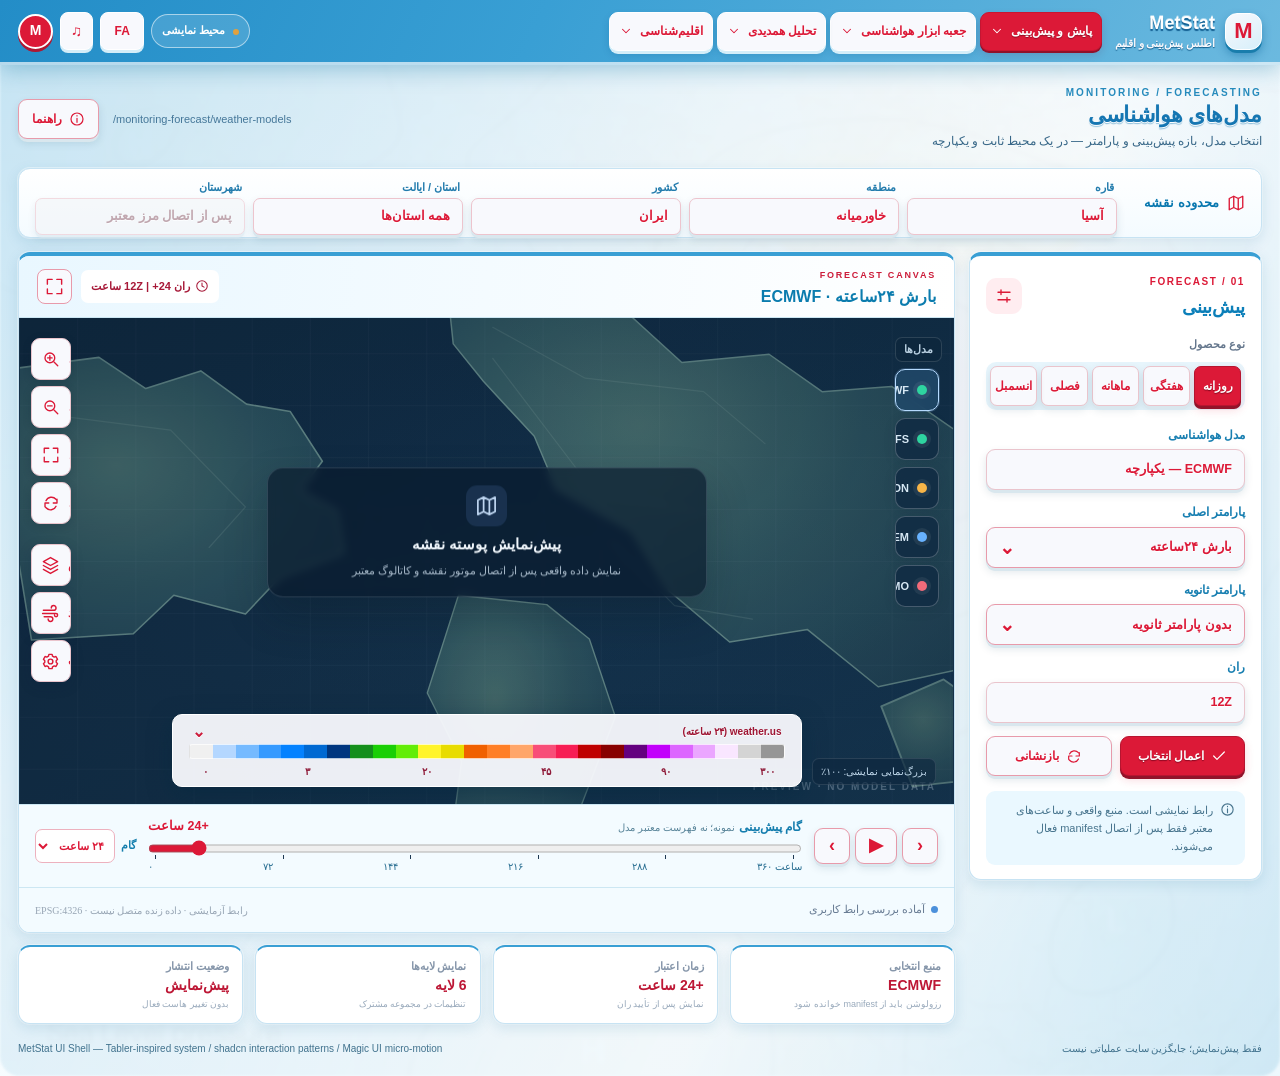
<file: ui_tabler_vnext_preview/index.html>
<!doctype html>
<html lang="fa" dir="rtl">
<head>
<meta charset="utf-8">
<meta name="viewport" content="width=device-width,initial-scale=1,viewport-fit=cover">
<meta name="color-scheme" content="light">
<meta name="referrer" content="strict-origin-when-cross-origin">
<meta http-equiv="Content-Security-Policy" content="default-src 'self'; img-src 'self' data:; style-src 'self'; script-src 'self'; connect-src 'none'; object-src 'none'; base-uri 'self'; form-action 'self'">
<title>MetStat — اطلس هواشناسی | پیش‌نمایش رابط کاربری</title>
<link rel="stylesheet" href="theme.css">
<link rel="stylesheet" href="vnext2.css">
<link rel="stylesheet" href="home-atmosphere.css">
<script defer src="app.js"></script>
<script defer src="palette-data.js"></script>
<script defer src="vnext2.js"></script>
</head>
<body data-ui-theme="sky-scarlet">
<svg class="ms-icons" xmlns="http://www.w3.org/2000/svg" aria-hidden="true" focusable="false">
  <symbol id="i-sun" viewBox="0 0 24 24"><circle cx="12" cy="12" r="4"/><path d="M12 2v2m0 16v2M4.93 4.93l1.42 1.42m11.3 11.3 1.42 1.42M2 12h2m16 0h2M4.93 19.07l1.42-1.42m11.3-11.3 1.42-1.42"/></symbol>
  <symbol id="i-map" viewBox="0 0 24 24"><path d="m3 6 6-3 6 3 6-3v15l-6 3-6-3-6 3zM9 3v15m6-12v15"/></symbol>
  <symbol id="i-chevron" viewBox="0 0 24 24"><path d="m6 9 6 6 6-6"/></symbol>
  <symbol id="i-layers" viewBox="0 0 24 24"><path d="m12 2 9 5-9 5-9-5 9-5zm-9 10 9 5 9-5M3 17l9 5 9-5"/></symbol>
  <symbol id="i-sliders" viewBox="0 0 24 24"><path d="M4 7h16M4 17h16M8 4v6m8 4v6"/></symbol>
  <symbol id="i-wind" viewBox="0 0 24 24"><path d="M3 8h13a3 3 0 1 0-3-3M2 12h17a2 2 0 1 1-2 2M4 16h8a3 3 0 1 1-3 3"/></symbol>
  <symbol id="i-zoom-in" viewBox="0 0 24 24"><circle cx="10.5" cy="10.5" r="6.5"/><path d="m16 16 5 5M7.5 10.5h6m-3-3v6"/></symbol>
  <symbol id="i-zoom-out" viewBox="0 0 24 24"><circle cx="10.5" cy="10.5" r="6.5"/><path d="m16 16 5 5M7.5 10.5h6"/></symbol>
  <symbol id="i-maximize" viewBox="0 0 24 24"><path d="M3 9V3h6m12 6V3h-6M3 15v6h6m12-6v6h-6"/></symbol>
  <symbol id="i-refresh" viewBox="0 0 24 24"><path d="M20 7v5h-5M4 17v-5h5m-3.7-3a8 8 0 0 1 13.3-2l1.4 1.4M4 17l1.4 1.4a8 8 0 0 0 13.3-2"/></symbol>
  <symbol id="i-info" viewBox="0 0 24 24"><circle cx="12" cy="12" r="9"/><path d="M12 11v6m0-10v.5"/></symbol>
  <symbol id="i-search" viewBox="0 0 24 24"><circle cx="10.5" cy="10.5" r="7"/><path d="m16 16 5 5"/></symbol>
  <symbol id="i-clock" viewBox="0 0 24 24"><circle cx="12" cy="12" r="9"/><path d="M12 7v5l3.5 2"/></symbol>
  <symbol id="i-download" viewBox="0 0 24 24"><path d="M12 3v12m-4-4 4 4 4-4M4 17v4h16v-4"/></symbol>
  <symbol id="i-setting" viewBox="0 0 24 24"><path d="M10 3h4l.6 2.3 2 1.1 2.3-.7 2 3.5-1.7 1.7v2.2l1.7 1.7-2 3.5-2.3-.7-2 1.1L14 21h-4l-.6-2.3-2-1.1-2.3.7-2-3.5 1.7-1.7v-2.2L3.1 9.2l2-3.5 2.3.7 2-1.1z"/><circle cx="12" cy="12" r="3"/></symbol>
  <symbol id="i-arrow" viewBox="0 0 24 24"><path d="m9 18 6-6-6-6"/></symbol>
  <symbol id="i-play" viewBox="0 0 24 24"><path d="m8 5 11 7-11 7z"/></symbol>
  <symbol id="i-pause" viewBox="0 0 24 24"><path d="M8 5v14m8-14v14"/></symbol>
  <symbol id="i-eye" viewBox="0 0 24 24"><path d="M2 12s4-7 10-7 10 7 10 7-4 7-10 7S2 12 2 12z"/><circle cx="12" cy="12" r="3"/></symbol>
  <symbol id="i-menu" viewBox="0 0 24 24"><path d="M4 6h16M4 12h16M4 18h16"/></symbol>
  <symbol id="i-check" viewBox="0 0 24 24"><path d="m4 12 5 5L20 6"/></symbol>
</svg>
<div class="ms-app" id="msApp">
  <header class="ms-header" aria-label="ناوبری اصلی">
    <div class="ms-header-right">
      <a class="ms-brand" href="/monitoring-forecast/weather-models" data-route aria-label="MetStat - صفحه مدل‌های هواشناسی"><span class="ms-brandmark" aria-hidden="true"><span>M</span></span><span class="ms-brandcopy"><strong>MetStat</strong><small>اطلس پیش‌بینی و اقلیم</small></span></a>
      <nav class="ms-nav" aria-label="صفحات اصلی">
 <div class="ms-nav-group" data-nav-group="weather-models"><button type="button" class="ms-top-item" data-menu-trigger="monitor" aria-controls="msMenuMonitor" aria-expanded="false" aria-haspopup="true"><span>پایش و پیش‌بینی</span><svg><use href="#i-chevron"/></svg></button><div class="ms-nav-menu" id="msMenuMonitor" hidden role="group" aria-label="زیرصفحات پایش و پیش‌بینی"><a href="/monitoring-forecast/weather-models" data-route data-nav="weather-models">مدل‌های هواشناسی</a><a href="/forecast-verification" data-route data-nav="forecast-verification">پایش دقت مدل‌ها</a><a href="/flash-flood" data-route data-nav="flash-flood">پایش سیلاب ناگهانی</a></div></div>
 <div class="ms-nav-group" data-nav-group="meteorological-tools"><button type="button" class="ms-top-item" data-menu-trigger="tools" aria-controls="msMenuTools" aria-expanded="false" aria-haspopup="true"><span>جعبه ابزار هواشناسی</span><svg><use href="#i-chevron"/></svg></button><div class="ms-nav-menu" id="msMenuTools" hidden role="group" aria-label="زیرصفحات جعبه ابزار"><a href="/meteorological-tools" data-route data-nav="meteorological-tools">صفحه ابزارها</a><a href="/rainfall-isohyet" data-route data-nav="rainfall-isohyet">تهیه نقشه همبارش</a></div></div>
 <div class="ms-nav-group" data-nav-group="synoptic-analysis"><button type="button" class="ms-top-item" data-menu-trigger="synoptic" aria-controls="msMenuSynoptic" aria-expanded="false" aria-haspopup="true"><span>تحلیل همدیدی</span><svg><use href="#i-chevron"/></svg></button><div class="ms-nav-menu" id="msMenuSynoptic" hidden role="group" aria-label="زیرصفحات تحلیل همدیدی"><a href="/synoptic-analysis" data-route data-nav="synoptic-analysis">نقشه‌های همدیدی</a></div></div>
 <div class="ms-nav-group" data-nav-group="climate-analytics"><button type="button" class="ms-top-item" data-menu-trigger="climate" aria-controls="msMenuClimate" aria-expanded="false" aria-haspopup="true"><span>اقلیم‌شناسی</span><svg><use href="#i-chevron"/></svg></button><div class="ms-nav-menu" id="msMenuClimate" hidden role="group" aria-label="زیرصفحات اقلیمی"><a href="/climate-analytics" data-route data-nav="climate-analytics">تحلیل شاخص‌های اقلیمی</a></div></div>
 </nav>
    </div>
    <div class="ms-header-left">
      <span class="ms-context-pill"><span class="ms-live-dot"></span> محیط نمایشی</span>
      <button class="ms-header-action" type="button" data-action="language" aria-label="تغییر زبان">FA</button>
      <button type="button" class="ms-sound-toggle" id="msSoundToggle" aria-label="بی‌صدا کردن صدای کلیک" title="صدای ظریف کلیک: روشن" aria-pressed="true">♫ <span>صدا</span></button><span class="ms-avatar" title="حساب کاربری نمایشی" aria-label="حساب کاربری">M</span>
    </div>
  </header>
  <main class="ms-main">
    <section class="ms-intro" aria-label="عنوان صفحه">
      <div class="ms-title-stack"><span class="ms-eyebrow">MONITORING / FORECASTING</span><h1 id="msPageTitle">مدل‌های هواشناسی</h1><p id="msPageSubtitle">انتخاب مدل، بازه پیش‌بینی و پارامتر — در یک محیط ثابت و یکپارچه</p></div>
      <div class="ms-intro-actions"><span class="ms-status-muted" id="msRouteLabel">/monitoring-forecast/weather-models</span><button class="ms-btn ms-btn-quiet" type="button" data-action="info"><svg><use href="#i-info"/></svg><span>راهنما</span></button></div>
    </section>
    <section class="ms-geo-bar card" aria-label="انتخاب محدوده‌های جغرافیایی">
      <div class="ms-geo-intro"><svg><use href="#i-map"/></svg><span>محدوده نقشه</span></div>
      <label class="ms-geo-select"><span>قاره</span><select id="msContinent" aria-label="انتخاب قاره"><option value="asia" selected>آسیا</option><option value="world">کل جهان</option><option value="europe">اروپا</option><option value="africa">آفریقا</option><option value="north-america">آمریکای شمالی</option><option value="south-america">آمریکای جنوبی</option><option value="oceania">اقیانوسیه</option></select></label>
      <label class="ms-geo-select"><span>منطقه</span><select id="msRegion" aria-label="انتخاب منطقه"><option value="middle-east" selected>خاورمیانه</option><option value="none">انتخاب کنید</option></select></label>
      <label class="ms-geo-select"><span>کشور</span><select id="msCountry" aria-label="انتخاب کشور"><option value="iran" selected>ایران</option><option value="none">انتخاب کنید</option></select></label>
      <label class="ms-geo-select"><span>استان / ایالت</span><select id="msProvince" aria-label="انتخاب استان یا ایالت"><option value="">همه استان‌ها</option><option value="fars">فارس (نمایشی)</option></select></label>
      <label class="ms-geo-select"><span>شهرستان</span><select id="msCounty" aria-label="انتخاب شهرستان" disabled><option value="">پس از اتصال مرز معتبر</option></select></label>
    </section>
    <div class="ms-workspace">
      <aside class="ms-forecast card" aria-label="تنظیمات پیش‌بینی">
        <div class="ms-panel-heading"><div><small>01 / FORECAST</small><h2>پیش‌بینی</h2></div><span class="ms-mini-icon"><svg><use href="#i-sliders"/></svg></span></div>
        <fieldset class="ms-periods"><legend>نوع محصول</legend><div class="ms-period-grid" role="group" aria-label="نوع پیش‌بینی"><button type="button" class="ms-period active" data-period="daily" aria-pressed="true">روزانه</button><button type="button" class="ms-period" data-period="weekly" aria-pressed="false">هفتگی</button><button type="button" class="ms-period" data-period="monthly" aria-pressed="false">ماهانه</button><button type="button" class="ms-period" data-period="seasonal" aria-pressed="false">فصلی</button><button type="button" class="ms-period" data-period="ensemble" aria-pressed="false">انسمبل</button></div></fieldset>
        <div class="ms-field"><label for="msModel">مدل هواشناسی</label><select class="form-select" id="msModel"><option value="ecmwf">ECMWF — یکپارچه</option><option value="gfs">GFS — یکپارچه</option><option value="icon">ICON</option><option value="gem">GEM / GDPS</option><option value="ukmo">UKMO</option></select></div>
        <div class="ms-field ms-parameter-field" data-picker="main"><span class="ms-param-title">پارامتر اصلی</span><select id="msMainParameter" class="ms-compat-select" tabindex="-1" aria-hidden="true" aria-label="پارامتر اصلی (مقدار سازگاری)"><option value="p24" selected>بارش ۲۴ساعته</option><option value="p6">بارش ۶ساعته</option><option value="p1">بارش ۱ساعته</option><option value="pacc">بارش تجمعی</option><option value="t2m">دمای ۲ متری</option><option value="t850">دمای تراز ۸۵۰</option><option value="tanom">آنومالی دما</option><option value="z500">ارتفاع ژئوپتانسیل ۵۰۰</option><option value="mslp">فشار سطح دریا</option><option value="rh">رطوبت نسبی</option><option value="wind">باد</option><option value="cape">CAPE</option></select><button type="button" class="ms-param-trigger" data-param-open="main" aria-controls="msParamPanelMain" aria-expanded="false"><span id="msParamValueMain">بارش ۲۴ساعته</span><span class="ms-triangle">⌄</span></button><div class="ms-param-panel" id="msParamPanelMain" hidden>
<details open><summary>بارش و برف</summary><button type="button" data-param-choice="main" data-param-value="p24">بارش ۲۴ساعته</button><button type="button" data-param-choice="main" data-param-value="p6">بارش ۶ساعته</button><button type="button" data-param-choice="main" data-param-value="p1">بارش ۱ساعته</button><button type="button" data-param-choice="main" data-param-value="pacc">بارش تجمعی</button></details>
<details><summary>دما و آنومالی‌ها</summary><button type="button" data-param-choice="main" data-param-value="t2m">دمای ۲ متری</button><button type="button" data-param-choice="main" data-param-value="t850">دمای تراز ۸۵۰</button><button type="button" data-param-choice="main" data-param-value="tanom">آنومالی دما</button></details>
<details><summary>فشار و ارتفاع ژئوپتانسیل</summary><button type="button" data-param-choice="main" data-param-value="mslp">فشار سطح دریا</button><button type="button" data-param-choice="main" data-param-value="z500">ارتفاع ژئوپتانسیل ۵۰۰</button></details>
<details><summary>باد و رطوبت و همرفت</summary><button type="button" data-param-choice="main" data-param-value="rh">رطوبت نسبی</button><button type="button" data-param-choice="main" data-param-value="wind">باد</button><button type="button" data-param-choice="main" data-param-value="cape">CAPE</button></details>
</div></div>
        <div class="ms-field ms-parameter-field" data-picker="secondary"><span class="ms-param-title">پارامتر ثانویه</span><select id="msSecondaryParameter" class="ms-compat-select" tabindex="-1" aria-hidden="true" aria-label="پارامتر ثانویه (مقدار سازگاری)"><option value="none" selected>بدون پارامتر ثانویه</option><option value="wind">بردار باد</option><option value="rh">رطوبت نسبی</option><option value="anomaly">آنومالی</option><option value="mslp">فشار سطح دریا</option><option value="z500">ارتفاع ژئوپتانسیل ۵۰۰</option></select><button type="button" class="ms-param-trigger" data-param-open="secondary" aria-controls="msParamPanelSecondary" aria-expanded="false"><span id="msParamValueSecondary">بدون پارامتر ثانویه</span><span class="ms-triangle">⌄</span></button><div class="ms-param-panel" id="msParamPanelSecondary" hidden><button type="button" class="ms-param-none" data-param-choice="secondary" data-param-value="none">بدون پارامتر ثانویه</button><details open><summary>باد و رطوبت</summary><button type="button" data-param-choice="secondary" data-param-value="wind">بردار باد</button><button type="button" data-param-choice="secondary" data-param-value="rh">رطوبت نسبی</button></details><details><summary>آنومالی و همدیدی</summary><button type="button" data-param-choice="secondary" data-param-value="anomaly">آنومالی</button><button type="button" data-param-choice="secondary" data-param-value="mslp">فشار سطح دریا</button><button type="button" data-param-choice="secondary" data-param-value="z500">ارتفاع ژئوپتانسیل ۵۰۰</button></details></div></div>
        <div class="ms-duo ms-run-only"><div class="ms-field"><label for="msRun">ران</label><select class="form-select" id="msRun"><option value="00">00Z</option><option value="06">06Z</option><option value="12" selected>12Z</option><option value="18">18Z</option></select></div><select id="msLead" class="ms-compat-select" tabindex="-1" aria-hidden="true" aria-label="ساعت گام پیش‌بینی (مقدار پنهان سازگاری)"><option value="0">+0</option><option value="6">+6</option><option value="12">+12</option><option value="18">+18</option><option value="24" selected>+24</option><option value="36">+36</option><option value="48">+48</option><option value="60">+60</option><option value="72">+72</option><option value="96">+96</option><option value="120">+120</option><option value="144">+144</option><option value="168">+168</option><option value="192">+192</option><option value="216">+216</option><option value="240">+240</option><option value="264">+264</option><option value="288">+288</option><option value="312">+312</option><option value="336">+336</option><option value="360">+360</option></select></div>
        
        <div class="ms-forecast-actions"><button class="ms-btn ms-btn-primary" type="button" data-action="apply"><svg><use href="#i-check"/></svg>اعمال انتخاب</button><button class="ms-btn ms-btn-secondary" type="button" data-action="reset"><svg><use href="#i-refresh"/></svg>بازنشانی</button></div>
        <div class="ms-note"><svg><use href="#i-info"/></svg><p>رابط نمایشی است. منبع واقعی و ساعت‌های معتبر فقط پس از اتصال manifest فعال می‌شوند.</p></div>
      </aside>
      <section class="ms-map-column" aria-label="نمایش نقشه و نمودار">
        <div class="ms-map-card card">
          <div class="ms-map-heading"><div><span class="ms-map-kicker">FORECAST CANVAS</span><h2 id="msMapTitle">بارش ۲۴ ساعته · ECMWF</h2></div><div class="ms-map-heading-actions"><span class="ms-map-meta"><svg><use href="#i-clock"/></svg><span id="msMapValid">ران 12Z | +۲۴ ساعت</span></span><button class="ms-btn-icon ms-compact-toggle" type="button" data-action="fullscreen" aria-label="نمای تمام صفحه" aria-pressed="false"><svg><use href="#i-maximize"/></svg></button></div></div>
          <div class="ms-map-surface" id="msMapSurface" tabindex="0" aria-label="بوم نقشه؛ فعلاً نمایشی و فاقد داده واقعی">
            <svg class="ms-faux-map" xmlns="http://www.w3.org/2000/svg" viewBox="0 0 900 500" preserveAspectRatio="xMidYMid slice" role="img" aria-label="پس‌زمینه شماتیک برای بررسی رابط، نه نقشه پیش‌بینی واقعی">
              <defs><linearGradient id="sea" x1="0" y1="0" x2="1" y2="1"><stop offset="0" stop-color="#10263c"/><stop offset="1" stop-color="#173955"/></linearGradient><radialGradient id="land" cx=".36" cy=".38" r=".8"><stop offset="0" stop-color="#567e77"/><stop offset=".52" stop-color="#365e66"/><stop offset="1" stop-color="#254758"/></radialGradient><pattern id="grid" width="56" height="50" patternUnits="userSpaceOnUse"><path d="M56 0H0V50" fill="none" stroke="#dce9ee" stroke-width=".7" opacity=".10"/></pattern></defs>
              <rect width="900" height="500" fill="url(#sea)"/><path d="M-30 68 77 54l45 30 53-17 44 32 42 7 31 48-21 28 35 20 6 40-61 24-33 35-69-18-39 37-98 6Z" fill="url(#land)" stroke="#7da39b" stroke-width="1.5" opacity=".90"/><path d="m410-35 83 25 88 17 57 52 84-8 51 36 67-5 90 62v205l-103 22-68-55-75 12-58-49-36-58-73-41-21-50-49-53-29-36z" fill="url(#land)" stroke="#7da39b" stroke-width="1.4" opacity=".91"/><path d="m423 283 85 9 41 33 25 75-35 91-67 54-54-42 8-60-33-66z" fill="url(#land)" stroke="#7da39b" stroke-width="1.3" opacity=".88"/><path d="m830 390 60-26 42 30 10 64-82 9z" fill="url(#land)" stroke="#7da39b" opacity=".9"/><path d="m44 111 102 13 72 74-35 39m273-212 89 49 114 13 59 50m-262-82 95 125 110 25m-91 26 61 62 75 13" fill="none" stroke="#9db8ad" stroke-width="1.1" opacity=".21"/><rect width="900" height="500" fill="url(#grid)"/>
            </svg>
            <span class="ms-map-watermark">PREVIEW · NO MODEL DATA</span>
            <div class="ms-map-empty"><span class="ms-map-empty-icon"><svg><use href="#i-map"/></svg></span><strong>پیش‌نمایش پوسته نقشه</strong><span>نمایش داده واقعی پس از اتصال موتور نقشه و کاتالوگ معتبر</span></div>
            <div class="ms-model-rail" id="msModelRail" role="group" aria-label="دسترسی سریع مدل‌ها"><div class="ms-rail-label">مدل‌ها</div><button class="ms-rail-chip is-selected" type="button" data-quick-model="ecmwf" data-status="ready" aria-label="ECMWF - وضعیت نمایشی" aria-pressed="true"><span class="ms-chip-marker"></span><span class="ms-chip-name">ECMWF</span><span class="ms-chip-caption">نمونه</span></button><button class="ms-rail-chip" type="button" data-quick-model="gfs" data-status="ready" aria-label="GFS - وضعیت نمایشی" aria-pressed="false"><span class="ms-chip-marker"></span><span class="ms-chip-name">GFS</span><span class="ms-chip-caption">نمونه</span></button><button class="ms-rail-chip" type="button" data-quick-model="icon" data-status="updating" aria-label="ICON - درحال به‌روزرسانی نمایشی" aria-pressed="false"><span class="ms-chip-marker"></span><span class="ms-chip-name">ICON</span><span class="ms-chip-caption">نمونه</span></button><button class="ms-rail-chip" type="button" data-quick-model="gem" data-status="partial" aria-label="GEM - وضعیت آزمایشی" aria-pressed="false"><span class="ms-chip-marker"></span><span class="ms-chip-name">GEM</span><span class="ms-chip-caption">نمونه</span></button><button class="ms-rail-chip" type="button" data-quick-model="ukmo" data-status="missing" aria-label="UKMO - وضعیت آزمایشی" aria-pressed="false"><span class="ms-chip-marker"></span><span class="ms-chip-name">UKMO</span><span class="ms-chip-caption">نمونه</span></button></div>
            <div class="ms-map-left-rail" role="group" aria-label="ابزارهای اصلی نقشه"><button type="button" class="ms-rail-tool" data-action="zoom-in" data-label="بزرگ‌نمایی" aria-label="بزرگ‌نمایی"><svg><use href="#i-zoom-in"/></svg><span>بزرگ‌نمایی</span></button><button type="button" class="ms-rail-tool" data-action="zoom-out" data-label="کوچک‌نمایی" aria-label="کوچک‌نمایی"><svg><use href="#i-zoom-out"/></svg><span>کوچک‌نمایی</span></button><button type="button" class="ms-rail-tool" data-action="extent" data-label="گستره کامل" aria-label="گستره کامل"><svg><use href="#i-maximize"/></svg><span>گستره کامل</span></button><button type="button" class="ms-rail-tool ms-refresh-tool" data-action="refresh" data-label="تازه‌سازی" aria-label="تازه‌سازی"><svg><use href="#i-refresh"/></svg><span>تازه‌سازی</span></button></div>
            <div class="ms-overlay-group" role="group" aria-label="تنظیمات لایه‌ها و نمایش نقشه"><button type="button" class="ms-overlay-button" data-action="layers" aria-label="بازکردن تنظیمات لایه‌ها" aria-controls="msLayerPanel" aria-expanded="false"><svg><use href="#i-layers"/></svg><span>لایه‌ها و نمایش</span></button><button type="button" class="ms-overlay-button" data-action="wind" aria-label="نمایش تنظیمات باد" aria-controls="msLayerPanel"><svg><use href="#i-wind"/></svg><span>باد</span></button><button type="button" class="ms-overlay-button" data-action="settings" aria-label="تنظیمات نقشه" aria-controls="msLayerPanel"><svg><use href="#i-setting"/></svg><span>تنظیمات</span></button></div>
            <div class="ms-layer-panel" id="msLayerPanel" role="region" aria-label="لایه‌ها و کیفیت نمایش" aria-hidden="true" inert>
              <div class="ms-layer-head"><div><small>02 / MAP DISPLAY</small><h3>لایه‌ها و نمایش</h3></div><button type="button" class="ms-close" data-action="close-layers" aria-label="بستن پنل لایه‌ها">×</button></div>
              <div class="ms-layer-scroll"><fieldset class="ms-layer-set"><legend>لایه‌های جغرافیایی</legend><label class="ms-switch-row"><span>مرز شهرستان‌ها</span><input type="checkbox" data-layer="counties" checked><span class="ms-switch"></span></label><label class="ms-switch-row"><span>نقاط شهرهای کوچک</span><input type="checkbox" data-layer="towns" checked><span class="ms-switch"></span></label><label class="ms-switch-row"><span>روستاها</span><input type="checkbox" data-layer="villages"><span class="ms-switch"></span></label><label class="ms-switch-row"><span>راه‌ها</span><input type="checkbox" data-layer="roads" checked><span class="ms-switch"></span></label><label class="ms-switch-row"><span>رودخانه‌ها</span><input type="checkbox" data-layer="rivers" checked><span class="ms-switch"></span></label><label class="ms-switch-row"><span>دریاچه‌ها</span><input type="checkbox" data-layer="lakes" checked><span class="ms-switch"></span></label></fieldset><fieldset class="ms-layer-set"><legend>لیبل‌ها و خطوط</legend><label class="ms-switch-row"><span>نمایش نام مکان‌ها</span><input type="checkbox" data-layer="labels" checked><span class="ms-switch"></span></label><label class="ms-slider-row">ضخامت خطوط <output id="msLineWidthOutput">۲ px</output><input id="msLineWidth" type="range" min="1" max="6" step="1" value="2"></label><label class="ms-slider-row">اندازه برچسب‌ها <output id="msLabelSizeOutput">۱۴ px</output><input id="msLabelSize" type="range" min="11" max="20" step="1" value="14"></label></fieldset><fieldset class="ms-layer-set"><legend>حرکت باد</legend><label class="ms-switch-row"><span>انیمیشن ذرات باد</span><input type="checkbox" data-layer="wind"><span class="ms-switch"></span></label><label class="ms-slider-row">سرعت انیمیشن <output id="msWindSpeedOutput">۱ ×</output><input id="msWindSpeed" type="range" min="1" max="5" step="1" value="1"></label></fieldset></div>
              <div class="ms-layer-footer"><span>تغییرات از رویداد به موتور نقشه ارسال می‌شود.</span></div>
            </div>
            <div class="ms-colorbar ms-colorbar-picker" id="msPalettePicker"><button class="ms-palette-trigger" type="button" id="msPaletteTrigger" data-palette-toggle aria-controls="msPaletteOptions" aria-expanded="false" aria-label="انتخاب رنگ‌بندی با پیش‌نمایش رنگی"><span class="ms-palette-top"><span id="msPaletteTitle">weather.us — بارش ۲۴ساعته</span><span class="ms-palette-chevron">⌄</span></span><span class="ms-gradient-scale" id="msSelectedPaletteStrip" aria-hidden="true"></span></button><div class="ms-colorbar-labels" id="msPaletteNumericLabels" dir="ltr" aria-label="اعداد رنگ‌بندی واقعی از کتابخانه قدیمی"> <span>۰</span><span>۵۰</span><span>۱۰۰</span><span>۱۵۰</span><span>۳۰۰</span></div><div class="ms-palette-options" id="msPaletteOptions" hidden role="group" aria-label="انتخاب رنگ‌بندی پارامتر"><div class="ms-palette-list-head"><strong>انتخاب رنگ‌بندی</strong><small>نمونه‌های بازیابی‌شده از کتابخانه MetStat</small></div><div class="ms-palette-scroll" id="msPaletteList"></div></div></div>
            <span class="ms-zoom-label" id="msZoomInfo">بزرگ‌نمایی نمایشی: ۱۰۰٪</span>
          </div>
          <div class="ms-timeline ms-forecast-track" aria-label="نوار پیشرفته گام پیش‌بینی"><div class="ms-track-navigation"><button type="button" class="ms-track-btn" data-timeline="previous" aria-label="گام قبلی">‹</button><button type="button" class="ms-track-btn ms-track-play" data-timeline="play" id="msTimelinePlay" aria-label="پخش گام‌های پیش‌بینی" aria-pressed="false">▶</button><button type="button" class="ms-track-btn" data-timeline="next" aria-label="گام بعدی">›</button></div><div class="ms-track-body"><div class="ms-track-line"><span class="ms-track-caption">گام پیش‌بینی <small>نمونه؛ نه فهرست معتبر مدل</small></span><strong id="msLeadText">+۲۴ ساعت</strong></div><input type="range" min="0" max="360" step="6" value="24" id="msLeadRange" aria-label="تغییر گام پیش‌بینی؛ ساعت نمونه" list="msLeadTicks"><datalist id="msLeadTicks"><option value="0"></option><option value="72"></option><option value="144"></option><option value="216"></option><option value="288"></option><option value="360"></option></datalist><div class="ms-timeline-mark" aria-hidden="true"><span>۰</span><span>۷۲</span><span>۱۴۴</span><span>۲۱۶</span><span>۲۸۸</span><span>۳۶۰ ساعت</span></div></div><label class="ms-track-step">گام <select id="msStepSize" aria-label="فاصله حرکت بین گام‌ها"><option value="6">۶ ساعت</option><option value="12">۱۲ ساعت</option><option value="24" selected>۲۴ ساعت</option></select></label></div>
<div class="ms-map-footer"><div class="ms-footer-status"><span class="ms-status-circle"></span><span id="msActionStatus" role="status" aria-live="polite">آماده بررسی رابط کاربری</span></div><div class="ms-footer-meta">EPSG:4326 <span aria-hidden="true">·</span> رابط آزمایشی <span aria-hidden="true">·</span> داده زنده متصل نیست</div></div>
        </div>
        <div class="ms-insight-strip"><article class="ms-stat card"><span>منبع انتخابی</span><strong id="msStatSource">ECMWF</strong><small>رزولوشن باید از manifest خوانده شود</small></article><article class="ms-stat card"><span>زمان اعتبار</span><strong id="msStatValid">+۲۴ ساعت</strong><small>نمایش پس از تأیید ران</small></article><article class="ms-stat card"><span>نمایش لایه‌ها</span><strong id="msStatLayers">۵ لایه</strong><small>تنظیمات در مجموعه مشترک</small></article><article class="ms-stat card"><span>وضعیت انتشار</span><strong>پیش‌نمایش</strong><small>بدون تغییر هاست فعال</small></article></div>
      </section>
    </div>
    <footer class="ms-page-foot"><span>MetStat UI Shell — Tabler-inspired system / shadcn interaction patterns / Magic UI micro-motion</span><span>فقط پیش‌نمایش؛ جایگزین سایت عملیاتی نیست</span></footer>
  </main>
</div>
<div class="ms-toast" id="msToast" role="status" aria-live="polite"></div>
</body>
</html>
</file>
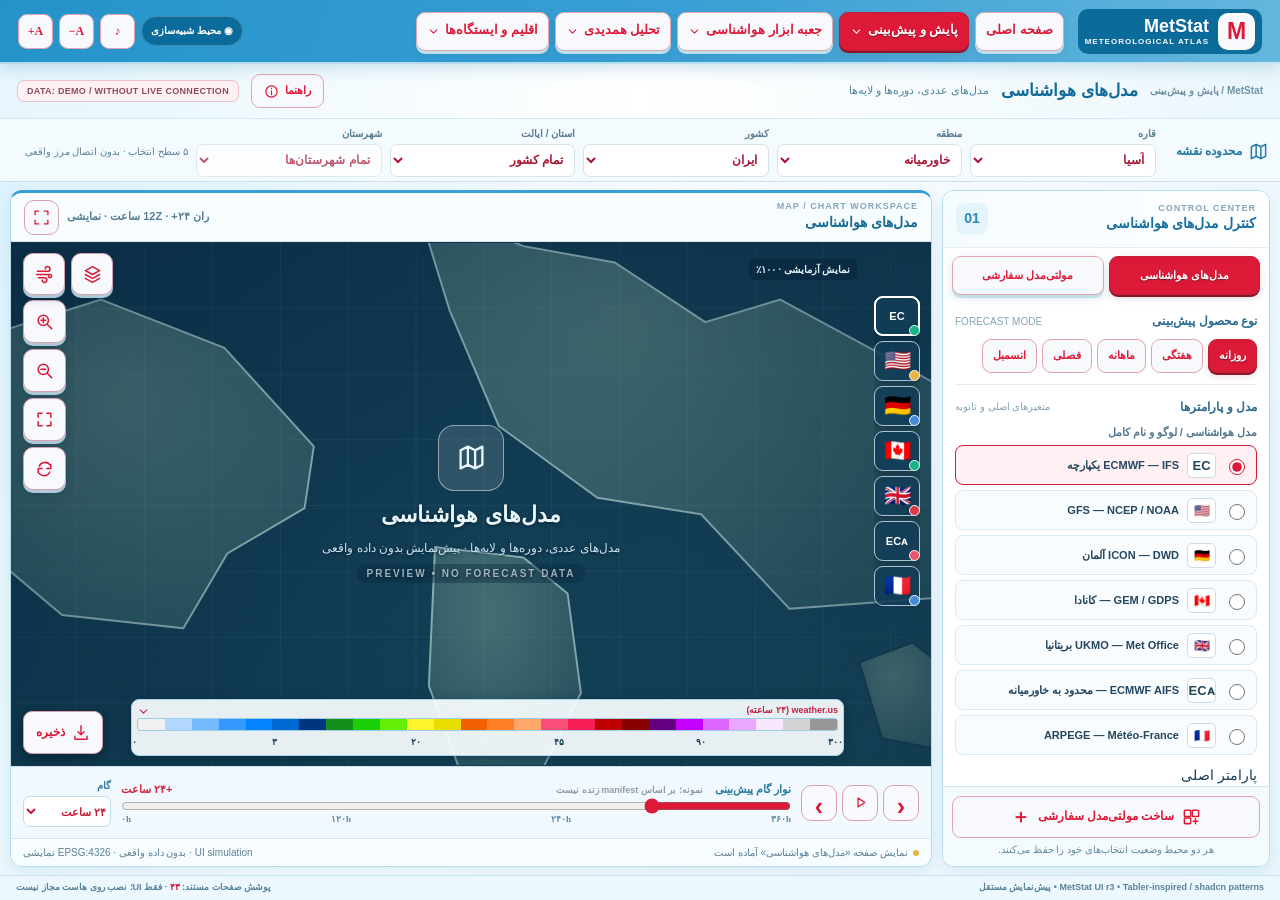
<file: ui_tabler_vnext_r3/index.html>
<!doctype html>
<html lang="fa" dir="rtl">
<head>
<meta charset="utf-8">
<meta name="viewport" content="width=device-width, initial-scale=1, minimum-scale=0.5, maximum-scale=5, user-scalable=yes, viewport-fit=cover">
<meta name="color-scheme" content="light">
<meta name="referrer" content="no-referrer">
<meta http-equiv="Content-Security-Policy" content="default-src 'self'; script-src 'self'; style-src 'self'; img-src 'self' data:; font-src 'self'; connect-src 'none'; object-src 'none'; frame-src 'none'; base-uri 'none'; form-action 'self'">
<title>MetStat Atlas — نسخه نمایشی جامع r3</title>
<link rel="stylesheet" href="styles.css">
<script defer src="route-data.js"></script>
<script defer src="palette-data.js"></script>
<script defer src="app.js"></script>
</head>
<body>
<svg class="sprite" xmlns="http://www.w3.org/2000/svg" aria-hidden="true">
<symbol id="i-map" viewBox="0 0 24 24"><path d="m3 6 6-3 6 3 6-3v15l-6 3-6-3-6 3zM9 3v15m6-12v15"/></symbol>
<symbol id="i-layers" viewBox="0 0 24 24"><path d="m12 2 9 5-9 5-9-5 9-5zm-9 10 9 5 9-5M3 17l9 5 9-5"/></symbol>
<symbol id="i-zoom-in" viewBox="0 0 24 24"><circle cx="10.5" cy="10.5" r="6.5"/><path d="m16 16 5 5M7.5 10.5h6m-3-3v6"/></symbol>
<symbol id="i-zoom-out" viewBox="0 0 24 24"><circle cx="10.5" cy="10.5" r="6.5"/><path d="m16 16 5 5M7.5 10.5h6"/></symbol>
<symbol id="i-extent" viewBox="0 0 24 24"><path d="M4 9V4h5m6 0h5v5M4 15v5h5m6 0h5v-5"/></symbol>
<symbol id="i-refresh" viewBox="0 0 24 24"><path d="M20 7v5h-5M4 17v-5h5m-3.7-3a8 8 0 0 1 13.3-2l1.4 1.4M4 17l1.4 1.4a8 8 0 0 0 13.3-2"/></symbol>
<symbol id="i-save" viewBox="0 0 24 24"><path d="M12 3v12m-4-4 4 4 4-4M4 17v4h16v-4"/></symbol>
<symbol id="i-chevron" viewBox="0 0 24 24"><path d="m6 9 6 6 6-6"/></symbol>
<symbol id="i-close" viewBox="0 0 24 24"><path d="M5 5l14 14M19 5 5 19"/></symbol>
<symbol id="i-expand" viewBox="0 0 24 24"><path d="M8 3H3v5m13-5h5v5M3 16v5h5m13-5v5h-5"/></symbol>
<symbol id="i-wind" viewBox="0 0 24 24"><path d="M3 8h13a3 3 0 1 0-3-3M2 12h17a2 2 0 1 1-2 2M4 16h8a3 3 0 1 1-3 3"/></symbol>
<symbol id="i-settings" viewBox="0 0 24 24"><path d="M10 3h4l.6 2.3 2 1.1 2.3-.7 2 3.5-1.7 1.7v2.2l1.7 1.7-2 3.5-2.3-.7-2 1.1L14 21h-4l-.6-2.3-2-1.1-2.3.7-2-3.5 1.7-1.7v-2.2L3.1 9.2l2-3.5 2.3.7 2-1.1z"/><circle cx="12" cy="12" r="3"/></symbol>
<symbol id="i-chart" viewBox="0 0 24 24"><path d="M3 3v18h18M6 15l4-5 4 2 5-8"/></symbol>
<symbol id="i-upload" viewBox="0 0 24 24"><path d="M12 17V3m-5 5 5-5 5 5M4 17v4h16v-4"/></symbol>
<symbol id="i-info" viewBox="0 0 24 24"><circle cx="12" cy="12" r="9"/><path d="M12 11v6m0-10v.4"/></symbol>
<symbol id="i-multi" viewBox="0 0 24 24"><rect x="3" y="4" width="8" height="8" rx="1"/><rect x="13" y="4" width="8" height="8" rx="1"/><rect x="3" y="14" width="8" height="7" rx="1"/><path d="M17 15v6m-3-3h6"/></symbol>
<symbol id="i-play" viewBox="0 0 24 24"><path d="m8 5 11 7-11 7z"/></symbol>
<symbol id="i-pause" viewBox="0 0 24 24"><path d="M8 5v14m8-14v14"/></symbol>
<symbol id="i-back" viewBox="0 0 24 24"><path d="M4 12h16m-5-5 5 5-5 5"/></symbol>
<symbol id="i-eye" viewBox="0 0 24 24"><path d="M2 12s4-7 10-7 10 7 10 7-4 7-10 7S2 12 2 12z"/><circle cx="12" cy="12" r="3"/></symbol>
<symbol id="i-search" viewBox="0 0 24 24"><circle cx="10.5" cy="10.5" r="7"/><path d="m16 16 5 5"/></symbol>
<symbol id="i-reset" viewBox="0 0 24 24"><path d="M3 7v5h5M21 17v-5h-5M5 16a8 8 0 0 0 14 2M19 8a8 8 0 0 0-14-2"/></symbol>
</svg>
<div id="app" class="app" data-mode="forecast">
  <header class="header" id="header">
    <a class="brand" href="/" data-route title="صفحه اصلی MetStat"><span class="brand-mark">M</span><span><b>MetStat</b><small>METEOROLOGICAL ATLAS</small></span></a>
    <nav class="main-nav" id="mainNav" aria-label="منوی اصلی سایت"></nav>
    <div class="header-tools"><span class="preview-state">◉ محیط شبیه‌سازی</span><button class="control head-action" id="soundBtn" type="button" title="خاموش/روشن کردن صدای کلیک" aria-pressed="false">♪</button><button class="control head-action" id="uiSmaller" title="کوچک‌کردن نوشته‌های منو" aria-label="کوچک‌کردن نوشته‌های منو">A−</button><button class="control head-action" id="uiBigger" title="بزرگ‌کردن نوشته‌های منو" aria-label="بزرگ‌کردن نوشته‌های منو">A+</button></div>
  </header>
  <div class="title-strip" id="titleStrip"><div class="title-stack"><span class="breadcrumb" id="breadcrumb"></span><strong id="pageTitle">مدل‌های هواشناسی</strong><span class="micro" id="pageSubtitle"></span></div><div class="title-actions"><button class="control mini" id="helpBtn" type="button">راهنما <svg><use href="#i-info"/></svg></button><span class="non-live">DATA: DEMO / WITHOUT LIVE CONNECTION</span></div></div>
  <section class="geo-bar" aria-label="مناطق جغرافیایی پنج‌گانه">
    <span class="geo-title"><svg><use href="#i-map"/></svg> محدوده نقشه</span>
    <label>قاره<select id="geoContinent" aria-label="انتخاب قاره"></select></label>
    <label>منطقه<select id="geoRegion" aria-label="انتخاب منطقه"></select></label>
    <label>کشور<select id="geoCountry" aria-label="انتخاب کشور"></select></label>
    <label>استان / ایالت<select id="geoProvince" aria-label="انتخاب استان"></select></label>
    <label>شهرستان<select id="geoCounty" aria-label="انتخاب شهرستان"></select></label>
    <div class="geo-extra" id="geoNote">زوم نمایشی · مرزها متصل نیستند</div>
  </section>
  <main class="workspace" id="workspace">
    <aside class="sidebar" id="sidebar" aria-label="تنظیمات صفحه"><div class="sidebar-head"><div><span class="smallcap">CONTROL CENTER</span><strong id="panelTitle">تنظیمات مدل‌های هواشناسی</strong></div><span class="side-mark">01</span></div>
      <div class="sidebar-switch" id="sidebarSwitch"><button class="tab-switch is-active" id="forecastTab" type="button" aria-pressed="true">مدل‌های هواشناسی</button><button class="tab-switch" id="customTab" type="button" aria-pressed="false">مولتی‌مدل سفارشی</button></div>
      <div class="sidebar-content" id="sidebarContent"></div>
      <div class="sidebar-bottom"><button id="customShortcut" class="control custom-shortcut" type="button"><svg><use href="#i-multi"/></svg><span>ساخت مولتی‌مدل سفارشی</span><b>＋</b></button><span class="sidebar-footnote">هر دو محیط وضعیت انتخاب‌های خود را حفظ می‌کنند.</span></div>
    </aside>
    <section class="content" id="content" aria-label="کادر اصلی نقشه یا نمودار">
      <div class="map-card" id="mapCard">
        <div class="map-topbar"><div class="map-title"><span class="smallcap">MAP / CHART WORKSPACE</span><b id="mapTitle">ECMWF · بارش ۲۴ ساعته</b></div><div class="map-meta"><span id="mapInfo">ران نمایشی 12Z · +۲۴ ساعت</span><button class="icon-btn top-icon" id="fullscreenBtn" aria-label="ورود یا خروج از تمام صفحه" title="تمام صفحه"><svg><use href="#i-expand"/></svg></button></div></div>
        <div class="map-stage" id="mapStage" tabindex="0" aria-label="کادر نمایشی نقشه؛ فاقد داده هواشناسی واقعی">
          <div class="view-layer regular-view" id="regularView"><div class="schematic" id="schematic"><svg viewBox="0 0 900 510" preserveAspectRatio="xMidYMid slice" aria-hidden="true"><defs><linearGradient id="sea" x1="0" y1="0" x2="1" y2="1"><stop stop-color="#0b314a"/><stop offset="1" stop-color="#17485c"/></linearGradient><radialGradient id="land" cx=".4" cy=".3" r="1"><stop stop-color="#567e7d"/><stop offset="1" stop-color="#24525f"/></radialGradient><pattern id="grid" width="66" height="64" patternUnits="userSpaceOnUse"><path d="M66 0H0V64" fill="none" stroke="#b4d2dc" stroke-opacity=".20" stroke-width=".7"/></pattern></defs><rect width="900" height="510" fill="url(#sea)"/><path d="M-18 90 90 56l120 47 87 96-9 60-75 44-43 73-118-13-64-54z" fill="url(#land)" stroke="#b2d0cf" opacity=".87"/><path d="m397-38 104 42 89 16 88 58 73-22 157 85v205l-148 11-86-92-101-16-96-70-48-113z" fill="url(#land)" stroke="#b2d0cf" opacity=".86"/><path d="m415 297 86 10 43 35 13 97-48 95-67-12-33-90z" fill="url(#land)" stroke="#b2d0cf" opacity=".86"/><path d="m828 409 52-19 35 27v79l-65-13z" fill="url(#land)"/><rect width="900" height="510" fill="url(#grid)"/></svg></div>
            <div class="map-placeholder" id="mapPlaceholder"><span class="placeholder-icon"><svg><use href="#i-map"/></svg></span><strong id="placeholderTitle">بوم پیش‌نمایش نقشه</strong><small id="placeholderSub">این نقشه نمونه رابط کاربری است؛ داده پیش‌بینی واقعی ندارد</small><span class="map-watermark">PREVIEW • NO FORECAST DATA</span></div>
          </div>
          <div class="view-layer custom-view" id="customView" aria-hidden="true"><div class="custom-canvas-grid" id="customCanvasGrid"></div><div class="custom-legend" id="customLegend"><span class="custom-lead">مولتی‌مدل سفارشی</span><b id="customCanvasTitle">برای ساخت پیش‌نمایش، مدل‌ها و وزن‌ها را تعیین کن</b><small id="customCanvasDesc">این محیط گرافیکی است؛ هیچ رستری محاسبه نشده است.</small></div></div>
          <div class="view-layer home-view" id="homeView" aria-hidden="true"><div class="home-overlay"><small>MetStat • WORKSPACE OVERVIEW</small><h2>هواشناسی، نقشه و تحلیل در یک محیط</h2><p>از منوهای اصلی برای مشاهده ۴۳ بخش شبیه‌سازی‌شده استفاده کن. هیچ داده زنده‌ای در این فایل بارگذاری نمی‌شود.</p><div id="homeCards" class="home-cards"></div></div></div>
          <div class="map-left-rail" id="mapLeftRail" aria-label="ابزارهای نقشه"><button class="icon-btn" id="zoomIn" title="بزرگ‌نمایی" aria-label="بزرگ‌نمایی"><svg><use href="#i-zoom-in"/></svg></button><button class="icon-btn" id="zoomOut" title="کوچک‌نمایی" aria-label="کوچک‌نمایی"><svg><use href="#i-zoom-out"/></svg></button><button class="icon-btn" id="fullExtent" title="گستره کامل" aria-label="گستره کامل"><svg><use href="#i-extent"/></svg></button><button class="icon-btn" id="refreshMap" title="رفرش نقشه" aria-label="رفرش نقشه"><svg><use href="#i-refresh"/></svg></button></div>
          <div class="map-right-rail" id="mapModelRail" aria-label="مدل‌ها و وضعیت آپدیت"></div>
          <div class="layer-trigger"><button class="icon-btn" id="layersBtn" title="لایه‌ها و تنظیمات نمایش" aria-expanded="false" aria-controls="layersPanel" aria-label="لایه‌ها"><svg><use href="#i-layers"/></svg></button><button class="icon-btn" id="windBtn" title="انیمیشن باد" aria-label="انیمیشن باد"><svg><use href="#i-wind"/></svg></button></div>
          <div class="layers-panel" id="layersPanel" hidden><div class="layers-header"><b>لایه‌ها و نمایش</b><button class="close-small" id="layersClose" aria-label="بستن تنظیمات لایه">×</button></div><div class="layers-scroll" id="layersControls"></div></div>
          <div class="map-save"><button class="save-control" id="saveBtn" type="button" title="خروجی نقشه" aria-label="ذخیره و خروجی"><svg><use href="#i-save"/></svg><span>ذخیره</span></button></div>
          <div class="map-palette" id="mapPalette"><button class="palette-trigger" id="paletteBtn" type="button" aria-controls="paletteChoices" aria-expanded="false" aria-label="انتخاب کالربار"><span id="paletteName">weather.us — بارش ۲۴ساعته</span><span class="color-strip" id="paletteStrip"></span><svg><use href="#i-chevron"/></svg></button><div class="palette-ticks" id="paletteTicks" aria-label="مقیاس عددی پالت"></div><div class="palette-choices" id="paletteChoices" hidden><div class="palette-choice-head">پالت‌های مرتبط با پارامتر <span id="paletteGroupName"></span></div><div id="paletteList" class="palette-list"></div></div></div>
          <div class="stage-badge" id="stageBadge">نمایش آزمایشی · ۱۰۰٪</div>
        </div>
        <div class="timeline" id="timeline"><div class="timeline-actions"><button class="icon-btn light" id="leadPrev" title="گام قبل" aria-label="گام قبلی">‹</button><button class="icon-btn light" id="leadPlay" title="پخش گام‌ها" aria-label="پخش گام‌های نمایشی"><svg><use href="#i-play"/></svg></button><button class="icon-btn light" id="leadNext" title="گام بعد" aria-label="گام بعدی">›</button></div><div class="timeline-slider"><div class="timeline-caption"><span>نوار گام پیش‌بینی <small>نمونه؛ بر اساس manifest زنده نیست</small></span><b id="leadLabel">+۲۴ ساعت</b></div><input type="range" id="leadRange" aria-label="گام پیش‌بینی" min="0" max="360" value="24" step="1"><div class="tickmarks" id="leadTicks"></div></div><label class="step-select">گام<select id="leadStep"><option value="6">۶ ساعت</option><option value="12">۱۲ ساعت</option><option value="24" selected>۲۴ ساعت</option><option value="48">۴۸ ساعت</option></select></label></div>
        <div class="map-footer"><span><span class="foot-dot"></span><span id="mapFooterText">آماده بررسی تجربه کاربری</span></span><span id="mapFooterRight">UI simulation · بدون داده واقعی · EPSG:4326 نمایشی</span></div>
      </div>
    </section>
  </main>
  <footer class="global-footer"><span>MetStat UI r3 • Tabler-inspired / shadcn patterns • پیش‌نمایش مستقل</span><span>پوشش صفحات مستند: <b id="coverageCount">۰</b> · فقط UI؛ نصب روی هاست مجاز نیست</span></footer>
</div>
<div class="toast" id="toast" role="status" aria-live="polite"></div>
<dialog id="exportDialog" class="dialog"><form method="dialog" class="dialog-wrap"><div class="dialog-title"><b>ذخیره و دریافت خروجی</b><button class="close-small" value="cancel" aria-label="بستن">×</button></div><p class="dialog-sub">خروجی این پیش‌نمایش فقط نمونه گرافیکی است و داده جوی ندارد.</p><div class="export-types"><button type="button" class="export-type active" id="pngOption">PNG با کیفیت انتخابی</button><button type="button" class="export-type" id="gifOption">GIF متحرک</button></div><div class="dialog-field"><label for="pngScale">کیفیت تصویر PNG</label><select id="pngScale"><option value="1">استاندارد · ۱×</option><option value="2" selected>بالا · ۲×</option><option value="3">خیلی بالا · ۳×</option></select></div><div class="dialog-actions"><button type="button" id="exportPng" class="solid-action">دریافت PNG نمایشی</button><button type="button" id="openGif" class="solid-action secondary">تنظیمات GIF</button></div></form></dialog>
<dialog id="gifDialog" class="dialog"><form method="dialog" class="dialog-wrap"><div class="dialog-title"><b>تنظیمات خروجی GIF</b><button class="close-small" value="cancel" aria-label="بستن">×</button></div><div class="dialog-field"><label for="gifFrom">آغاز گام پیش‌بینی</label><select id="gifFrom"></select></div><div class="dialog-field"><label for="gifTo">پایان گام پیش‌بینی</label><select id="gifTo"></select></div><div class="dialog-field"><label for="gifFps">سرعت فریم‌ها</label><select id="gifFps"><option value="1">۱ فریم در ثانیه</option><option value="2" selected>۲ فریم در ثانیه</option><option value="4">۴ فریم در ثانیه</option><option value="6">۶ فریم در ثانیه</option></select></div><div class="dialog-field"><label for="gifWidth">عرض خروجی</label><select id="gifWidth"><option value="960">۹۶۰ پیکسل</option><option value="1280" selected>۱۲۸۰ پیکسل</option><option value="1920">۱۹۲۰ پیکسل</option></select></div><label class="checkrow"><input type="checkbox" id="gifLoop" checked> تکرار بی‌نهایت (Loop)</label><p class="dialog-sub">GIF واقعی پس از اتصال فریم‌های معتبر مدل و موتور رمزگذاری فعال می‌شود. این صفحه فعلاً فقط طراحی و اعتبارسنجی تنظیمات را نمایش می‌دهد.</p><div class="dialog-actions"><button type="button" id="gifApply" class="solid-action">ثبت تنظیمات GIF در پیش‌نمایش</button><button type="button" id="gifBack" class="solid-action secondary">بازگشت</button></div></form></dialog>
</body>
</html>
</file>
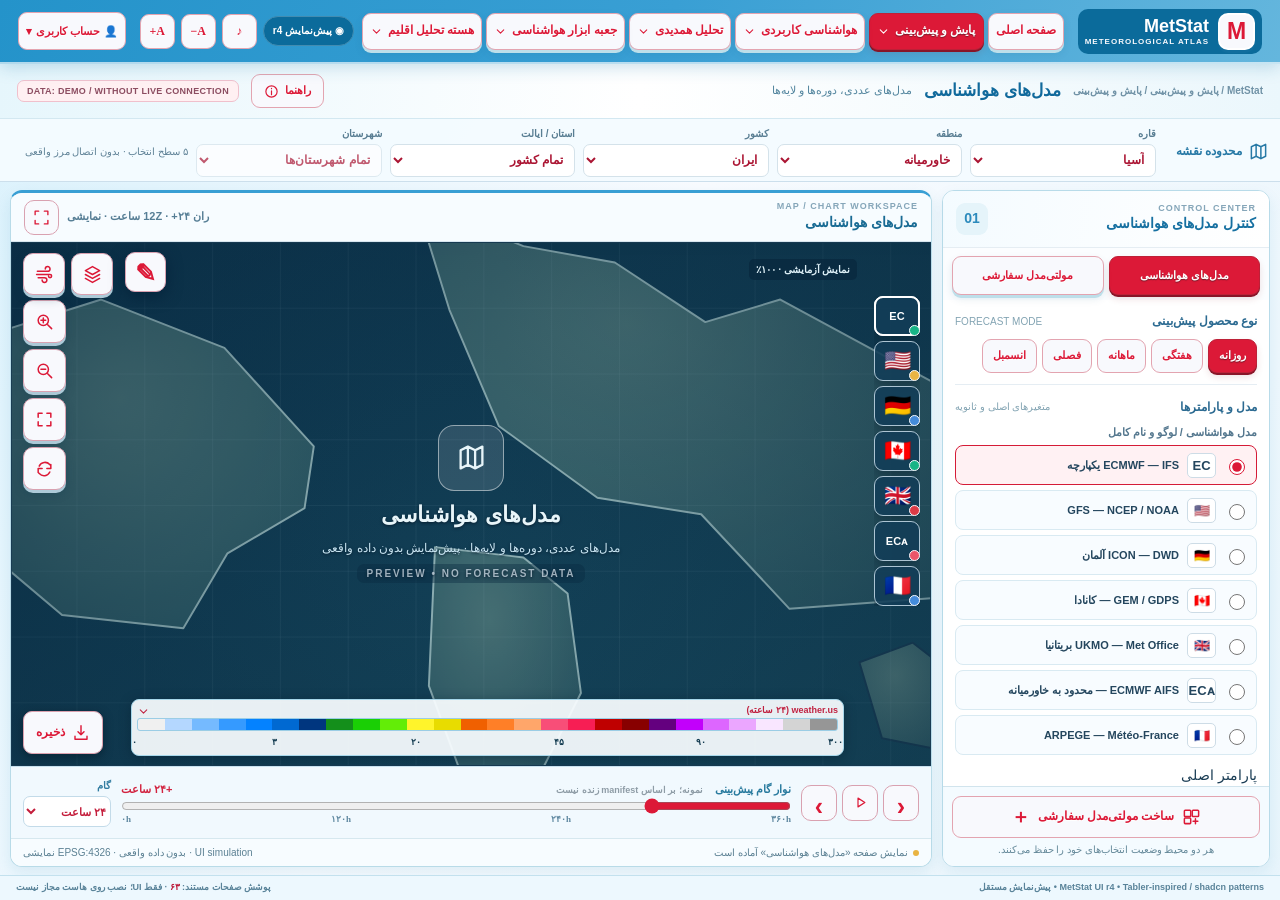
<file: ui_tabler_vnext_r4/index.html>
<!doctype html>
<html lang="fa" dir="rtl">
<head>
<meta charset="utf-8">
<meta name="viewport" content="width=device-width, initial-scale=1, minimum-scale=0.5, maximum-scale=5, user-scalable=yes, viewport-fit=cover">
<meta name="color-scheme" content="light">
<meta name="referrer" content="no-referrer">
<meta http-equiv="Content-Security-Policy" content="default-src 'self'; script-src 'self'; style-src 'self'; img-src 'self' data:; font-src 'self'; connect-src 'none'; object-src 'none'; frame-src 'none'; base-uri 'none'; form-action 'self'">
<title>MetStat Atlas — نسخه نمایشی جامع r4</title>
<link rel="stylesheet" href="styles.css">
<script defer src="route-data.js"></script>
<script defer src="palette-data.js"></script>
<script defer src="app.js"></script>
<script defer src="account-r4.js"></script>
<script defer src="drawing-r4.js"></script>
</head>
<body>
<svg class="sprite" xmlns="http://www.w3.org/2000/svg" aria-hidden="true">
<symbol id="i-map" viewBox="0 0 24 24"><path d="m3 6 6-3 6 3 6-3v15l-6 3-6-3-6 3zM9 3v15m6-12v15"/></symbol>
<symbol id="i-layers" viewBox="0 0 24 24"><path d="m12 2 9 5-9 5-9-5 9-5zm-9 10 9 5 9-5M3 17l9 5 9-5"/></symbol>
<symbol id="i-zoom-in" viewBox="0 0 24 24"><circle cx="10.5" cy="10.5" r="6.5"/><path d="m16 16 5 5M7.5 10.5h6m-3-3v6"/></symbol>
<symbol id="i-zoom-out" viewBox="0 0 24 24"><circle cx="10.5" cy="10.5" r="6.5"/><path d="m16 16 5 5M7.5 10.5h6"/></symbol>
<symbol id="i-extent" viewBox="0 0 24 24"><path d="M4 9V4h5m6 0h5v5M4 15v5h5m6 0h5v-5"/></symbol>
<symbol id="i-refresh" viewBox="0 0 24 24"><path d="M20 7v5h-5M4 17v-5h5m-3.7-3a8 8 0 0 1 13.3-2l1.4 1.4M4 17l1.4 1.4a8 8 0 0 0 13.3-2"/></symbol>
<symbol id="i-save" viewBox="0 0 24 24"><path d="M12 3v12m-4-4 4 4 4-4M4 17v4h16v-4"/></symbol>
<symbol id="i-chevron" viewBox="0 0 24 24"><path d="m6 9 6 6 6-6"/></symbol>
<symbol id="i-close" viewBox="0 0 24 24"><path d="M5 5l14 14M19 5 5 19"/></symbol>
<symbol id="i-expand" viewBox="0 0 24 24"><path d="M8 3H3v5m13-5h5v5M3 16v5h5m13-5v5h-5"/></symbol>
<symbol id="i-wind" viewBox="0 0 24 24"><path d="M3 8h13a3 3 0 1 0-3-3M2 12h17a2 2 0 1 1-2 2M4 16h8a3 3 0 1 1-3 3"/></symbol>
<symbol id="i-settings" viewBox="0 0 24 24"><path d="M10 3h4l.6 2.3 2 1.1 2.3-.7 2 3.5-1.7 1.7v2.2l1.7 1.7-2 3.5-2.3-.7-2 1.1L14 21h-4l-.6-2.3-2-1.1-2.3.7-2-3.5 1.7-1.7v-2.2L3.1 9.2l2-3.5 2.3.7 2-1.1z"/><circle cx="12" cy="12" r="3"/></symbol>
<symbol id="i-chart" viewBox="0 0 24 24"><path d="M3 3v18h18M6 15l4-5 4 2 5-8"/></symbol>
<symbol id="i-upload" viewBox="0 0 24 24"><path d="M12 17V3m-5 5 5-5 5 5M4 17v4h16v-4"/></symbol>
<symbol id="i-info" viewBox="0 0 24 24"><circle cx="12" cy="12" r="9"/><path d="M12 11v6m0-10v.4"/></symbol>
<symbol id="i-multi" viewBox="0 0 24 24"><rect x="3" y="4" width="8" height="8" rx="1"/><rect x="13" y="4" width="8" height="8" rx="1"/><rect x="3" y="14" width="8" height="7" rx="1"/><path d="M17 15v6m-3-3h6"/></symbol>
<symbol id="i-play" viewBox="0 0 24 24"><path d="m8 5 11 7-11 7z"/></symbol>
<symbol id="i-pause" viewBox="0 0 24 24"><path d="M8 5v14m8-14v14"/></symbol>
<symbol id="i-back" viewBox="0 0 24 24"><path d="M4 12h16m-5-5 5 5-5 5"/></symbol>
<symbol id="i-eye" viewBox="0 0 24 24"><path d="M2 12s4-7 10-7 10 7 10 7-4 7-10 7S2 12 2 12z"/><circle cx="12" cy="12" r="3"/></symbol>
<symbol id="i-search" viewBox="0 0 24 24"><circle cx="10.5" cy="10.5" r="7"/><path d="m16 16 5 5"/></symbol>
<symbol id="i-reset" viewBox="0 0 24 24"><path d="M3 7v5h5M21 17v-5h-5M5 16a8 8 0 0 0 14 2M19 8a8 8 0 0 0-14-2"/></symbol>
</svg>
<div id="app" class="app" data-mode="forecast">
  <header class="header" id="header">
    <a class="brand" href="/" data-route title="صفحه اصلی MetStat"><span class="brand-mark">M</span><span><b>MetStat</b><small>METEOROLOGICAL ATLAS</small></span></a>
    <nav class="main-nav" id="mainNav" aria-label="منوی اصلی سایت"></nav>
    <div class="header-tools"><span class="preview-state">◉ پیش‌نمایش r4</span><button class="control head-action" id="soundBtn" type="button" title="خاموش/روشن کردن صدای کلیک" aria-pressed="false">♪</button><button class="control head-action" id="uiSmaller" title="کوچک‌کردن نوشته‌های منو" aria-label="کوچک‌کردن نوشته‌های منو">A−</button><button class="control head-action" id="uiBigger" title="بزرگ‌کردن نوشته‌های منو" aria-label="بزرگ‌کردن نوشته‌های منو">A+</button></div><div class="account-control" id="accountControl"><button class="control head-action account-button" id="accountToggle" aria-haspopup="true" aria-expanded="false" aria-controls="accountDropdown" aria-label="منوی حساب کاربری">👤 <span id="accountStatus">حساب کاربری</span> ▾</button><div class="account-dropdown" id="accountDropdown" hidden></div></div>
  </header>
  <div class="title-strip" id="titleStrip"><div class="title-stack"><span class="breadcrumb" id="breadcrumb"></span><strong id="pageTitle">مدل‌های هواشناسی</strong><span class="micro" id="pageSubtitle"></span></div><div class="title-actions"><button class="control mini" id="helpBtn" type="button">راهنما <svg><use href="#i-info"/></svg></button><span class="non-live">DATA: DEMO / WITHOUT LIVE CONNECTION</span></div></div>
  <section class="geo-bar" aria-label="مناطق جغرافیایی پنج‌گانه">
    <span class="geo-title"><svg><use href="#i-map"/></svg> محدوده نقشه</span>
    <label>قاره<select id="geoContinent" aria-label="انتخاب قاره"></select></label>
    <label>منطقه<select id="geoRegion" aria-label="انتخاب منطقه"></select></label>
    <label>کشور<select id="geoCountry" aria-label="انتخاب کشور"></select></label>
    <label>استان / ایالت<select id="geoProvince" aria-label="انتخاب استان"></select></label>
    <label>شهرستان<select id="geoCounty" aria-label="انتخاب شهرستان"></select></label>
    <div class="geo-extra" id="geoNote">زوم نمایشی · مرزها متصل نیستند</div>
  </section>
  <main class="workspace" id="workspace">
    <aside class="sidebar" id="sidebar" aria-label="تنظیمات صفحه"><div class="sidebar-head"><div><span class="smallcap">CONTROL CENTER</span><strong id="panelTitle">تنظیمات مدل‌های هواشناسی</strong></div><span class="side-mark">01</span></div>
      <div class="sidebar-switch" id="sidebarSwitch"><button class="tab-switch is-active" id="forecastTab" type="button" aria-pressed="true">مدل‌های هواشناسی</button><button class="tab-switch" id="customTab" type="button" aria-pressed="false">مولتی‌مدل سفارشی</button></div>
      <div class="sidebar-content" id="sidebarContent"></div>
      <div class="sidebar-bottom"><button id="customShortcut" class="control custom-shortcut" type="button"><svg><use href="#i-multi"/></svg><span>ساخت مولتی‌مدل سفارشی</span><b>＋</b></button><span class="sidebar-footnote">هر دو محیط وضعیت انتخاب‌های خود را حفظ می‌کنند.</span></div>
    </aside>
    <section class="content" id="content" aria-label="کادر اصلی نقشه یا نمودار">
      <div class="map-card" id="mapCard">
        <div class="map-topbar"><div class="map-title"><span class="smallcap">MAP / CHART WORKSPACE</span><b id="mapTitle">ECMWF · بارش ۲۴ ساعته</b></div><div class="map-meta"><span id="mapInfo">ران نمایشی 12Z · +۲۴ ساعت</span><button class="icon-btn top-icon" id="fullscreenBtn" aria-label="ورود یا خروج از تمام صفحه" title="تمام صفحه"><svg><use href="#i-expand"/></svg></button></div></div>
        <div class="map-stage" id="mapStage" tabindex="0" aria-label="کادر نمایشی نقشه؛ فاقد داده هواشناسی واقعی">
          <div class="view-layer regular-view" id="regularView"><div class="schematic" id="schematic"><svg viewBox="0 0 900 510" preserveAspectRatio="xMidYMid slice" aria-hidden="true"><defs><linearGradient id="sea" x1="0" y1="0" x2="1" y2="1"><stop stop-color="#0b314a"/><stop offset="1" stop-color="#17485c"/></linearGradient><radialGradient id="land" cx=".4" cy=".3" r="1"><stop stop-color="#567e7d"/><stop offset="1" stop-color="#24525f"/></radialGradient><pattern id="grid" width="66" height="64" patternUnits="userSpaceOnUse"><path d="M66 0H0V64" fill="none" stroke="#b4d2dc" stroke-opacity=".20" stroke-width=".7"/></pattern></defs><rect width="900" height="510" fill="url(#sea)"/><path d="M-18 90 90 56l120 47 87 96-9 60-75 44-43 73-118-13-64-54z" fill="url(#land)" stroke="#b2d0cf" opacity=".87"/><path d="m397-38 104 42 89 16 88 58 73-22 157 85v205l-148 11-86-92-101-16-96-70-48-113z" fill="url(#land)" stroke="#b2d0cf" opacity=".86"/><path d="m415 297 86 10 43 35 13 97-48 95-67-12-33-90z" fill="url(#land)" stroke="#b2d0cf" opacity=".86"/><path d="m828 409 52-19 35 27v79l-65-13z" fill="url(#land)"/><rect width="900" height="510" fill="url(#grid)"/></svg></div>
            <div class="map-placeholder" id="mapPlaceholder"><span class="placeholder-icon"><svg><use href="#i-map"/></svg></span><strong id="placeholderTitle">بوم پیش‌نمایش نقشه</strong><small id="placeholderSub">این نقشه نمونه رابط کاربری است؛ داده پیش‌بینی واقعی ندارد</small><span class="map-watermark">PREVIEW • NO FORECAST DATA</span></div>
          </div>
          <div class="view-layer custom-view" id="customView" aria-hidden="true"><div class="custom-canvas-grid" id="customCanvasGrid"></div><div class="custom-legend" id="customLegend"><span class="custom-lead">مولتی‌مدل سفارشی</span><b id="customCanvasTitle">برای ساخت پیش‌نمایش، مدل‌ها و وزن‌ها را تعیین کن</b><small id="customCanvasDesc">این محیط گرافیکی است؛ هیچ رستری محاسبه نشده است.</small></div></div>
          <div class="view-layer home-view" id="homeView" aria-hidden="true"><div class="home-overlay"><small>MetStat • WORKSPACE OVERVIEW</small><h2>هواشناسی، نقشه و تحلیل در یک محیط</h2><p>از منوهای اصلی برای مشاهده ۶۳ بخش شبیه‌سازی‌شده استفاده کن. هیچ داده زنده‌ای در این فایل بارگذاری نمی‌شود.</p><div id="homeCards" class="home-cards"></div></div></div>
          <div class="view-layer account-view" id="accountView" aria-hidden="true"><div class="account-workspace"><span class="account-demobadge">حساب آزمایشی · بدون ورود واقعی</span><h2 id="accountStageTitle">حساب کاربری</h2><p id="accountStageDescription">ورود، ثبت‌نام، علاقه‌مندی‌ها، ویرایش مشخصات و پنل مدیر</p><div class="account-stage-links" id="accountStageLinks"></div><div class="account-stage-details" id="accountStageDetails" aria-live="polite"></div></div></div>
          <div class="map-left-rail" id="mapLeftRail" aria-label="ابزارهای نقشه"><button class="icon-btn" id="zoomIn" title="بزرگ‌نمایی" aria-label="بزرگ‌نمایی"><svg><use href="#i-zoom-in"/></svg></button><button class="icon-btn" id="zoomOut" title="کوچک‌نمایی" aria-label="کوچک‌نمایی"><svg><use href="#i-zoom-out"/></svg></button><button class="icon-btn" id="fullExtent" title="گستره کامل" aria-label="گستره کامل"><svg><use href="#i-extent"/></svg></button><button class="icon-btn" id="refreshMap" title="رفرش نقشه" aria-label="رفرش نقشه"><svg><use href="#i-refresh"/></svg></button></div>
          <div class="drawing-ui" id="drawingUi" aria-label="ابزار ترسیم نقشه">
            <button type="button" class="icon-btn draw-launch" id="drawingToggle" title="ابزار ترسیم دستی" aria-label="بازکردن ابزارهای نقاشی و جبهه‌ها" aria-expanded="false" aria-controls="drawingTools">✎</button>
            <section class="draw-tools" id="drawingTools" hidden aria-label="ابزارهای ترسیم دستی و تحلیل جبهه">
              <div class="draw-heading"><strong>ترسیم روی نقشه · FULLSCREEN</strong><span class="demo-draw-badge">بدون مختصات واقعی</span><button type="button" id="drawingClose" aria-label="بستن ابزار ترسیم">×</button></div>
              <div class="draw-grid" role="toolbar" aria-label="حالت‌های ترسیم">
                <button type="button" data-draw="pan" class="is-active">✥ جابه‌جایی</button>
                <button type="button" data-draw="ruler">📏 خط‌کش</button>
                <button type="button" data-draw="solid">╱ خط ساده</button>
                <button type="button" data-draw="dash">┄ خط‌چین</button>
                <button type="button" data-draw="arrow">➜ پیکان</button>
                <button type="button" data-draw="cold">🔵 جبهه سرد</button>
                <button type="button" data-draw="warm">🔴 جبهه گرم</button>
                <button type="button" data-draw="occl">🟣 جبهه مخلوط</button>
                <button type="button" data-draw="stat">🔴🔵 جبهه بندآمده</button>
                <button type="button" data-draw="rect">▱ مستطیل</button>
                <button type="button" data-draw="circ">◯ دایره</button>
                <button type="button" data-draw="free">〰 چندضلعی آزاد</button>
                <button type="button" data-draw="dot">● نقطه</button>
                <button type="button" data-draw="text">T متن</button>
                <button type="button" data-draw="L">L کم‌فشار</button>
                <button type="button" data-draw="H">H پرفشار</button>
                <button type="button" data-draw="eraser">⌫ پاک‌کن</button>
              </div>
              <div class="draw-options">
                <label>رنگ <input type="color" id="drawColor" value="#dc1937"></label>
                <label>ضخامت <input type="range" id="drawWidth" min="1" max="14" step="1" value="3"></label><output id="drawWidthValue">۳ px</output>
                <label>شفافیت <input type="range" id="drawOpacity" min="0.1" max="1" step="0.1" value="0.8"></label>
                <label>اندازه متن <select id="drawFont"><option value="16">۱۶</option><option value="24" selected>۲۴</option><option value="32">۳۲</option><option value="42">۴۲</option></select></label>
                <label><input type="checkbox" id="drawStraight"> خط صاف</label>
                <label><input type="checkbox" id="drawFlip"> سمت نماد جبهه ↶</label>
              </div>
              <div class="draw-actions"><button type="button" id="drawUndo">↶ بازگردانی</button><button type="button" id="drawRedo">↷ تکرار</button><button type="button" id="drawClear">🗑 پاک‌کردن همه</button><span id="drawCount" aria-live="polite">۰ ترسیم</span></div>
              <small>کشیدن با موس یا لمس تک‌انگشتی روی نقشه؛ خط‌کش برحسب پیکسل نمایشی است، نه کیلومتر. برای زوم صفحه از دو انگشت در بیرون بوم ترسیم استفاده کن. ترسیم علمیِ جغرافیایی پس از اتصال نقشه واقعی فعال می‌شود.</small>
            </section>
          </div>
          <svg class="drawing-overlay" id="drawingOverlay" viewBox="0 0 1000 600" preserveAspectRatio="none" aria-label="لایه ترسیم دستی نمایشی" xmlns="http://www.w3.org/2000/svg"></svg>
          <div class="map-right-rail" id="mapModelRail" aria-label="مدل‌ها و وضعیت آپدیت"></div>
          <div class="layer-trigger"><button class="icon-btn" id="layersBtn" title="لایه‌ها و تنظیمات نمایش" aria-expanded="false" aria-controls="layersPanel" aria-label="لایه‌ها"><svg><use href="#i-layers"/></svg></button><button class="icon-btn" id="windBtn" title="انیمیشن باد" aria-label="انیمیشن باد"><svg><use href="#i-wind"/></svg></button></div>
          <div class="layers-panel" id="layersPanel" hidden><div class="layers-header"><b>لایه‌ها و نمایش</b><button class="close-small" id="layersClose" aria-label="بستن تنظیمات لایه">×</button></div><div class="layers-scroll" id="layersControls"></div></div>
          <div class="map-save"><button class="save-control" id="saveBtn" type="button" title="خروجی نقشه" aria-label="ذخیره و خروجی"><svg><use href="#i-save"/></svg><span>ذخیره</span></button></div>
          <div class="map-palette" id="mapPalette"><button class="palette-trigger" id="paletteBtn" type="button" aria-controls="paletteChoices" aria-expanded="false" aria-label="انتخاب کالربار"><span id="paletteName">weather.us — بارش ۲۴ساعته</span><span class="color-strip" id="paletteStrip"></span><svg><use href="#i-chevron"/></svg></button><div class="palette-ticks" id="paletteTicks" aria-label="مقیاس عددی پالت"></div><div class="palette-choices" id="paletteChoices" hidden><div class="palette-choice-head">پالت‌های مرتبط با پارامتر <span id="paletteGroupName"></span></div><div id="paletteList" class="palette-list"></div></div></div>
          <div class="stage-badge" id="stageBadge">نمایش آزمایشی · ۱۰۰٪</div>
        </div>
        <div class="timeline" id="timeline"><div class="timeline-actions"><button class="icon-btn light" id="leadPrev" title="گام قبل" aria-label="گام قبلی">‹</button><button class="icon-btn light" id="leadPlay" title="پخش گام‌ها" aria-label="پخش گام‌های نمایشی"><svg><use href="#i-play"/></svg></button><button class="icon-btn light" id="leadNext" title="گام بعد" aria-label="گام بعدی">›</button></div><div class="timeline-slider"><div class="timeline-caption"><span>نوار گام پیش‌بینی <small>نمونه؛ بر اساس manifest زنده نیست</small></span><b id="leadLabel">+۲۴ ساعت</b></div><input type="range" id="leadRange" aria-label="گام پیش‌بینی" min="0" max="360" value="24" step="1"><div class="tickmarks" id="leadTicks"></div></div><label class="step-select">گام<select id="leadStep"><option value="6">۶ ساعت</option><option value="12">۱۲ ساعت</option><option value="24" selected>۲۴ ساعت</option><option value="48">۴۸ ساعت</option></select></label></div>
        <div class="map-footer"><span><span class="foot-dot"></span><span id="mapFooterText">آماده بررسی تجربه کاربری</span></span><span id="mapFooterRight">UI simulation · بدون داده واقعی · EPSG:4326 نمایشی</span></div>
      </div>
    </section>
  </main>
  <footer class="global-footer"><span>MetStat UI r4 • Tabler-inspired / shadcn patterns • پیش‌نمایش مستقل</span><span>پوشش صفحات مستند: <b id="coverageCount">۰</b> · فقط UI؛ نصب روی هاست مجاز نیست</span></footer>
</div>
<div class="toast" id="toast" role="status" aria-live="polite"></div>
<dialog id="exportDialog" class="dialog"><form method="dialog" class="dialog-wrap"><div class="dialog-title"><b>ذخیره و دریافت خروجی</b><button class="close-small" value="cancel" aria-label="بستن">×</button></div><p class="dialog-sub">خروجی این پیش‌نمایش فقط نمونه گرافیکی است و داده جوی ندارد.</p><div class="export-types"><button type="button" class="export-type active" id="pngOption">PNG با کیفیت انتخابی</button><button type="button" class="export-type" id="gifOption">GIF متحرک</button></div><div class="dialog-field"><label for="pngScale">کیفیت تصویر PNG</label><select id="pngScale"><option value="1">استاندارد · ۱×</option><option value="2" selected>بالا · ۲×</option><option value="3">خیلی بالا · ۳×</option></select></div><div class="dialog-actions"><button type="button" id="exportPng" class="solid-action">دریافت PNG نمایشی</button><button type="button" id="openGif" class="solid-action secondary">تنظیمات GIF</button></div></form></dialog>
<dialog id="gifDialog" class="dialog"><form method="dialog" class="dialog-wrap"><div class="dialog-title"><b>تنظیمات خروجی GIF</b><button class="close-small" value="cancel" aria-label="بستن">×</button></div><div class="dialog-field"><label for="gifFrom">آغاز گام پیش‌بینی</label><select id="gifFrom"></select></div><div class="dialog-field"><label for="gifTo">پایان گام پیش‌بینی</label><select id="gifTo"></select></div><div class="dialog-field"><label for="gifFps">سرعت فریم‌ها</label><select id="gifFps"><option value="1">۱ فریم در ثانیه</option><option value="2" selected>۲ فریم در ثانیه</option><option value="4">۴ فریم در ثانیه</option><option value="6">۶ فریم در ثانیه</option></select></div><div class="dialog-field"><label for="gifWidth">عرض خروجی</label><select id="gifWidth"><option value="960">۹۶۰ پیکسل</option><option value="1280" selected>۱۲۸۰ پیکسل</option><option value="1920">۱۹۲۰ پیکسل</option></select></div><label class="checkrow"><input type="checkbox" id="gifLoop" checked> تکرار بی‌نهایت (Loop)</label><p class="dialog-sub">GIF واقعی پس از اتصال فریم‌های معتبر مدل و موتور رمزگذاری فعال می‌شود. این صفحه فعلاً فقط طراحی و اعتبارسنجی تنظیمات را نمایش می‌دهد.</p><div class="dialog-actions"><button type="button" id="gifApply" class="solid-action">ثبت تنظیمات GIF در پیش‌نمایش</button><button type="button" id="gifBack" class="solid-action secondary">بازگشت</button></div></form></dialog>
<dialog id="drawTextDialog" class="dialog" aria-label="نوشتن متن روی نقشه"><div class="dialog-wrap"><div class="dialog-title"><b>متن روی نقشه</b><button type="button" class="close-small" id="drawTextCancel" aria-label="انصراف">×</button></div><label class="dialog-field">برچسب <input id="drawTextInput" type="text" maxlength="80" placeholder="متن یادداشت، نام سامانه یا توضیح ..."></label><div class="dialog-actions"><button type="button" id="drawTextConfirm" class="solid-action">ثبت متن روی بوم</button></div></div></dialog>
</body>
</html>
</file>
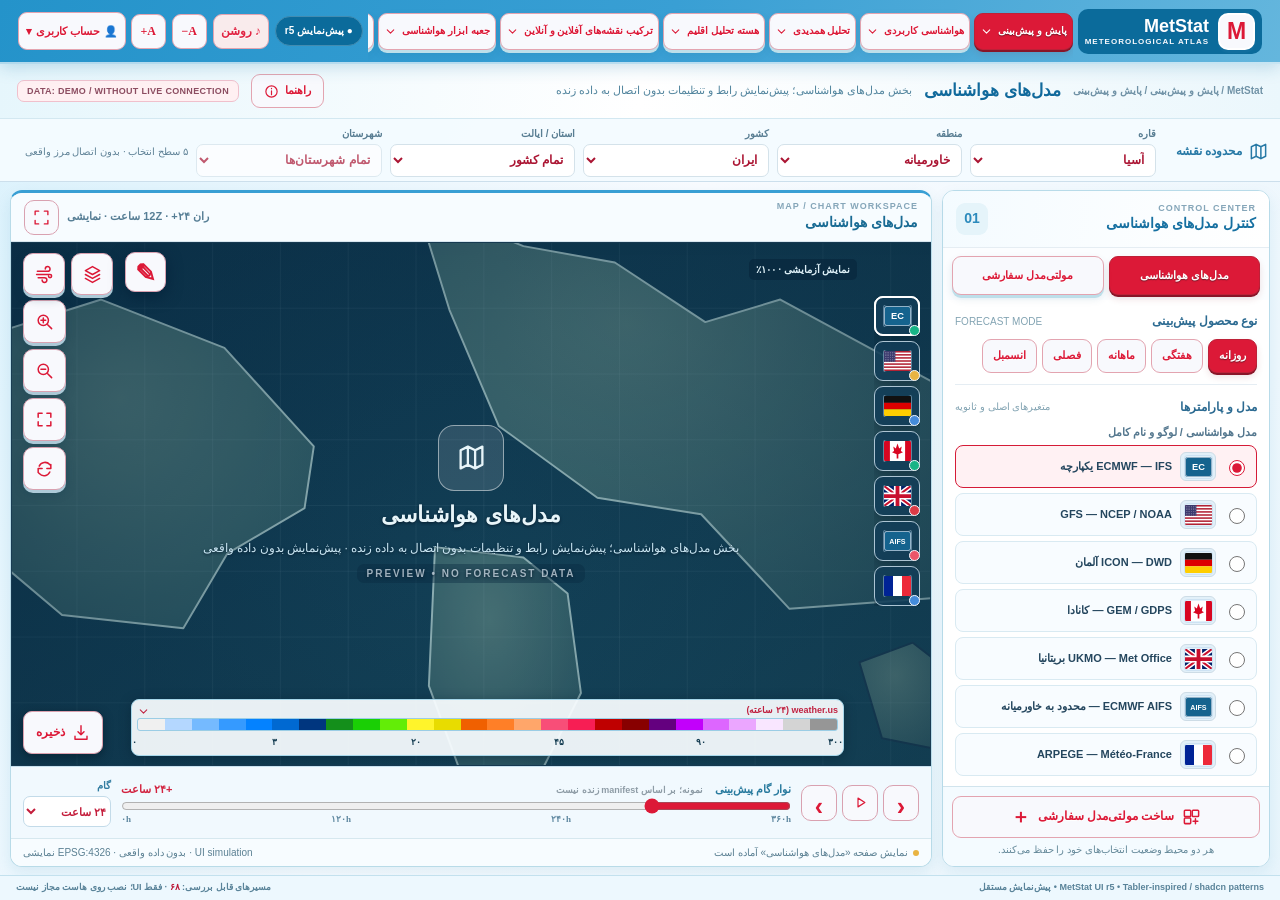
<file: ui_tabler_vnext_r5/index.html>
<!doctype html>
<html lang="fa" dir="rtl">
<head>
<meta charset="utf-8">
<meta name="viewport" content="width=device-width, initial-scale=1, minimum-scale=0.5, maximum-scale=5, user-scalable=yes, viewport-fit=cover">
<meta name="color-scheme" content="light">
<meta name="referrer" content="no-referrer">
<meta http-equiv="Content-Security-Policy" content="default-src 'self'; script-src 'self'; style-src 'self'; img-src 'self' data:; font-src 'self'; connect-src 'none'; object-src 'none'; frame-src 'none'; base-uri 'none'; form-action 'self'">
<title>MetStat Atlas — نسخه جامع r5</title>
<link rel="stylesheet" href="styles.css">
<script defer src="route-data.js"></script>
<script defer src="palette-data.js"></script>
<script defer src="model-icons.js"></script>
<script defer src="app.js"></script>
<script defer src="account-r4.js"></script>
<script defer src="drawing-r4.js"></script>
<script defer src="feature-r5.js"></script>
<script defer src="lightning-web-core.js"></script>
<script defer src="ava-studio-r5.js"></script>
</head>
<body>
<svg class="sprite" xmlns="http://www.w3.org/2000/svg" aria-hidden="true">
<symbol id="i-map" viewBox="0 0 24 24"><path d="m3 6 6-3 6 3 6-3v15l-6 3-6-3-6 3zM9 3v15m6-12v15"/></symbol>
<symbol id="i-layers" viewBox="0 0 24 24"><path d="m12 2 9 5-9 5-9-5 9-5zm-9 10 9 5 9-5M3 17l9 5 9-5"/></symbol>
<symbol id="i-zoom-in" viewBox="0 0 24 24"><circle cx="10.5" cy="10.5" r="6.5"/><path d="m16 16 5 5M7.5 10.5h6m-3-3v6"/></symbol>
<symbol id="i-zoom-out" viewBox="0 0 24 24"><circle cx="10.5" cy="10.5" r="6.5"/><path d="m16 16 5 5M7.5 10.5h6"/></symbol>
<symbol id="i-extent" viewBox="0 0 24 24"><path d="M4 9V4h5m6 0h5v5M4 15v5h5m6 0h5v-5"/></symbol>
<symbol id="i-refresh" viewBox="0 0 24 24"><path d="M20 7v5h-5M4 17v-5h5m-3.7-3a8 8 0 0 1 13.3-2l1.4 1.4M4 17l1.4 1.4a8 8 0 0 0 13.3-2"/></symbol>
<symbol id="i-save" viewBox="0 0 24 24"><path d="M12 3v12m-4-4 4 4 4-4M4 17v4h16v-4"/></symbol>
<symbol id="i-chevron" viewBox="0 0 24 24"><path d="m6 9 6 6 6-6"/></symbol>
<symbol id="i-close" viewBox="0 0 24 24"><path d="M5 5l14 14M19 5 5 19"/></symbol>
<symbol id="i-expand" viewBox="0 0 24 24"><path d="M8 3H3v5m13-5h5v5M3 16v5h5m13-5v5h-5"/></symbol>
<symbol id="i-wind" viewBox="0 0 24 24"><path d="M3 8h13a3 3 0 1 0-3-3M2 12h17a2 2 0 1 1-2 2M4 16h8a3 3 0 1 1-3 3"/></symbol>
<symbol id="i-settings" viewBox="0 0 24 24"><path d="M10 3h4l.6 2.3 2 1.1 2.3-.7 2 3.5-1.7 1.7v2.2l1.7 1.7-2 3.5-2.3-.7-2 1.1L14 21h-4l-.6-2.3-2-1.1-2.3.7-2-3.5 1.7-1.7v-2.2L3.1 9.2l2-3.5 2.3.7 2-1.1z"/><circle cx="12" cy="12" r="3"/></symbol>
<symbol id="i-chart" viewBox="0 0 24 24"><path d="M3 3v18h18M6 15l4-5 4 2 5-8"/></symbol>
<symbol id="i-upload" viewBox="0 0 24 24"><path d="M12 17V3m-5 5 5-5 5 5M4 17v4h16v-4"/></symbol>
<symbol id="i-info" viewBox="0 0 24 24"><circle cx="12" cy="12" r="9"/><path d="M12 11v6m0-10v.4"/></symbol>
<symbol id="i-multi" viewBox="0 0 24 24"><rect x="3" y="4" width="8" height="8" rx="1"/><rect x="13" y="4" width="8" height="8" rx="1"/><rect x="3" y="14" width="8" height="7" rx="1"/><path d="M17 15v6m-3-3h6"/></symbol>
<symbol id="i-play" viewBox="0 0 24 24"><path d="m8 5 11 7-11 7z"/></symbol>
<symbol id="i-pause" viewBox="0 0 24 24"><path d="M8 5v14m8-14v14"/></symbol>
<symbol id="i-back" viewBox="0 0 24 24"><path d="M4 12h16m-5-5 5 5-5 5"/></symbol>
<symbol id="i-eye" viewBox="0 0 24 24"><path d="M2 12s4-7 10-7 10 7 10 7-4 7-10 7S2 12 2 12z"/><circle cx="12" cy="12" r="3"/></symbol>
<symbol id="i-search" viewBox="0 0 24 24"><circle cx="10.5" cy="10.5" r="7"/><path d="m16 16 5 5"/></symbol>
<symbol id="i-reset" viewBox="0 0 24 24"><path d="M3 7v5h5M21 17v-5h-5M5 16a8 8 0 0 0 14 2M19 8a8 8 0 0 0-14-2"/></symbol>
</svg>
<div id="app" class="app" data-mode="forecast">
  <header class="header" id="header">
    <a class="brand" href="/" data-route title="صفحه اصلی MetStat"><span class="brand-mark">M</span><span><b>MetStat</b><small>METEOROLOGICAL ATLAS</small></span></a>
    <nav class="main-nav" id="mainNav" aria-label="منوی اصلی سایت"></nav>
    <div class="header-tools"><span class="preview-state">● پیش‌نمایش r5</span><button class="control head-action" id="soundBtn" type="button" title="خاموش/روشن کردن صدای کلیک" aria-pressed="false">♪</button><button class="control head-action" id="uiSmaller" title="کوچک‌کردن نوشته‌های منو" aria-label="کوچک‌کردن نوشته‌های منو">A−</button><button class="control head-action" id="uiBigger" title="بزرگ‌کردن نوشته‌های منو" aria-label="بزرگ‌کردن نوشته‌های منو">A+</button></div><div class="account-control" id="accountControl"><button class="control head-action account-button" id="accountToggle" aria-haspopup="true" aria-expanded="false" aria-controls="accountDropdown" aria-label="منوی حساب کاربری">👤 <span id="accountStatus">حساب کاربری</span> ▾</button><div class="account-dropdown" id="accountDropdown" hidden></div></div>
  </header>
  <div class="title-strip" id="titleStrip"><div class="title-stack"><span class="breadcrumb" id="breadcrumb"></span><strong id="pageTitle">مدل‌های هواشناسی</strong><span class="micro" id="pageSubtitle"></span></div><div class="title-actions"><button class="control mini" id="helpBtn" type="button">راهنما <svg><use href="#i-info"/></svg></button><span class="non-live">DATA: DEMO / WITHOUT LIVE CONNECTION</span></div></div>
  <section class="geo-bar" aria-label="مناطق جغرافیایی پنج‌گانه">
    <span class="geo-title"><svg><use href="#i-map"/></svg> محدوده نقشه</span>
    <label>قاره<select id="geoContinent" aria-label="انتخاب قاره"></select></label>
    <label>منطقه<select id="geoRegion" aria-label="انتخاب منطقه"></select></label>
    <label>کشور<select id="geoCountry" aria-label="انتخاب کشور"></select></label>
    <label>استان / ایالت<select id="geoProvince" aria-label="انتخاب استان"></select></label>
    <label>شهرستان<select id="geoCounty" aria-label="انتخاب شهرستان"></select></label>
    <div class="geo-extra" id="geoNote">زوم نمایشی · مرزها متصل نیستند</div>
  </section>
  <main class="workspace" id="workspace">
    <aside class="sidebar" id="sidebar" aria-label="تنظیمات صفحه"><div class="sidebar-head"><div><span class="smallcap">CONTROL CENTER</span><strong id="panelTitle">تنظیمات مدل‌های هواشناسی</strong></div><span class="side-mark">01</span></div>
      <div class="sidebar-switch" id="sidebarSwitch"><button class="tab-switch is-active" id="forecastTab" type="button" aria-pressed="true">مدل‌های هواشناسی</button><button class="tab-switch" id="customTab" type="button" aria-pressed="false">مولتی‌مدل سفارشی</button></div>
      <div class="sidebar-content" id="sidebarContent"></div>
      <div class="sidebar-bottom"><button id="customShortcut" class="control custom-shortcut" type="button"><svg><use href="#i-multi"/></svg><span>ساخت مولتی‌مدل سفارشی</span><b>＋</b></button><span class="sidebar-footnote">هر دو محیط وضعیت انتخاب‌های خود را حفظ می‌کنند.</span></div>
    </aside>
    <section class="content" id="content" aria-label="کادر اصلی نقشه یا نمودار">
      <div class="map-card" id="mapCard">
        <div class="map-topbar"><div class="map-title"><span class="smallcap">MAP / CHART WORKSPACE</span><b id="mapTitle">ECMWF · بارش ۲۴ ساعته</b></div><div class="map-meta"><span id="mapInfo">ران نمایشی 12Z · +۲۴ ساعت</span><button class="icon-btn top-icon" id="fullscreenBtn" aria-label="ورود یا خروج از تمام صفحه" title="تمام صفحه"><svg><use href="#i-expand"/></svg></button></div></div>
        <div class="map-stage" id="mapStage" tabindex="0" aria-label="کادر نمایشی نقشه؛ فاقد داده هواشناسی واقعی">
          <div class="view-layer regular-view" id="regularView"><div class="schematic" id="schematic"><svg viewBox="0 0 900 510" preserveAspectRatio="xMidYMid slice" aria-hidden="true"><defs><linearGradient id="sea" x1="0" y1="0" x2="1" y2="1"><stop stop-color="#0b314a"/><stop offset="1" stop-color="#17485c"/></linearGradient><radialGradient id="land" cx=".4" cy=".3" r="1"><stop stop-color="#567e7d"/><stop offset="1" stop-color="#24525f"/></radialGradient><pattern id="grid" width="66" height="64" patternUnits="userSpaceOnUse"><path d="M66 0H0V64" fill="none" stroke="#b4d2dc" stroke-opacity=".20" stroke-width=".7"/></pattern></defs><rect width="900" height="510" fill="url(#sea)"/><path d="M-18 90 90 56l120 47 87 96-9 60-75 44-43 73-118-13-64-54z" fill="url(#land)" stroke="#b2d0cf" opacity=".87"/><path d="m397-38 104 42 89 16 88 58 73-22 157 85v205l-148 11-86-92-101-16-96-70-48-113z" fill="url(#land)" stroke="#b2d0cf" opacity=".86"/><path d="m415 297 86 10 43 35 13 97-48 95-67-12-33-90z" fill="url(#land)" stroke="#b2d0cf" opacity=".86"/><path d="m828 409 52-19 35 27v79l-65-13z" fill="url(#land)"/><rect width="900" height="510" fill="url(#grid)"/></svg></div>
            <div class="map-placeholder" id="mapPlaceholder"><span class="placeholder-icon"><svg><use href="#i-map"/></svg></span><strong id="placeholderTitle">بوم پیش‌نمایش نقشه</strong><small id="placeholderSub">این نقشه نمونه رابط کاربری است؛ داده پیش‌بینی واقعی ندارد</small><span class="map-watermark">PREVIEW • NO FORECAST DATA</span></div>
          </div>
          <div class="view-layer custom-view" id="customView" aria-hidden="true"><div class="custom-canvas-grid" id="customCanvasGrid"></div><div class="custom-legend" id="customLegend"><span class="custom-lead">مولتی‌مدل سفارشی</span><b id="customCanvasTitle">برای ساخت پیش‌نمایش، مدل‌ها و وزن‌ها را تعیین کن</b><small id="customCanvasDesc">این محیط گرافیکی است؛ هیچ رستری محاسبه نشده است.</small></div></div>
          <div class="view-layer home-view" id="homeView" aria-hidden="true"><div class="home-overlay"><small>MetStat • WORKSPACE OVERVIEW</small><h2>هواشناسی، نقشه و تحلیل در یک محیط</h2><p>از هفت منوی اصلی برای مشاهده صفحات و زیرصفحه‌های دقیق استفاده کن. هیچ داده زنده‌ای در این فایل بارگذاری نمی‌شود.</p><div id="homeCards" class="home-cards"></div></div></div>
          <div class="view-layer account-view" id="accountView" aria-hidden="true"><div class="account-workspace"><span class="account-demobadge">حساب آزمایشی · بدون ورود واقعی</span><h2 id="accountStageTitle">حساب کاربری</h2><p id="accountStageDescription">ورود، ثبت‌نام، علاقه‌مندی‌ها، ویرایش مشخصات و پنل مدیر</p><div class="account-stage-links" id="accountStageLinks"></div><div class="account-stage-details" id="accountStageDetails" aria-live="polite"></div></div></div>
          <div class="map-left-rail" id="mapLeftRail" aria-label="ابزارهای نقشه"><button class="icon-btn" id="zoomIn" title="بزرگ‌نمایی" aria-label="بزرگ‌نمایی"><svg><use href="#i-zoom-in"/></svg></button><button class="icon-btn" id="zoomOut" title="کوچک‌نمایی" aria-label="کوچک‌نمایی"><svg><use href="#i-zoom-out"/></svg></button><button class="icon-btn" id="fullExtent" title="گستره کامل" aria-label="گستره کامل"><svg><use href="#i-extent"/></svg></button><button class="icon-btn" id="refreshMap" title="رفرش نقشه" aria-label="رفرش نقشه"><svg><use href="#i-refresh"/></svg></button></div>
          <div class="drawing-ui" id="drawingUi" aria-label="ابزار ترسیم نقشه">
            <button type="button" class="icon-btn draw-launch" id="drawingToggle" title="ابزار ترسیم دستی" aria-label="بازکردن ابزارهای نقاشی و جبهه‌ها" aria-expanded="false" aria-controls="drawingTools">✎</button>
            <section class="draw-tools" id="drawingTools" hidden aria-label="ابزارهای ترسیم دستی و تحلیل جبهه">
              <div class="draw-heading"><strong>ترسیم روی نقشه · FULLSCREEN</strong><span class="demo-draw-badge">بدون مختصات واقعی</span><button type="button" id="drawingClose" aria-label="بستن ابزار ترسیم">×</button></div>
              <div class="draw-grid" role="toolbar" aria-label="حالت‌های ترسیم">
                <button type="button" data-draw="pan" class="is-active">✥ جابه‌جایی</button>
                <button type="button" data-draw="ruler">📏 خط‌کش</button>
                <button type="button" data-draw="solid">╱ خط ساده</button>
                <button type="button" data-draw="dash">┄ خط‌چین</button>
                <button type="button" data-draw="arrow">➜ پیکان</button>
                <button type="button" data-draw="cold">🔵 جبهه سرد</button>
                <button type="button" data-draw="warm">🔴 جبهه گرم</button>
                <button type="button" data-draw="occl">🟣 جبهه مخلوط</button>
                <button type="button" data-draw="stat">🔴🔵 جبهه بندآمده</button>
                <button type="button" data-draw="rect">▱ مستطیل</button>
                <button type="button" data-draw="circ">◯ دایره</button>
                <button type="button" data-draw="free">〰 چندضلعی آزاد</button>
                <button type="button" data-draw="dot">● نقطه</button>
                <button type="button" data-draw="text">T متن</button>
                <button type="button" data-draw="L">L کم‌فشار</button>
                <button type="button" data-draw="H">H پرفشار</button>
                <button type="button" data-draw="eraser">⌫ پاک‌کن</button>
              </div>
              <div class="draw-options">
                <label>رنگ <input type="color" id="drawColor" value="#dc1937"></label>
                <label>ضخامت <input type="range" id="drawWidth" min="1" max="14" step="1" value="3"></label><output id="drawWidthValue">۳ px</output>
                <label>شفافیت <input type="range" id="drawOpacity" min="0.1" max="1" step="0.1" value="0.8"></label>
                <label>اندازه متن <select id="drawFont"><option value="16">۱۶</option><option value="24" selected>۲۴</option><option value="32">۳۲</option><option value="42">۴۲</option></select></label>
                <label><input type="checkbox" id="drawStraight"> خط صاف</label>
                <label><input type="checkbox" id="drawFlip"> سمت نماد جبهه ↶</label>
              </div>
              <div class="draw-actions"><button type="button" id="drawUndo">↶ بازگردانی</button><button type="button" id="drawRedo">↷ تکرار</button><button type="button" id="drawClear">🗑 پاک‌کردن همه</button><span id="drawCount" aria-live="polite">۰ ترسیم</span></div>
              <small>کشیدن با موس یا لمس تک‌انگشتی روی نقشه؛ خط‌کش برحسب پیکسل نمایشی است، نه کیلومتر. برای زوم صفحه از دو انگشت در بیرون بوم ترسیم استفاده کن. ترسیم علمیِ جغرافیایی پس از اتصال نقشه واقعی فعال می‌شود.</small>
            </section>
          </div>
          <section class="feature-r5" id="featureR5" aria-live="polite" hidden></section>
          <section class="studio-r5" id="studioR5" hidden></section>
          <svg class="drawing-overlay" id="drawingOverlay" viewBox="0 0 1000 600" preserveAspectRatio="none" aria-label="لایه ترسیم دستی نمایشی" xmlns="http://www.w3.org/2000/svg"></svg>
          <div class="map-right-rail" id="mapModelRail" aria-label="مدل‌ها و وضعیت آپدیت"></div>
          <div class="layer-trigger"><button class="icon-btn" id="layersBtn" title="لایه‌ها و تنظیمات نمایش" aria-expanded="false" aria-controls="layersPanel" aria-label="لایه‌ها"><svg><use href="#i-layers"/></svg></button><button class="icon-btn" id="windBtn" title="انیمیشن باد" aria-label="انیمیشن باد"><svg><use href="#i-wind"/></svg></button></div>
          <div class="layers-panel" id="layersPanel" hidden><div class="layers-header"><b>لایه‌ها و نمایش</b><button class="close-small" id="layersClose" aria-label="بستن تنظیمات لایه">×</button></div><div class="layers-scroll" id="layersControls"></div></div>
          <div class="map-save"><button class="save-control" id="saveBtn" type="button" title="خروجی نقشه" aria-label="ذخیره و خروجی"><svg><use href="#i-save"/></svg><span>ذخیره</span></button></div>
          <div class="map-palette" id="mapPalette"><button class="palette-trigger" id="paletteBtn" type="button" aria-controls="paletteChoices" aria-expanded="false" aria-label="انتخاب کالربار"><span id="paletteName">weather.us — بارش ۲۴ساعته</span><span class="color-strip" id="paletteStrip"></span><svg><use href="#i-chevron"/></svg></button><div class="palette-ticks" id="paletteTicks" aria-label="مقیاس عددی پالت"></div><div class="palette-choices" id="paletteChoices" hidden><div class="palette-choice-head">پالت‌های مرتبط با پارامتر <span id="paletteGroupName"></span></div><div id="paletteList" class="palette-list"></div></div></div>
          <div class="stage-badge" id="stageBadge">نمایش آزمایشی · ۱۰۰٪</div>
        </div>
        <div class="timeline" id="timeline"><div class="timeline-actions"><button class="icon-btn light" id="leadPrev" title="گام قبل" aria-label="گام قبلی">‹</button><button class="icon-btn light" id="leadPlay" title="پخش گام‌ها" aria-label="پخش گام‌های نمایشی"><svg><use href="#i-play"/></svg></button><button class="icon-btn light" id="leadNext" title="گام بعد" aria-label="گام بعدی">›</button></div><div class="timeline-slider"><div class="timeline-caption"><span>نوار گام پیش‌بینی <small>نمونه؛ بر اساس manifest زنده نیست</small></span><b id="leadLabel">+۲۴ ساعت</b></div><input type="range" id="leadRange" aria-label="گام پیش‌بینی" min="0" max="360" value="24" step="1"><div class="tickmarks" id="leadTicks"></div></div><label class="step-select">گام<select id="leadStep"><option value="6">۶ ساعت</option><option value="12">۱۲ ساعت</option><option value="24" selected>۲۴ ساعت</option><option value="48">۴۸ ساعت</option></select></label></div>
        <div class="map-footer"><span><span class="foot-dot"></span><span id="mapFooterText">آماده بررسی تجربه کاربری</span></span><span id="mapFooterRight">UI simulation · بدون داده واقعی · EPSG:4326 نمایشی</span></div>
      </div>
    </section>
  </main>
  <footer class="global-footer"><span>MetStat UI r5 • Tabler-inspired / shadcn patterns • پیش‌نمایش مستقل</span><span>مسیرهای قابل بررسی: <b id="coverageCount">۰</b> · فقط UI؛ نصب روی هاست مجاز نیست</span></footer>
</div>
<div class="toast" id="toast" role="status" aria-live="polite"></div>
<dialog id="exportDialog" class="dialog"><form method="dialog" class="dialog-wrap"><div class="dialog-title"><b>ذخیره و دریافت خروجی</b><button class="close-small" value="cancel" aria-label="بستن">×</button></div><p class="dialog-sub">خروجی این پیش‌نمایش فقط نمونه گرافیکی است و داده جوی ندارد.</p><div class="export-types"><button type="button" class="export-type active" id="pngOption">PNG با کیفیت انتخابی</button><button type="button" class="export-type" id="gifOption">GIF متحرک</button></div><div class="dialog-field"><label for="pngScale">کیفیت تصویر PNG</label><select id="pngScale"><option value="1">استاندارد · ۱×</option><option value="2" selected>بالا · ۲×</option><option value="3">خیلی بالا · ۳×</option></select></div><div class="dialog-actions"><button type="button" id="exportPng" class="solid-action">دریافت PNG نمایشی</button><button type="button" id="openGif" class="solid-action secondary">تنظیمات GIF</button></div></form></dialog>
<dialog id="gifDialog" class="dialog"><form method="dialog" class="dialog-wrap"><div class="dialog-title"><b>تنظیمات خروجی GIF</b><button class="close-small" value="cancel" aria-label="بستن">×</button></div><div class="dialog-field"><label for="gifFrom">آغاز گام پیش‌بینی</label><select id="gifFrom"></select></div><div class="dialog-field"><label for="gifTo">پایان گام پیش‌بینی</label><select id="gifTo"></select></div><div class="dialog-field"><label for="gifFps">سرعت فریم‌ها</label><select id="gifFps"><option value="1">۱ فریم در ثانیه</option><option value="2" selected>۲ فریم در ثانیه</option><option value="4">۴ فریم در ثانیه</option><option value="6">۶ فریم در ثانیه</option></select></div><div class="dialog-field"><label for="gifWidth">عرض خروجی</label><select id="gifWidth"><option value="960">۹۶۰ پیکسل</option><option value="1280" selected>۱۲۸۰ پیکسل</option><option value="1920">۱۹۲۰ پیکسل</option></select></div><label class="checkrow"><input type="checkbox" id="gifLoop" checked> تکرار بی‌نهایت (Loop)</label><p class="dialog-sub">GIF واقعی پس از اتصال فریم‌های معتبر مدل و موتور رمزگذاری فعال می‌شود. این صفحه فعلاً فقط طراحی و اعتبارسنجی تنظیمات را نمایش می‌دهد.</p><div class="dialog-actions"><button type="button" id="gifApply" class="solid-action">ثبت تنظیمات GIF در پیش‌نمایش</button><button type="button" id="gifBack" class="solid-action secondary">بازگشت</button></div></form></dialog>
<dialog id="drawTextDialog" class="dialog" aria-label="نوشتن متن روی نقشه"><div class="dialog-wrap"><div class="dialog-title"><b>متن روی نقشه</b><button type="button" class="close-small" id="drawTextCancel" aria-label="انصراف">×</button></div><label class="dialog-field">برچسب <input id="drawTextInput" type="text" maxlength="80" placeholder="متن یادداشت، نام سامانه یا توضیح ..."></label><div class="dialog-actions"><button type="button" id="drawTextConfirm" class="solid-action">ثبت متن روی بوم</button></div></div></dialog>
</body>
</html>
</file>
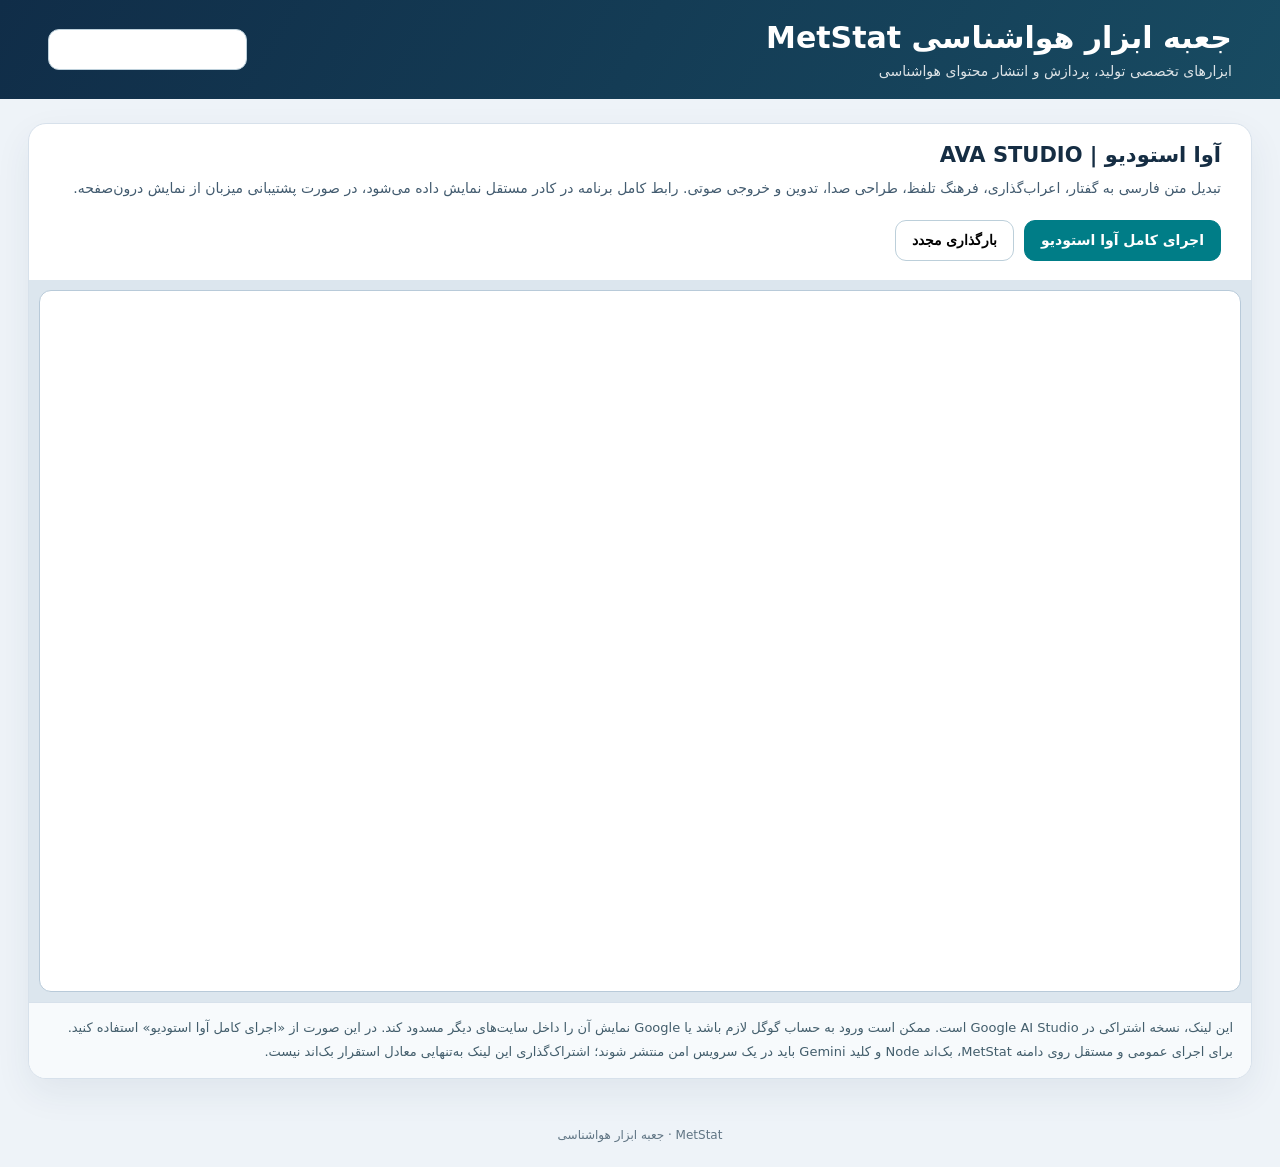
<file: seasonal_release/toolbox.html>
<!doctype html>
<html lang="fa" dir="rtl">
<head>
<meta charset="utf-8">
<meta name="viewport" content="width=device-width,initial-scale=1">
<meta name="color-scheme" content="light dark">
<meta name="description" content="جعبه ابزار هواشناسی MetStat و آوا استودیو برای تولید و ویرایش گفتار فارسی">
<title>جعبه ابزار هواشناسی | MetStat</title>
<style>
:root{font-family:Vazirmatn,Tahoma,system-ui,sans-serif;color:#152d43;background:#eef3f8}
*{box-sizing:border-box}body{margin:0}a{color:inherit}
header{background:linear-gradient(120deg,#102d48,#184b62);color:white;padding:20px clamp(16px,4vw,48px)}
header .wrap{max-width:1420px;margin:auto;display:flex;align-items:center;justify-content:space-between;gap:20px;flex-wrap:wrap}
h1{font-size:clamp(20px,2.6vw,30px);margin:0}header p{opacity:.85;margin:8px 0 0;font-size:14px}
main{max-width:1420px;margin:24px auto;padding:0 clamp(12px,3vw,28px)}
.card{background:white;border:1px solid #d7e1eb;border-radius:18px;overflow:hidden;box-shadow:0 14px 36px #233e5312}
.card-heading{padding:19px clamp(16px,3vw,30px);display:flex;gap:18px;align-items:center;justify-content:space-between;flex-wrap:wrap}
h2{margin:0 0 8px;font-size:21px}.desc{margin:0;color:#425b6f;line-height:1.9;font-size:14px}
.controls{display:flex;gap:10px;flex-wrap:wrap}.btn{display:inline-flex;align-items:center;justify-content:center;min-height:41px;gap:8px;padding:8px 16px;border-radius:11px;border:1px solid #bccfda;background:white;font-size:14px;font-weight:700;text-decoration:none;cursor:pointer}
.btn.primary{background:#007d87;border-color:#007d87;color:white}.btn:focus-visible{outline:3px solid #00a7b7;outline-offset:2px}
.preview{background:#dce6ee;padding:10px;position:relative}
iframe{display:block;min-height:640px;height:78vh;max-height:1150px;width:100%;border:1px solid #b8cad9;border-radius:12px;background:white}
.notice{padding:13px 18px;color:#435e6c;font-size:13px;line-height:1.9;border-top:1px solid #d7e1eb;background:#f7fafc}
.notice a{color:#006678;text-underline-offset:3px}
footer{color:#607584;text-align:center;font-size:12px;padding:25px 10px}
@media(max-width:650px){header{padding:16px}main{margin:12px auto}.card-heading{padding:16px}h2{font-size:18px}iframe{height:75vh;min-height:480px}.btn{flex:1}}
@media(prefers-color-scheme:dark){:root{background:#0e1b27;color:#eef5f9}.card{background:#142735;border-color:#2b4458}.desc,.notice{color:#c0d0dc}.notice{background:#182d3b;border-color:#2b4458}.preview{background:#203747}.btn{background:#172f40;border-color:#567083;color:white}.btn.primary{background:#007d87}.notice a{color:#82dee8}}
</style>
</head>
<body>
<header><div class="wrap"><div><h1>جعبه ابزار هواشناسی MetStat</h1><p>ابزارهای تخصصی تولید، پردازش و انتشار محتوای هواشناسی</p></div><a class="btn" href="./index.html">بازگشت به صفحه اصلی</a></div></header>
<main>
<section class="card" aria-labelledby="ava-title" id="ava-studio">
<div class="card-heading"><div><h2 id="ava-title">آوا استودیو | AVA STUDIO</h2><p class="desc">تبدیل متن فارسی به گفتار، اعراب‌گذاری، فرهنگ تلفظ، طراحی صدا، تدوین و خروجی صوتی. رابط کامل برنامه در کادر مستقل نمایش داده می‌شود، در صورت پشتیبانی میزبان از نمایش درون‌صفحه.</p></div>
<div class="controls"><a id="ava-open" class="btn primary" href="https://ai.studio/apps/06513bbb-1b5b-499f-86f5-8fe82acc1d88?fullscreenApplet=true" target="_blank" rel="noopener noreferrer">اجرای کامل آوا استودیو</a><button id="ava-reload" type="button" class="btn">بارگذاری مجدد</button></div></div>
<div class="preview"><iframe id="ava-frame" title="برنامه آوا استودیو" loading="lazy" referrerpolicy="no-referrer" allow="clipboard-write; fullscreen" allowfullscreen src="https://ai.studio/apps/06513bbb-1b5b-499f-86f5-8fe82acc1d88?fullscreenApplet=true"></iframe></div>
<div class="notice" role="note">این لینک، نسخه اشتراکی در Google AI Studio است. ممکن است ورود به حساب گوگل لازم باشد یا Google نمایش آن را داخل سایت‌های دیگر مسدود کند. در این صورت از «اجرای کامل آوا استودیو» استفاده کنید. برای اجرای عمومی و مستقل روی دامنه MetStat، بک‌اند Node و کلید Gemini باید در یک سرویس امن منتشر شوند؛ اشتراک‌گذاری این لینک به‌تنهایی معادل استقرار بک‌اند نیست.</div>
</section>
</main>
<footer>MetStat · جعبه ابزار هواشناسی</footer>
<script>
document.getElementById('ava-reload').addEventListener('click',()=>{
  const frame=document.getElementById('ava-frame');
  frame.src=frame.src;
});
</script>
</body>
</html>
</file>
<file: ui_tabler_vnext_preview/theme.css>
/* MetStat UI vNext — scoped design system. Source references:
 * Tabler @tabler/core 1.7.5 (MIT) visual grammar: cards, pills, forms, contextual actions.
 * shadcn/ui (MIT) interaction patterns: semantic tokens, switch, focus and disclosure.
 * Magic UI (MIT) motion principles: restrained shimmer/pulse, reduced-motion support.
 * This lean standalone preview bundles no third-party network assets or framework.
 * Do NOT link the legacy Tabler CSS globally before isolating conflicting rules.
 */
:root {
  --ms-bg: #f3f6fa; --ms-card: #fff; --ms-ink: #152437; --ms-muted:#677990;
  --ms-line:#e4eaf1; --ms-primary:#3766e8; --ms-primary-soft:#edf2ff;
  --ms-shadow:0 2px 6px #12263b07,0 12px 32px #142c4908;
  --ms-radius:14px; --ms-radius-sm:9px; --ms-tap:40px;
  --ms-success:#18a879; --ms-danger:#e45a68; --ms-info:#448bda;
}
* {box-sizing:border-box}
html {min-width:0;overflow-x:auto;overscroll-behavior-x:contain}
body {margin:0; background:var(--ms-bg); color:var(--ms-ink); font-family:Vazirmatn,IRANSans,'Segoe UI',Tahoma,Arial,sans-serif; font-size:14px; line-height:1.55;overflow-x:auto}
button,select,input{font:inherit;color:inherit}
button{cursor:pointer}
button:disabled{cursor:not-allowed}
select:disabled{opacity:.48;cursor:not-allowed}
button:focus-visible,a:focus-visible,select:focus-visible,input:focus-visible {outline:3px solid #8db3ff!important;outline-offset:2px;z-index:10}
a{text-decoration:none;color:inherit}
svg{fill:none;stroke:currentColor;stroke-width:1.8;stroke-linecap:round;stroke-linejoin:round;flex:none;width:19px;height:19px}
.ms-icons{position:absolute!important;width:0;height:0;overflow:hidden}
.ms-app {min-width:1180px;max-width:1880px;margin:0 auto;min-height:100vh;direction:rtl}
.ms-app .card {background:var(--ms-card);border:1px solid var(--ms-line);border-radius:var(--ms-radius);box-shadow:var(--ms-shadow)}
.ms-header {height:64px;display:flex;align-items:center;justify-content:space-between;gap:12px;padding:0 28px;background:#fff;border-bottom:1px solid #e5eaf0;position:sticky;top:0;z-index:90;white-space:nowrap;box-shadow:0 2px 12px #1f2e3f05}
.ms-header-right,.ms-header-left {display:flex;align-items:center;min-width:0}
.ms-header-right{gap:29px;flex:1 1 auto}
.ms-header-left{gap:11px;flex:0 0 auto}
.ms-brand {display:flex;gap:10px;align-items:center;flex:none;min-width:140px}
.ms-brandmark {height:37px;width:37px;border-radius:12px;background:linear-gradient(145deg,#386bea,#183c92);box-shadow:0 4px 12px #3965c650;display:grid;place-items:center;color:#fff;font:900 22px/1 'Segoe UI',Arial}
.ms-brandcopy{display:flex;flex-direction:column;line-height:1.12;gap:4px}
.ms-brandcopy strong{font-size:18px;letter-spacing:-.5px;font-family:'Segoe UI',Arial}
.ms-brandcopy small{font-size:10.5px;color:var(--ms-muted);letter-spacing:-.2px}
.ms-nav{display:flex;align-items:center;gap:2px;flex:1 1 auto;min-width:0;white-space:nowrap;overflow:visible}
.ms-nav a{height:40px;display:inline-flex;align-items:center;white-space:nowrap;position:relative;padding:0 10px;border-radius:9px;color:#546477;font-weight:600;font-size:12.5px;transition:background .16s,color .16s}
.ms-nav a:hover{background:#f2f6ff;color:#315bc4}
.ms-nav a[aria-current="page"]{background:var(--ms-primary-soft);color:#2c57c6}
.ms-nav a[aria-current="page"]::after{content:'';position:absolute;bottom:-13px;right:12px;left:12px;height:2px;background:var(--ms-primary);border-radius:3px}
.ms-context-pill{font-size:11.5px;background:#f4f7fd;border:1px solid #e4eaf6;border-radius:30px;padding:7px 10px;color:#6c7d93}
.ms-live-dot,.ms-status-circle{display:inline-block;vertical-align:middle;margin-left:5px;width:6px;height:6px;border-radius:50%;background:#e1a13e}
.ms-header-action{height:40px;width:44px;background:#fff;border:1px solid var(--ms-line);border-radius:9px;font-size:12px;font-family:'Segoe UI',Arial;font-weight:800;color:#4d6078}
.ms-avatar{display:grid;place-items:center;height:35px;width:35px;border-radius:50%;background:#213b66;color:white;font-weight:800;font-family:'Segoe UI',Arial}
.ms-main{padding:18px 28px 20px}
.ms-intro{display:flex;align-items:center;justify-content:space-between;height:72px;margin-bottom:13px}
.ms-title-stack{display:flex;flex-direction:column;gap:2px}
.ms-eyebrow{color:#8da0bb;font:700 10px 'Segoe UI',Arial;letter-spacing:2.1px}
.ms-intro h1{font-size:21px;line-height:1.35;margin:0;letter-spacing:-.35px;font-weight:900;color:#182b44}
.ms-intro p{margin:0;font-size:12px;color:#8391a5}
.ms-intro-actions{display:flex;align-items:center;gap:14px}
.ms-status-muted{font:500 11px 'Segoe UI',Arial;direction:ltr;color:#a0acbd;max-width:310px;overflow:hidden;text-overflow:ellipsis}
.ms-btn{min-height:40px;border:1px solid #dce3ee;border-radius:9px;height:38px;padding:0 13px;display:inline-flex;align-items:center;justify-content:center;gap:7px;font-size:12px;font-weight:800;white-space:nowrap;transition:background .16s,border-color .16s,transform .16s}
.ms-btn:hover{transform:translateY(-1px)}
.ms-btn svg{width:16px;height:16px}
.ms-btn-quiet{background:white;color:#556981}
.ms-btn-secondary{background:white;color:#486382}
.ms-btn-primary{background:var(--ms-primary);border-color:var(--ms-primary);color:white;box-shadow:0 6px 16px #3766e833}
.ms-btn-primary:hover{background:#2455d1}
.ms-geo-bar {height:70px;display:grid;grid-template-columns:120px repeat(5,minmax(130px,1fr));align-items:center;gap:12px;padding:10px 16px;margin-bottom:14px;min-width:0}
.ms-geo-intro{display:flex;align-items:center;gap:8px;font-weight:900;font-size:12px;color:#334b6a;white-space:nowrap}
.ms-geo-intro svg{color:var(--ms-primary);width:18px;height:18px}
.ms-geo-select{height:49px;display:flex;flex-direction:column;gap:2px;min-width:0}
.ms-geo-select>span{font-size:10px;color:#7788a1;padding-inline-start:3px;font-weight:700}
.ms-geo-select select {appearance:none;min-height:33px;border-radius:7px;border:1px solid #dce5ef;padding:0 10px 0 23px;background:#f9fbfe;color:#253b55;font-size:12px;font-weight:700;min-width:0;width:100%;outline-offset:1px;cursor:pointer;background-image:url("data:image/svg+xml,%3Csvg xmlns='http://www.w3.org/2000/svg' width='14' height='14' viewBox='0 0 24 24' fill='none' stroke='%23778CA4' stroke-width='2'%3E%3Cpath d='m6 9 6 6 6-6'/%3E%3C/svg%3E");background-repeat:no-repeat;background-position:10px center}
.ms-geo-select select:disabled{cursor:not-allowed;background:#f0f3f7}
.ms-workspace{display:grid;grid-template-columns:310px minmax(0,1fr);gap:14px;align-items:start}
.ms-forecast{min-width:0;padding:17px 16px 14px;min-height:598px;position:relative}
.ms-panel-heading{display:flex;justify-content:space-between;align-items:center;margin-bottom:14px}
.ms-panel-heading small,.ms-layer-head small{font:700 10px 'Segoe UI',Arial;letter-spacing:1.6px;color:#a3b0bf}
.ms-panel-heading h2,.ms-layer-head h3{margin:2px 0 0;font-size:17px;font-weight:900}
.ms-mini-icon{display:grid;place-items:center;width:36px;height:36px;border-radius:10px;background:#edf3ff;color:#4772d6}
.ms-mini-icon svg{width:18px;height:18px}
.ms-periods{margin:0 0 16px;padding:0;border:0;min-width:0}
.ms-periods legend{font-size:11px;font-weight:800;color:#64768c;margin-bottom:9px;padding:0}
.ms-period-grid{display:grid;grid-template-columns:repeat(5,1fr);gap:3px;padding:4px;border-radius:10px;background:#f1f4f9}
.ms-period{height:40px;padding:0 2px;background:transparent;border:0;border-radius:7px;font-size:11px;font-weight:700;color:#72839a}
.ms-period:hover{background:#e5ecfa}
.ms-period.active{background:white;color:#315bd1;box-shadow:0 1px 6px #1a30521a}
.ms-field{min-width:0;display:flex;flex-direction:column;gap:5px;margin-bottom:13px}
.ms-field label{font-size:11.5px;font-weight:800;color:#5d718b}
.ms-field select,.ms-app .form-select{appearance:none;border:1px solid #dbe4ee;border-radius:9px;height:39px;min-height:39px;width:100%;padding:0 12px 0 26px;background:#fff;color:#24374f;font-size:12.5px;font-weight:700;cursor:pointer;background-image:url("data:image/svg+xml,%3Csvg xmlns='http://www.w3.org/2000/svg' width='14' height='14' viewBox='0 0 24 24' fill='none' stroke='%23778CA4' stroke-width='2'%3E%3Cpath d='m6 9 6 6 6-6'/%3E%3C/svg%3E");background-repeat:no-repeat;background-position:12px center}
.ms-field select:hover{border-color:#b7c9ea}
.ms-duo{display:grid;grid-template-columns:1fr 1fr;gap:10px}
.ms-timeline{border-top:1px solid #edf0f4;padding-top:13px;margin-top:2px;margin-bottom:17px}
.ms-timeline>div:first-child{display:flex;align-items:center;justify-content:space-between;color:#71839a;font-size:11px;font-weight:700}
.ms-timeline strong{color:#305dd0;font-size:12px}
input[type="range"]{accent-color:#3866e4;cursor:pointer}
.ms-timeline input{width:100%;margin:12px 0 1px;height:4px}
.ms-timeline-mark{display:flex;justify-content:space-between;color:#9aa9bb;font-size:10px}
.ms-forecast-actions{display:flex;gap:8px}
.ms-forecast-actions .ms-btn{flex:1;min-width:0}
.ms-note{display:flex;align-items:flex-start;gap:7px;background:#f5f8fc;border-radius:9px;margin-top:15px;padding:10px;color:#8190a5}
.ms-note svg{width:15px;height:15px;margin-top:1px}
.ms-note p{font-size:10.7px;line-height:1.65;margin:0}
.ms-map-column{min-width:0}
.ms-map-card{overflow:hidden}
.ms-map-heading{height:65px;display:flex;justify-content:space-between;align-items:center;padding:0 18px;border-bottom:1px solid var(--ms-line)}
.ms-map-heading>div:first-child{min-width:0}
.ms-map-kicker{font:700 9px 'Segoe UI',Arial;letter-spacing:1.8px;color:#a6b4c6}
.ms-map-heading h2{font-size:16px;font-weight:900;margin:1px 0 0;color:#1e344d}
.ms-map-heading-actions{display:flex;align-items:center;gap:9px}
.ms-map-meta{display:inline-flex;align-items:center;gap:5px;background:#f5f7fc;border-radius:7px;color:#637892;padding:8px 10px;font-size:11px;font-weight:700;white-space:nowrap}
.ms-map-meta svg{width:14px;height:14px}
.ms-btn-icon{width:35px;height:35px;border-radius:8px;display:grid;place-items:center;border:1px solid #dce4ee;background:white;color:#4c6887}
.ms-btn-icon:hover{background:#f0f5ff}
.ms-map-surface{height:486px;min-height:400px;position:relative;overflow:hidden;background:#0f2741;isolation:isolate}
.ms-faux-map{position:absolute;width:100%;height:100%;inset:0;opacity:.93;pointer-events:none}
.ms-map-surface::after{position:absolute;content:'';inset:0;pointer-events:none;z-index:0;background:radial-gradient(ellipse at center,#1c39550a,#0b21344d 92%)}
.ms-map-watermark{position:absolute;right:18px;bottom:12px;font:700 10px 'Segoe UI',Arial;letter-spacing:2px;opacity:.27;color:#e1edfa;z-index:1}
.ms-map-empty{position:absolute;top:44%;left:50%;transform:translate(-50%,-50%);display:flex;flex-direction:column;align-items:center;text-align:center;gap:6px;z-index:1;pointer-events:none;width:440px;max-width:60%;padding:17px 20px;border:1px solid #b4cada2f;border-radius:16px;background:#09192ca6;box-shadow:0 20px 40px #09162140;backdrop-filter:blur(4px)}
.ms-map-empty-icon{border-radius:11px;width:41px;height:41px;display:grid;place-items:center;background:#628dd529;color:#bed5f0}
.ms-map-empty-icon svg{width:23px;height:23px}
.ms-map-empty strong{font-size:15px;color:#f0f6fb;font-weight:900}
.ms-map-empty>span:last-child{font-size:11px;color:#a9bbcb}
.ms-model-rail{position:absolute;right:12px;top:19px;display:flex;flex-direction:column;gap:7px;align-items:flex-end;z-index:8;min-width:46px}
.ms-rail-label{font-size:11px;color:#b8cfe0;background:#0d273cb3;border:1px solid #ffffff20;border-radius:7px;padding:3px 8px;font-weight:700;align-self:flex-end}
.ms-rail-chip{display:flex;flex-direction:row;align-items:center;gap:8px;width:44px;height:42px;border:1px solid #ffffff38;background:#112c44e3;color:#d7e8f4;border-radius:10px;overflow:hidden;transition:width .24s cubic-bezier(.22,.8,.23,1),background .2s,border-color .2s;white-space:nowrap;padding:0 11px;box-shadow:0 3px 12px #10253a29;backdrop-filter:blur(8px);direction:rtl}
.ms-rail-chip:hover,.ms-rail-chip:focus-visible,.ms-rail-chip[data-expanded="true"]{width:144px;background:#1c3950f2}
.ms-rail-chip.is-selected{border-color:#b6dbff;background:#21496add;box-shadow:0 0 0 1px #9ac8ff33}
.ms-chip-marker{flex:0 0 10px;width:10px;height:10px;border-radius:50%;background:#5f829e;box-shadow:0 0 0 4px #ffffff11}
.ms-rail-chip[data-status="ready"] .ms-chip-marker{background:#2ed4a0}
.ms-rail-chip[data-status="missing"] .ms-chip-marker{background:#f26b7a}
.ms-rail-chip[data-status="partial"] .ms-chip-marker{background:#67b2ff}
.ms-rail-chip[data-status="updating"] .ms-chip-marker{background:#f7b548;animation:ms-chip-pulse 1.5s ease-in-out infinite}
.ms-chip-name{font:800 11px 'Segoe UI',Arial;flex:none;min-width:54px;text-align:right}
.ms-chip-caption{font-size:10px;color:#9dbee0;opacity:.8;flex:none}
.ms-map-left-rail{position:absolute;left:12px;top:20px;display:flex;flex-direction:column;gap:6px;align-items:flex-start;z-index:7}
.ms-rail-tool{display:flex;align-items:center;justify-content:flex-start;gap:9px;width:40px;height:42px;padding:0 10px;background:#f4f8ffed;border:1px solid #a1b5cd70;border-radius:9px;color:#274763;white-space:nowrap;overflow:hidden;font-size:11px;font-weight:800;transition:width .22s cubic-bezier(.22,.8,.23,1),background .15s;box-shadow:0 2px 9px #0c223133;direction:ltr}
.ms-rail-tool:hover,.ms-rail-tool:focus-visible,.ms-rail-tool[data-expanded="true"]{width:120px;background:white}
.ms-rail-tool span{direction:rtl}
.ms-rail-tool svg{width:18px;height:18px}
.ms-refresh-tool{margin-top:0;background:#e7f1ffe8;color:#245ed2}
.ms-overlay-group{display:flex;align-items:flex-start;flex-direction:column;gap:6px;position:absolute;left:12px;top:226px;z-index:9}
.ms-overlay-button{display:flex;align-items:center;gap:8px;width:40px;height:42px;overflow:hidden;white-space:nowrap;padding:0 9px;border:1px solid #b0c7da99;border-radius:9px;background:#eaf1f9ee;color:#284c66;box-shadow:0 4px 13px #071e3d2e;transition:width .23s ease;direction:ltr;font-size:11px;font-weight:800}
.ms-overlay-button svg{width:19px;height:19px}
.ms-overlay-button span{direction:rtl}
.ms-overlay-button:hover,.ms-overlay-button:focus-visible,.ms-overlay-button[data-expanded="true"]{width:134px;background:white}
.ms-overlay-button[data-open="true"]{background:#dceaff;color:#2c5cd5;border-color:#98bafa}
.ms-layer-panel{position:absolute;z-index:20;top:17px;left:58px;width:304px;height:min(450px,calc(100% - 30px));display:flex;flex-direction:column;background:#fffffffa;border:1px solid #d5e1eb;border-radius:13px;box-shadow:0 18px 55px #0b1e3660;transform:translateX(-10px) scale(.98);opacity:0;pointer-events:none;transition:opacity .19s ease,transform .19s ease;direction:rtl}
.ms-layer-panel[data-open="true"]{transform:translateX(0) scale(1);opacity:1;pointer-events:auto}
.ms-layer-head{padding:13px 15px 10px;display:flex;align-items:center;justify-content:space-between;border-bottom:1px solid #ebeff3}
.ms-layer-head h3{font-size:15px}
.ms-close{background:#f1f4f8;border:0;width:28px;height:28px;border-radius:7px;font-size:20px;line-height:1;color:#5a6e86}
.ms-layer-scroll{padding:4px 15px 10px;overflow-y:auto;overscroll-behavior:contain;scrollbar-width:thin;flex:1;min-height:0}
.ms-layer-set{border:0;border-bottom:1px solid #edf1f5;padding:8px 0 11px;margin:0}
.ms-layer-set:last-child{border-bottom:0}
.ms-layer-set legend{font-size:10.5px;font-weight:900;color:#53719b;padding:0 0 3px}
.ms-switch-row{height:33px;display:flex;justify-content:space-between;align-items:center;font-size:11.5px;font-weight:700;color:#3a516e;cursor:pointer}
.ms-switch-row input{position:absolute;opacity:0;width:1px;height:1px}
.ms-switch{position:relative;border-radius:30px;background:#cbd4e2;height:20px;width:35px;transition:background .18s}
.ms-switch:after{content:'';position:absolute;top:3px;right:3px;width:14px;height:14px;background:white;border-radius:50%;box-shadow:0 1px 3px #0002;transition:transform .18s}
.ms-switch-row input:checked+.ms-switch{background:#3768e7}
.ms-switch-row input:checked+.ms-switch:after{transform:translateX(-15px)}
.ms-switch-row input:focus-visible+.ms-switch{outline:3px solid #a3beff;outline-offset:3px}
.ms-slider-row{display:grid;grid-template-columns:1fr auto;gap:7px;margin-top:10px;align-items:center;font-size:11px;color:#57708c;font-weight:700}
.ms-slider-row output{font-size:11px;color:#315bc4}
.ms-slider-row input{grid-column:1/-1;width:100%;margin:0 0 2px;height:14px}
.ms-layer-footer{font-size:9.5px;padding:8px 15px;background:#f6f8fb;color:#7889a1;border-top:1px solid #e9eff6;border-radius:0 0 12px 12px}
.ms-colorbar{position:absolute;z-index:2;bottom:20px;left:50%;transform:translateX(-50%);min-width:222px;padding:9px 12px 8px;border:1px solid #ffffff39;border-radius:9px;background:#0a2032d1;box-shadow:0 7px 17px #08192c56;color:#d8e9f8;pointer-events:none}
.ms-colorbar-title{text-align:center;display:block;font-size:9px;font-weight:700;color:#b8cbd9;margin-bottom:6px}
.ms-gradient-scale{height:10px;border-radius:2px;background:linear-gradient(to right,#3873c6,#7bb2c2,#b5d4aa,#f5cf6b,#ec9e54,#d75752)}
.ms-colorbar-labels{display:flex;justify-content:space-between;font-size:9px;opacity:.83;margin-top:4px}
.ms-zoom-label{position:absolute;bottom:19px;right:18px;z-index:3;font-size:10px;color:#c1d9ec;background:#0e2840aa;padding:5px 8px;border:1px solid #ffffff1c;border-radius:7px}
.ms-map-footer{height:44px;display:flex;align-items:center;justify-content:space-between;gap:10px;padding:0 16px;font-size:11px}
.ms-footer-status{color:#687c94;display:flex;align-items:center;min-width:0;gap:6px}
.ms-status-circle{width:7px;height:7px;background:#4b90db;margin:0}
.ms-footer-meta{font:500 10px 'Segoe UI',Tahoma;direction:ltr;color:#98a6b5;white-space:nowrap}
.ms-insight-strip{margin-top:12px;display:grid;grid-template-columns:repeat(4,minmax(0,1fr));gap:12px}
.ms-stat{padding:11px 13px;min-width:0;display:flex;flex-direction:column;gap:1px}
.ms-stat>span{font-size:10.5px;color:#8696aa;font-weight:700}
.ms-stat>strong{font-size:14px;color:#2c4059;font-weight:900}
.ms-stat>small{font-size:9px;color:#98a9bb;white-space:nowrap;overflow:hidden;text-overflow:ellipsis}
.ms-page-foot{display:flex;justify-content:space-between;align-items:center;margin:17px 0 0;color:#a3afbd;font-size:10px;direction:ltr}
.ms-page-foot span:last-child{direction:rtl}
.ms-toast{position:fixed;z-index:120;left:50%;bottom:24px;transform:translate(-50%,10px);pointer-events:none;opacity:0;padding:11px 18px;border-radius:10px;color:#fff;background:#18324f;box-shadow:0 7px 23px #0b1b365c;transition:transform .2s,opacity .2s;font-size:12px;font-weight:700;max-width:calc(100vw - 40px)}
.ms-toast[data-visible="true"]{opacity:1;transform:translate(-50%,0)}
.ms-map-column.ms-local-fullscreen{position:fixed;inset:0;z-index:100;padding:12px;background:#e9eff7;display:block;overflow-x:auto;overflow-y:hidden;width:100vw;max-width:100vw;overscroll-behavior-x:contain}
.ms-local-fullscreen .ms-map-card{width:max(1156px,calc(100vw - 24px));height:calc(100dvh - 24px);display:flex;flex-direction:column;min-height:0}
.ms-local-fullscreen .ms-map-surface{height:auto;flex:1;min-height:0}
.ms-local-fullscreen .ms-insight-strip{display:none}
.ms-local-fullscreen .ms-map-heading{flex:none}
.ms-local-fullscreen .ms-map-footer{flex:none}
@keyframes ms-chip-pulse{0%,100%{opacity:1;box-shadow:0 0 0 4px #f7b54822}50%{opacity:.48;box-shadow:0 0 0 8px #f7b54808}}
@media(min-width:1550px){.ms-app{max-width:1800px}.ms-map-surface{height:550px}.ms-forecast{min-height:662px}}
@media(max-width:1400px){.ms-main{padding-inline:18px}.ms-header{padding-inline:18px}.ms-header-right{gap:16px}.ms-nav a{padding:0 7px;font-size:11.7px}.ms-workspace{grid-template-columns:293px minmax(0,1fr)}.ms-geo-bar{gap:8px}}
@media(max-width:800px){
 /* Never switch to a mobile stack: horizontally pan a true desktop canvas. */
 body{font-size:14px}.ms-app{min-width:1180px;width:1180px;margin:0}
 .ms-header{position:relative}.ms-map-surface{height:460px}
 .ms-toast{position:fixed;left:20px;right:20px;transform:translate(0,10px);max-width:calc(100vw - 40px)}
 .ms-toast[data-visible="true"]{transform:translate(0,0)}
}
@media(prefers-reduced-motion:reduce){*,*::before,*::after{animation-duration:.01ms!important;animation-iteration-count:1!important;scroll-behavior:auto!important;transition-duration:.01ms!important}}
</file>
<file: ui_tabler_vnext_preview/vnext2.css>
/* MetStat vNext 2 / SKY · WHITE · SCARLET — user's exact supplied 2026-11-22 palette.
 * Tokens: Sky Blue #399FD4; Off White #F8F9FD; Scarlet Red #DC1937.
 * Zero runtime dependencies. Deliberately EXCLUDES .ms-rail-chip: MODEL STATUS
 * retains its existing green/blue/red/blinking semantics and data source.
 */
:root {
  --ms-sky:#399FD4;--ms-paper:#F8F9FD;--ms-scarlet:#DC1937;
  --ms-bg:#edf7fd;--ms-card:#fff;--ms-ink:#1d3852;--ms-muted:#54768c;
  --ms-line:#cce7f3;--ms-primary:var(--ms-sky);--ms-primary-soft:#e4f5fc;
  --ms-shadow:0 4px 20px #166fa01a;--ms-radius:12px;--ms-tap:42px;
}
html {scrollbar-color:#8cc8e6 #e8f4fa}
body {background:linear-gradient(138deg,#e6f5fc 0%,#f9fdff 35%,#edf8fd 100%);color:#1d3852}
.ms-app{max-width:1880px;isolation:isolate}
.ms-header {height:65px;min-height:65px;background:linear-gradient(115deg,#238dc7,#399fd4 42%,#6bb9df);border:0;border-bottom:3px solid #ffffffaa;box-shadow:0 4px 22px #1679a65c;color:#fff;gap:18px}
.ms-brandmark {background:linear-gradient(145deg,#f8f9fd,#d7effa);color:#DC1937;box-shadow:0 3px 0 #197dac,0 5px 10px #045c9570;border:1px solid #fff}
.ms-brandcopy strong{color:white;text-shadow:0 2px 1px #125e91,0 -1px 0 #ffffff70;letter-spacing:.1px;font-weight:900}
.ms-brandcopy small{color:#f8f9fd;font-size:11px;font-weight:700;text-shadow:0 1px 1px #135e8d}
.ms-header-right{gap:19px}
.ms-header-left{gap:7px}
.ms-nav{gap:8px;align-items:center;overflow:visible}
.ms-nav-group{position:relative;flex:0 0 auto}
.ms-top-item,.ms-nav-menu>a {
  border:1px solid #fff;color:#DC1937;background:var(--ms-paper);
  font-size:13px;font-weight:900;white-space:nowrap;
  box-shadow:0 3px 0 #d4eef9,0 4px 7px #06578936;
  text-shadow:0 1px 0 #fff;transition:transform .15s ease,background .16s ease,color .16s ease,box-shadow .16s ease;
}
.ms-top-item{display:inline-flex;align-items:center;gap:7px;justify-content:center;height:39px;min-height:39px;border-radius:9px;padding:0 12px}
.ms-top-item svg{width:14px;height:14px;transition:transform .18s ease}
.ms-top-item[data-selected="true"],.ms-top-item[aria-expanded="true"],.ms-nav-menu>a[aria-current="page"],.ms-nav-menu>a:active {
  background:#DC1937!important;color:#fff!important;border-color:#c91530!important;
  box-shadow:0 2px 0 #90112a,0 4px 8px #6c12332b!important;
  text-shadow:0 1px 1px #910e27!important;
}
.ms-top-item:active,.ms-nav-menu>a:active{transform:translateY(2px) scale(.985);box-shadow:0 1px 0 #99132d!important}
.ms-top-item[aria-expanded="true"] svg{transform:rotate(180deg)}
.ms-nav-menu{position:absolute;z-index:130;right:0;top:calc(100% + 10px);width:max-content;min-width:222px;max-width:280px;max-height:calc(100dvh - 85px);overflow:auto;display:flex;flex-direction:column;gap:5px;background:#ecf8ffed;padding:8px;border:1px solid #7cc4e4;border-radius:12px;box-shadow:0 18px 36px #1b638c4b;backdrop-filter:blur(11px);animation:ms-menu-appear .16s ease-out}
.ms-nav-menu[hidden]{display:none!important}
.ms-nav-menu>a{height:43px;display:flex;align-items:center;border-radius:8px;padding:0 14px;box-shadow:none;white-space:normal;line-height:1.4;text-shadow:none}
.ms-nav-menu>a:hover{background:#fff0f3;color:#DC1937;border-color:#f5a9b6}
@keyframes ms-menu-appear{from{opacity:0;transform:translateY(-7px)}to{opacity:1;transform:translateY(0)}}
.ms-context-pill{background:#ffffff22;border:1px solid #fff8;color:white;font-size:11px;font-weight:800}
.ms-header-action,.ms-sound-toggle {height:38px;border:1px solid #ffffff;background:#F8F9FD;border-radius:8px;padding:0 10px;color:#DC1937;font-weight:900;box-shadow:0 3px 0 #d4edf8;white-space:nowrap}
.ms-sound-toggle{display:flex;align-items:center;gap:4px;font-size:15px}
.ms-sound-toggle span{font-size:11px}
.ms-sound-toggle[aria-pressed="false"]{background:#edf1f3;color:#687f91;text-decoration:line-through}
.ms-avatar {background:#dc1937;border:2px solid #fff;box-shadow:0 3px 0 #ae1832}
.ms-main{position:relative;isolation:isolate}
/* Decorative: user-supplied meteorological image is NOT real gridded output. Only homepage atmospheric whitespace. */
.ms-main::before{content:"";position:absolute;z-index:-1;inset:-12px 0 0;background:linear-gradient(115deg,#399fd4df,#f8f9fdc9 65%,#399fd4c7),url("assets/homepage_atmosphere.webp") center top/cover no-repeat;opacity:.21;filter:blur(1px);pointer-events:none;border-radius:0 0 20px 20px}
.ms-intro h1{color:#1576b2;font-size:22px;font-weight:900;text-shadow:0 1px 0 #fff,0 2px 1px #94c2dc}
.ms-eyebrow{color:#268bbd}
.ms-intro p{color:#366687;font-size:12px}
.ms-status-muted{color:#457799}
.ms-app .card{border-color:#c7e3f3;box-shadow:0 4px 14px #0c689621,0 0 0 1px #fff7}
.ms-btn,.ms-btn-primary,.ms-btn-secondary,.ms-btn-quiet,.ms-period,.ms-param-trigger,.ms-palette-trigger,.ms-track-btn,.ms-geo-select select,.ms-app .form-select {
  border:1px solid #e89aaa;background:#F8F9FD;color:#DC1937;font-weight:800;text-shadow:0 1px 0 #fff;
  box-shadow:0 3px 0 #d9e7ee,0 4px 9px #123c5b20;
  transition:background .16s,color .16s,border-color .16s,transform .12s,box-shadow .16s;
}
.ms-btn:hover,.ms-param-trigger:hover,.ms-track-btn:hover{background:#fff2f5;color:#bb0c2d;transform:translateY(-1px)}
.ms-btn:active,.ms-param-trigger:active,.ms-period:active,.ms-track-btn:active,.ms-rail-tool:active,.ms-overlay-button:active{
  transform:translateY(2px) scale(.98);box-shadow:0 0 0 #0000!important;
}
.ms-btn-primary,.ms-period.active,.ms-param-trigger[aria-expanded="true"],.ms-track-btn[aria-pressed="true"]{
  background:#DC1937!important;color:#fff!important;border-color:#b61530!important;box-shadow:0 3px 0 #92132a,0 4px 10px #dc19372a!important;text-shadow:0 1px 1px #8f0a23!important;
}
.ms-btn-primary:hover{background:#b90d2c!important}
.ms-btn-icon{border-radius:8px;color:#DC1937;background:#F8F9FD;border:1px solid #e89aaa}
.ms-geo-bar{background:linear-gradient(0deg,#f4fbff,#fff)!important;grid-template-columns:120px repeat(5,minmax(130px,1fr))}
.ms-geo-intro{font-size:13px;color:#0877af}
.ms-geo-intro svg{color:#dc1937}
.ms-geo-select>span{color:#237cad;font-size:11px}
.ms-geo-select select{border-color:#edc4cd!important;color:#dc1937!important;font-size:12.5px!important;min-height:37px;padding-inline:12px}
.ms-geo-select select:focus-visible{background:#dc1937!important;color:#fff!important}
.ms-geo-select select:disabled{background:#f3f5f7!important;color:#9d6f7b!important;opacity:.6}
.ms-forecast{border-top:4px solid #399fd4!important;padding-top:14px}
.ms-panel-heading h2{color:#0c7fb9;font-size:18px}
.ms-panel-heading small{color:#dc1937}
.ms-mini-icon{color:#dc1937;background:#ffedf0}
.ms-period-grid{background:#e7f5fc;gap:4px}
.ms-period{min-height:38px;font-size:11.7px;background:#f8f9fd;border:1px solid #eac4cc}
.ms-period:hover{background:#fff0f3}
.ms-field label,.ms-param-title{color:#187fb1;font-size:12px;font-weight:900}
.ms-field select,.ms-app .form-select{color:#DC1937!important;background:#F8F9FD!important;border-color:#eac4cc!important;height:41px!important;font-size:12.5px!important}
.ms-field select:focus-visible{background:#dc1937!important;color:white!important}
.ms-run-only{grid-template-columns:1fr}
.ms-compat-select{display:none!important}
.ms-parameter-field{position:relative;z-index:11}
.ms-param-title{display:block}
.ms-param-trigger {width:100%;height:41px;min-height:41px;border-radius:9px;display:flex;align-items:center;justify-content:space-between;padding-inline:12px;font-size:12.8px;cursor:pointer}
.ms-param-trigger .ms-triangle{font-size:19px;line-height:1}
.ms-param-panel{position:absolute;z-index:35;top:calc(100% + 4px);left:0;right:0;max-height:365px;overflow-y:auto;overflow-x:hidden;background:#fff;border:1px solid #90cde9;border-radius:11px;padding:7px;box-shadow:0 14px 25px #104d7175}
.ms-param-panel[hidden]{display:none}
.ms-param-panel details{border:1px solid #d0e9f6;border-radius:8px;margin:4px 0;background:#f7fcff;overflow:hidden}
.ms-param-panel summary{list-style:none;position:relative;cursor:pointer;padding:9px 13px 9px 33px;font-size:12px;font-weight:900;background:#eaf7fe;color:#167fad;user-select:none}
.ms-param-panel summary::-webkit-details-marker{display:none}
.ms-param-panel summary::before{content:'+';position:absolute;left:12px;top:7px;font:900 19px/1.2 Arial;color:#dc1937}
.ms-param-panel details[open] summary::before{content:'−'}
.ms-param-panel details[open] summary{background:#e6f4fb;color:#c81234}
.ms-param-panel button[data-param-choice]{width:100%;min-height:36px;text-align:right;border:0;border-top:1px solid #ebf5f9;background:white;color:#ba1835;font-size:12px;padding:8px 12px;border-radius:0;display:block;white-space:normal;cursor:pointer}
.ms-param-panel button[data-param-choice]:hover{background:#ffebef}
.ms-param-panel button[data-param-choice][aria-pressed="true"]{background:#dc1937;color:white;font-weight:900}
.ms-param-panel button.ms-param-none{border-radius:7px;background:#eef7fd}
.ms-note {background:#eaf8ff;color:#48758e}
.ms-note p{font-size:11px}
.ms-map-card{border-top:4px solid #399fd4!important}
.ms-map-heading{background:linear-gradient(95deg,#e9f7ff,#fff);height:62px}
.ms-map-kicker{color:#cc1c3a!important}
.ms-map-heading h2{color:#0b7cae;font-weight:900;text-shadow:0 1px 0 white}
.ms-map-meta{color:#a71938!important;background:#fff!important;border-color:#ebd2d7!important}
.ms-map-surface{background:#0b2b44}
/* Protected original model readiness colors: NO selectors in this stylesheet change .ms-model-rail .ms-rail-chip or its marker. */
.ms-map-left-rail .ms-rail-tool,.ms-overlay-group .ms-overlay-button{background:#F8F9FD;color:#DC1937;border-color:#eac4cc;font-size:12px;font-weight:900}
.ms-map-left-rail .ms-rail-tool:hover,.ms-overlay-group .ms-overlay-button:hover{background:#dc1937;color:#fff}
.ms-map-left-rail .ms-rail-tool[data-expanded="true"],.ms-overlay-group .ms-overlay-button[data-expanded="true"]{background:#dc1937;color:#fff}
.ms-overlay-group .ms-overlay-button[data-open="true"]{background:#dc1937;color:#fff}
.ms-layer-head{background:#399fd4;color:white}
.ms-layer-head h3,.ms-layer-head small{color:#fff!important}
.ms-layer-head h3{text-shadow:0 1px 1px #106994}
.ms-layer-set legend{color:#147fb5}
.ms-switch-row input:checked+.ms-switch{background:#dc1937}
input[type="range"]{accent-color:#dc1937}
.ms-map-footer{background:#f3fbff;color:#246886}
.ms-stat{border-top:2px solid #399fd4!important}
.ms-stat>strong{color:#bd1735}
.ms-page-foot{color:#42738e}
.ms-toast{background:#399fd4;border:2px solid #fff;box-shadow:0 6px 25px #17618c77;font-size:12px}
/* Compact forecast timeline moves from sidebar to beneath map, retaining its footprint. */
.ms-forecast-track{height:84px;min-height:84px;margin:0;padding:9px 16px;display:flex;align-items:center;gap:12px;border-top:1px solid #cce7f3;border-bottom:1px solid #cce7f3;background:#f3fbff}
.ms-track-navigation{display:flex;gap:5px;direction:ltr;flex:none}
.ms-track-btn{width:36px;height:36px;min-width:36px;border-radius:9px;font-family:Arial;font-size:18px;font-weight:800;padding:0}
.ms-track-play{width:42px;min-width:42px}
.ms-track-body{min-width:0;flex:1;direction:ltr}
.ms-track-line{display:flex;justify-content:space-between;align-items:center;color:#147dae;font-size:12px;font-weight:800;direction:rtl}
.ms-track-line strong{color:#dc1937;font-size:12.5px}
.ms-track-caption small{font-size:10px;color:#588499;font-weight:500}
.ms-forecast-track input[type="range"]{width:100%;margin:4px 0;display:block;height:15px}
.ms-forecast-track .ms-timeline-mark{font-size:9.5px;color:#276d91;direction:ltr}
.ms-track-step{display:flex;align-items:center;gap:6px;color:#147ead;font-size:11px;font-weight:800;white-space:nowrap}
.ms-track-step select{max-width:80px;height:34px;padding:0 6px;border:1px solid #edb1be;border-radius:7px;background:#fff;color:#dc1937;font-size:11px;cursor:pointer}
.ms-local-fullscreen .ms-forecast-track{flex:none}
/* Wide dropdown itself becomes the real colorbar once collapsed. */
.ms-colorbar-picker{bottom:17px;left:50%;transform:translateX(-50%);width:min(630px,calc(100% - 260px));min-width:410px;padding:5px 10px 7px;pointer-events:auto!important;background:#f8f9fdf2;border:1px solid #fff;box-shadow:0 7px 22px #05294091;border-radius:10px;color:#9c1430;z-index:12;direction:rtl}
.ms-palette-trigger{display:block;width:100%;height:37px;min-height:37px;cursor:pointer;padding:2px 6px 1px;border-radius:5px;box-shadow:none;border:0;background:transparent;color:#9e1432;text-align:right}
.ms-palette-trigger:hover{background:#fff0f4;color:#b40f2d}
.ms-palette-trigger:active{transform:scale(.995)}
.ms-palette-top{display:flex;align-items:center;justify-content:space-between;font-size:10px;font-weight:900;line-height:1.1;padding:0 3px 3px}
.ms-palette-chevron{font:900 16px Arial;color:#cc1c3b}
.ms-colorbar-picker .ms-gradient-scale{display:block;width:100%;height:15px;border:1px solid #ffffffb9;border-radius:3px;background:linear-gradient(to right,#ccc,#ddd)}
.ms-colorbar-picker .ms-colorbar-labels{min-height:20px;margin:1px 5px 0;position:relative;height:21px;font-size:10px;color:#8f1b39;opacity:1;font-weight:900;direction:ltr}
.ms-colorbar-picker .ms-colorbar-labels span{position:absolute;transform:translateX(-50%);white-space:nowrap;bottom:0;min-width:36px;text-align:center;font-family:Tahoma,'Segoe UI',sans-serif}
.ms-colorbar-picker .ms-colorbar-labels span:first-child{transform:translateX(0)}
.ms-colorbar-picker .ms-colorbar-labels span:last-child{transform:translateX(-100%)}
.ms-palette-options{position:absolute;z-index:30;bottom:calc(100% + 7px);left:-1px;right:-1px;max-height:min(320px,calc(100dvh - 220px));border:1px solid #8ecfe9;border-radius:12px;background:#fff;box-shadow:0 17px 34px #042d4db8;display:flex;flex-direction:column;overflow:hidden;animation:ms-menu-appear .16s ease-out}
.ms-palette-options[hidden]{display:none}
.ms-palette-list-head{flex:none;background:#399fd4;color:#fff;padding:8px 13px;display:flex;justify-content:space-between;align-items:center;gap:8px;font-size:12px}
.ms-palette-list-head small{font-size:10px;font-weight:600;color:#f8f9fd}
.ms-palette-scroll{overflow-y:auto;overscroll-behavior:contain;padding:6px;max-height:265px}
.ms-palette-option{display:flex;align-items:center;gap:12px;width:100%;min-height:39px;padding:5px 8px;margin:2px 0;text-align:right;border:1px solid transparent;border-radius:7px;background:#f9fdff;color:#a51c39;cursor:pointer}
.ms-palette-option:hover{border-color:#eb9bad;background:#fff0f3}
.ms-palette-option[aria-pressed="true"]{border-color:#dc1937;background:#ffeaf0;color:#a40e28}
.ms-palette-option:disabled{opacity:.6;cursor:not-allowed}
.ms-palette-option .ms-palette-swatch{flex:1;min-width:95px;height:14px;border-radius:3px;border:1px solid #c5ddeb}
.ms-palette-option .ms-palette-name{flex:0 0 180px;width:180px;white-space:normal;font-size:10.5px;font-weight:800;line-height:1.3}
.ms-palette-option .ms-palette-unit{font:700 9px Tahoma;color:#54809c;white-space:nowrap}
.ms-local-fullscreen{background:#e8f6fc!important}
/* Never create a single-column mobile site: fixed desktop canvas horizontally pans. */
@media(max-width:1400px){.ms-header-right{gap:13px}.ms-nav{gap:4px}.ms-top-item{font-size:12px;padding-inline:9px}.ms-sound-toggle span{display:none}}
@media(max-width:800px){.ms-app{min-width:1180px;width:1180px}.ms-main::before{background-position:60% 0}.ms-header{position:relative}.ms-colorbar-picker{min-width:420px}}
@media(prefers-reduced-motion:reduce){.ms-top-item,.ms-palette-options,.ms-nav-menu,.ms-param-panel{animation:none!important;transition:none!important}}
/* Consistent selected-state contract: selected palette is SCARLET with WHITE ink. */
.ms-palette-option[aria-pressed="true"]{background:#DC1937;color:#F8F9FD;border-color:#ab1530;text-shadow:0 1px 1px #850c22}
.ms-palette-option[aria-pressed="true"] .ms-palette-name,.ms-palette-option[aria-pressed="true"] .ms-palette-unit{color:white}
.ms-nav-menu>a[aria-current="page"]::after{display:none}
.ms-palette-notice{padding:12px;font-size:11px;line-height:1.7;color:#8c2640;background:#fff2f5;border-radius:8px;margin:4px 0}
</file>
<file: ui_tabler_vnext_preview/home-atmosphere.css>
/* Administrator-provided meteorological image — decorative, blurred background ONLY.
 * It is not part of scientific maps or generated forecast layers. */
.ms-main::before{background-image:linear-gradient(115deg,#399fd4df,#f8f9fdc9 65%,#399fd4c7),url("[data-uri]")!important}
</file>
<file: ui_tabler_vnext_r3/styles.css>
/* MetStat vNext r3 — desktop-geometry UI at every device size, pinching enabled.
 * Tabler-inspired layout; exact Sky #399FD4 / Paper #F8F9FD / Scarlet #DC1937.
 * The colored model-status indicators below are a PROTECTED separate channel. */
:root{--sky:#399FD4;--paper:#F8F9FD;--scarlet:#DC1937;--ink:#183b53;--muted:#577489;--bg:#eaf4fa;--line:#c2dfed;--radius:12px;--unit:1;--panel-font:14px;--status-good:#17b486;--status-bad:#eb5569;--status-partial:#448bda;--status-updating:#e9b443}
*{box-sizing:border-box}html{width:100%;overflow-x:auto;overscroll-behavior-x:contain;touch-action:pan-x pan-y pinch-zoom}body{margin:0;width:100%;color:var(--ink);background:#e9f5fc;font:var(--panel-font)/1.55 Tahoma,'Segoe UI',Arial,sans-serif;overflow-x:auto}button,input,select,textarea{font:inherit}button{cursor:pointer}button,select{touch-action:manipulation}button:disabled{opacity:.56;cursor:not-allowed}button:focus-visible,select:focus-visible,a:focus-visible,input:focus-visible,summary:focus-visible{outline:3px solid #123d68!important;outline-offset:2px;position:relative;z-index:5}a{color:inherit;text-decoration:none}svg{width:19px;height:19px;fill:none;stroke:currentColor;stroke-width:1.9;stroke-linejoin:round;stroke-linecap:round;flex:none}.sprite{width:0;height:0;position:absolute;overflow:hidden}
.app{width:100%;min-width:960px;height:100vh;height:100dvh;min-height:0;display:flex;flex-direction:column;overflow:hidden;background:linear-gradient(120deg,#d9f1fc 0%,#f8fbff 45%,#e8f5fc 100%);direction:rtl}
.header{z-index:60;position:relative;flex:0 0 64px;min-height:64px;display:flex;align-items:center;gap:14px;padding:0 18px;background:linear-gradient(110deg,#2493ca,#399fd4 52%,#64b6dd);box-shadow:0 3px 16px #1979a63d;border-bottom:2px solid #ffffffa5;color:#fff;white-space:nowrap}
.brand{display:flex;align-items:center;gap:9px;flex:none;min-width:125px;color:#fff}.brand-mark{width:37px;height:37px;display:grid;place-items:center;border:2px solid white;border-radius:10px;background:#f8f9fd;color:var(--scarlet);font:900 23px 'Segoe UI',Arial;box-shadow:0 3px 0 #116e9e}.brand>b,.brand b{display:block;font:900 18px 'Segoe UI',Arial;text-shadow:0 2px 1px #0f689c}.brand small{display:block;letter-spacing:1px;font:700 8px 'Segoe UI',Arial;color:#f8f9fd}.main-nav{display:flex;align-items:center;gap:6px;flex:1;min-width:0;height:100%;overflow:visible}.nav-group{position:relative;display:flex;align-items:center;flex:none}.nav-button,.control,.tab-switch,.solid-action,.chip-option,.sidebar-button,.home-card,.category-button{background:var(--paper);color:var(--scarlet);border:1px solid #e3a4b0;border-radius:9px;font-weight:800;box-shadow:0 3px 0 #bddfea,0 4px 8px #0c54751c;text-shadow:0 1px 0 #fff;transition:transform .14s ease,box-shadow .14s ease,background .15s ease,color .15s ease}.nav-button{min-height:39px;display:flex;gap:5px;align-items:center;justify-content:center;padding:0 10px;font-size:12.5px;white-space:nowrap}.nav-button svg{width:13px;height:13px}.nav-button[aria-expanded="true"] svg{transform:rotate(180deg)}.nav-button:is([aria-expanded="true"],[data-active="true"]),.tab-switch[aria-pressed="true"],.chip-option[aria-pressed="true"],.category-button[aria-pressed="true"],.sidebar-button[aria-pressed="true"],.solid-action,.control.is-selected{background:var(--scarlet);color:white;border-color:#bd2138;box-shadow:0 2px 0 #881528,0 4px 7px #861b2922;text-shadow:0 1px 1px #7c182a}.nav-button:hover,.control:hover,.tab-switch:hover,.sidebar-button:hover,.category-button:hover,.chip-option:hover{border-color:#b61d38}.nav-button:active,.control:active,.tab-switch:active,.solid-action:active,.chip-option:active,.sidebar-button:active,.category-button:active{transform:translateY(2px) scale(.988);box-shadow:0 1px 0 #a32337!important}
.nav-menu{position:absolute;right:0;top:calc(100% + 9px);z-index:70;min-width:244px;max-width:310px;max-height:calc(100dvh - 87px);overflow:auto;display:flex;flex-direction:column;gap:3px;padding:7px;background:#f5fbfffa;border:1px solid #84cee9;border-radius:12px;box-shadow:0 18px 32px #0753814d;animation:popup-in .17s ease}.nav-menu[hidden]{display:none!important}.nav-menu a{min-height:35px;padding:8px 10px;font-size:12px;line-height:1.45;color:#b51d37;font-weight:800;border-radius:6px;white-space:normal}.nav-menu a:hover{background:#e9f6fc}.nav-menu a[aria-current="page"]{background:var(--scarlet);color:#fff}.nav-menu small{font-size:10px;color:#66849b;margin-inline-start:6px;font-weight:400}.header-tools{display:flex;gap:6px;align-items:center;flex:none}.preview-state{background:#ffffff25;border:1px solid #ffffff66;border-radius:99px;padding:6px 9px;font-size:10px;color:white;font-weight:800}.head-action{height:35px;min-width:35px;padding:0 7px;box-shadow:none;font:900 12px Tahoma;background:#f8f9fd}.head-action[aria-pressed="true"]{background:#f9ebec;color:#e12543}
.title-strip{flex:0 0 55px;min-height:55px;padding:5px 17px;display:flex;justify-content:space-between;align-items:center;gap:10px;background:linear-gradient(95deg,#e6f6fc,#fff,#ebf7fc);border-bottom:1px solid #d3e8f1}.title-stack{display:flex;align-items:center;gap:12px;min-width:0}.title-stack>strong{font-size:17px;font-weight:900;white-space:nowrap;color:#116a9c;text-shadow:0 1px 0 white}.breadcrumb{font-size:10px;color:#7092a6;font-weight:800;white-space:nowrap}.micro{font-size:11px;color:#52859e;white-space:nowrap;overflow:hidden;text-overflow:ellipsis}.title-actions{display:flex;align-items:center;gap:12px;flex:none}.mini{height:34px;padding:0 12px;box-shadow:none;display:flex;align-items:center;gap:6px;font-size:11px}.mini svg{width:15px;height:15px}.non-live{font:800 9px 'Segoe UI',Arial;letter-spacing:.3px;color:#8c4d61;background:#fff0f2;padding:5px 9px;border:1px solid #f0c0cc;border-radius:7px}
.geo-bar{flex:0 0 63px;min-height:63px;padding:7px 12px;background:#f4fbfff8;display:grid;grid-template-columns:104px repeat(5,minmax(118px,1fr)) 176px;align-items:center;gap:8px;border-bottom:1px solid #ccdfec;z-index:16}.geo-title{display:flex;align-items:center;gap:7px;font-size:12px;font-weight:900;color:#2779a6;white-space:nowrap}.geo-title svg{width:19px}.geo-bar label{display:flex;flex-direction:column;min-width:0;gap:2px;font-size:10px;font-weight:800;color:#597e93}.geo-bar select{width:100%;height:33px;border:1px solid #d4e2ea;border-radius:7px;background:white;color:#ab1533;padding:0 7px;font-size:12px;font-weight:800;max-width:100%}.geo-extra{font-size:10px;line-height:1.5;color:#5f8297;max-width:176px}
.workspace{flex:1;min-height:0;padding:8px 10px;display:grid;grid-template-columns:328px minmax(0,1fr);gap:10px;align-items:stretch}.sidebar{background:#fff;border:1px solid #b8dbe9;border-radius:12px;display:flex;flex-direction:column;min-height:0;min-width:0;box-shadow:0 6px 15px #147ba117;overflow:hidden}.sidebar-head{flex:0 0 57px;padding:10px 13px;border-bottom:1px solid #e5edf3;display:flex;align-items:center;justify-content:space-between;gap:10px;background:linear-gradient(96deg,#f4fbff,#fff)}.sidebar-head>div{display:flex;flex-direction:column}.sidebar-head strong{font-size:14px;color:#1670a1}.smallcap{font:800 9px 'Segoe UI',Arial;letter-spacing:1px;color:#85a6b9}.side-mark{height:32px;min-width:32px;display:grid;place-items:center;background:#e5f4fa;color:#2c8abc;font-weight:900;border-radius:9px}.sidebar-switch{flex:0 0 auto;display:flex;gap:5px;padding:8px 9px 5px;background:#fbfdff}.tab-switch{flex:1;min-width:0;min-height:39px;padding:4px;font-size:11px;line-height:1.45}.sidebar-content{flex:1;min-height:0;overflow-y:auto;padding:10px 12px 16px;scrollbar-width:thin;overscroll-behavior:contain;font-size:var(--panel-font);touch-action:pan-y pinch-zoom}.sidebar-bottom{padding:9px;border-top:1px solid #d1e4ed;display:flex;flex-direction:column;gap:4px;background:#f4fbff}.sidebar-footnote{text-align:center;font-size:10px;color:#65899a}.custom-shortcut{width:100%;min-height:42px;display:flex;gap:8px;align-items:center;justify-content:center;box-shadow:none;font-size:12px}.custom-shortcut svg{width:19px}.custom-shortcut b{font:900 19px Tahoma}.sidebar[data-mode="custom"] .custom-shortcut{background:#d8f0fa;color:#2478a9;border-color:#87cce6}
.sidebar-section{margin:2px 0 13px;padding-bottom:11px;border-bottom:1px solid #e5edf3}.sidebar-section:last-child{border-bottom:0}.section-head{display:flex;align-items:center;justify-content:space-between;margin-bottom:8px}.section-head strong{font-size:12px;font-weight:900;color:#2b6a91}.section-head small{font-size:10px;color:#83a4b3}.field{display:flex;flex-direction:column;gap:4px;margin-bottom:10px;min-width:0}.field>label,.field>span.label{font-size:11px;font-weight:900;color:#54778e}.field select,.field input:not([type=checkbox]):not([type=range]),.dialog-field select,.dialog-field input,.field textarea{width:100%;min-height:37px;padding:7px 9px;border:1px solid #c9dce8;background:white;border-radius:8px;color:#bb1836;font-size:12px;font-weight:800;min-width:0}.field textarea{min-height:69px;resize:vertical;font-size:11px}.field select:focus,.field input:focus{border-color:#57a6db}.field-row{display:grid;grid-template-columns:repeat(2,minmax(0,1fr));gap:9px}.fieldset{margin:0;padding:0;border:none;min-width:0}.pill-grid{display:flex;flex-wrap:wrap;gap:5px}.chip-option{padding:6px 10px;min-height:34px;box-shadow:none;font-size:11px}.mode-pills{display:grid;grid-template-columns:repeat(3,1fr);gap:4px}.mode-pills .chip-option{padding-inline:2px}.sidebar-button{min-height:37px;padding:6px 9px;display:flex;align-items:center;justify-content:center;gap:7px;font-size:11px;box-shadow:none}.sidebar-button svg{width:16px}.sidebar-button.is-primary{background:#dc1937;color:#fff}.side-actions{display:grid;grid-template-columns:1fr 1fr;gap:7px}.notice{border:1px solid #b8dce9;background:#eff9fe;padding:9px 10px;color:#416d84;border-radius:8px;font-size:10.5px;line-height:1.8}.warning{background:#fff6e4;border-color:#ebd7a5;color:#775720}.notice svg{width:15px;vertical-align:middle}.parameter-selector{position:relative;margin-bottom:10px}.parameter-trigger{width:100%;min-height:40px;background:#f8f9fd;border:1px solid #dd9eab;border-radius:8px;color:#b81836;font-weight:800;display:flex;align-items:center;justify-content:space-between;padding:7px 10px}.parameter-menu{border:1px solid #b9dce8;border-radius:9px;background:white;max-height:260px;overflow:auto;padding:6px;margin-top:5px;box-shadow:0 5px 14px #17668819}.parameter-menu[hidden]{display:none}.parameter-menu details{border-bottom:1px solid #ebf2f6;padding:3px}.parameter-menu summary{font-weight:900;font-size:11px;cursor:pointer;padding:7px 5px;color:#2689b9;list-style:none}.parameter-menu summary:before{content:'+';font:900 17px Tahoma;color:#d51a36;margin-left:10px}.parameter-menu details[open] summary:before{content:'−'}.parameter-menu button{display:block;width:100%;min-height:34px;text-align:right;border:0;border-radius:5px;background:white;color:#a91c37;padding:6px 9px;font-size:11px;font-weight:700}.parameter-menu button:hover,.parameter-menu button[aria-pressed=true]{background:#dc1937;color:white}
.models-list{display:flex;flex-direction:column;gap:5px}.model-row{display:flex;align-items:center;gap:8px;border:1px solid #d9eaf2;background:#f8fcff;border-radius:8px;padding:6px 8px;min-height:40px;color:#24465e;cursor:pointer;font-size:11px;font-weight:800}.model-row:has(input:checked){border-color:#d51b37;background:#fff1f3}.model-row input{accent-color:#dc1937;width:16px;height:16px;flex:none}.model-symbol{width:29px;height:25px;border:1px solid #cddce6;border-radius:5px;display:grid;place-items:center;background:#fff;font:900 13px 'Segoe UI',Tahoma,Arial;flex:none;overflow:hidden}.model-row small{font:700 10px Tahoma;color:#7992a7;margin-inline-start:auto}.model-row span.model-full{flex:1;min-width:0}.weight-line{display:grid;grid-template-columns:55px 1fr 53px;gap:8px;align-items:center;margin-bottom:7px;font-size:10.5px;font-weight:800}.weight-line input[type=range]{accent-color:#dc1937;width:100%}.weight-line output{text-align:left;color:#136c9f}.weight-total{display:flex;justify-content:space-between;align-items:center;padding:8px;background:#eaf6fc;border-radius:7px;font-size:12px;font-weight:900}.weight-total.ok{border:1px solid #b5dfcd}.weight-total.bad{border:1px solid #eaa6aa;background:#fff0f1}.checkrow{display:flex;align-items:center;gap:9px;padding:5px 0;color:#41657c;font-size:11px;font-weight:800;cursor:pointer}.checkrow input{accent-color:#dc1937;width:16px;height:16px}.mini-card-grid{display:grid;grid-template-columns:1fr 1fr;gap:7px;margin:8px 0}.mini-card{background:#eff8fd;padding:10px;border:1px solid #cee3ee;border-radius:8px}.mini-card strong{display:block;color:#2083b9;font-size:13px}.mini-card small{color:#688a9e;font-size:10px}.category-button{min-height:35px;min-width:45%;padding:5px 7px;box-shadow:none;font-size:11px}
.content{min-height:0;min-width:0;display:flex}.map-card{width:100%;height:100%;min-height:0;display:flex;flex-direction:column;background:#fff;border:1px solid #b8dbe8;border-top:3px solid var(--sky);border-radius:12px;box-shadow:0 6px 15px #177da01b;overflow:hidden}.map-topbar{flex:0 0 49px;padding:5px 13px;display:flex;justify-content:space-between;align-items:center;gap:8px;background:#f7fcff;border-bottom:1px solid #d7e6ef}.map-title{min-width:0;display:flex;flex-direction:column;gap:1px}.map-title b{color:#196b94;font-size:14px;white-space:nowrap;overflow:hidden;text-overflow:ellipsis}.map-meta{display:flex;align-items:center;gap:8px;flex:none;font-size:11px;color:#567e95;font-weight:700}.icon-btn{width:43px;height:43px;min-width:43px;min-height:43px;display:grid;place-items:center;background:#f8f9fd;border:1px solid #d9a1b0;color:#dc1937;border-radius:10px;box-shadow:0 3px 0 #adcad8,0 4px 10px #06344840;transition:background .14s,color .14s,transform .12s,box-shadow .12s;font-weight:900;font-size:25px}.icon-btn:hover,.icon-btn[aria-pressed=true],.icon-btn[aria-expanded=true]{background:#dc1937;color:white}.icon-btn:active{transform:translateY(2px);box-shadow:0 1px 0 #b12842}.top-icon{width:35px;height:35px;min-height:35px;min-width:35px;box-shadow:none}.top-icon svg{width:17px}.map-stage{position:relative;flex:1;min-height:170px;overflow:hidden;isolation:isolate;background:#092f47;touch-action:pan-x pan-y pinch-zoom}.view-layer{position:absolute;inset:0;opacity:0;visibility:hidden;transition:opacity .25s ease;pointer-events:none;overflow:hidden}.app[data-mode="forecast"] .regular-view,.app[data-mode="tool"] .regular-view,.app[data-mode="custom"] .custom-view,.app[data-mode="home"] .home-view{visibility:visible;opacity:1;pointer-events:auto}.schematic{position:absolute;inset:0;transform:scale(var(--map-zoom,1));transition:transform .25s ease;transform-origin:center}.schematic>svg{width:100%;height:100%;position:absolute;inset:0}.schematic [id=grid]{opacity:var(--grid-opacity,1)}.map-placeholder{position:absolute;inset:0;pointer-events:none;display:flex;align-items:center;justify-content:center;flex-direction:column;text-align:center;color:#e8f5f9;gap:7px;background:radial-gradient(circle at 50% 60%,#15476018,#09283d65);text-shadow:0 1px 3px #081f31;transform:scale(var(--map-zoom,1));transition:transform .25s ease}.placeholder-icon{border:1px solid #ffffff7b;background:#ffffff20;border-radius:16px;height:66px;width:66px;display:grid;place-items:center}.placeholder-icon svg{width:29px;height:29px}.map-placeholder strong{font-size:22px;font-weight:900}.map-placeholder small{font-size:12px;max-width:80%;color:#cae6f3}.map-watermark{font:900 10px 'Segoe UI',Arial;letter-spacing:2px;color:#e7f2fbab;background:#09294066;padding:4px 9px;border-radius:7px}.custom-view{background:linear-gradient(160deg,#0e3c57,#1f5972);display:flex;align-items:center;justify-content:center;flex-direction:column}.custom-canvas-grid{position:absolute;inset:0;display:grid;grid-template-columns:repeat(5,minmax(0,1fr));gap:1px;filter:blur(2px);opacity:.55}.custom-canvas-grid span{background:radial-gradient(circle at 50% 50%,#26c6d255,#19647f66,#113850);border:1px solid #ffffff17}.custom-legend{z-index:1;width:min(78%,550px);padding:23px;text-align:center;border:1px solid #81c1d0aa;border-radius:15px;background:#103c5cd9;color:white;display:flex;flex-direction:column;gap:10px;box-shadow:0 16px 35px #041c2a80}.custom-legend .custom-lead{color:#a6d9f4;font-size:11px}.custom-legend b{font-size:18px}.custom-legend small{color:#c4e6f0;font-size:11px}.home-view{background:linear-gradient(130deg,#399fd4f0,#f8f9fddd),url('assets/homepage_atmosphere.webp') center/cover no-repeat}.home-overlay{height:100%;width:100%;display:flex;flex-direction:column;justify-content:center;align-items:center;text-align:center;gap:10px;padding:30px;color:#0c527a;text-shadow:0 1px 0 #fff}.home-overlay h2{font-size:23px;margin:0;color:#12699c}.home-overlay p{font-size:12px;margin:0;max-width:580px}.home-overlay small{letter-spacing:1px;font-weight:900}.home-cards{display:grid;grid-template-columns:repeat(2,minmax(165px,1fr));gap:8px;margin-top:16px;width:min(640px,94%)}.home-card{min-height:57px;border-color:#cce3ec;display:flex;align-items:center;justify-content:space-between;padding:10px 14px;text-align:right;font-size:12px}.home-card svg{width:18px}.home-card:hover{background:#dc1937;color:white}
.map-left-rail{position:absolute;top:58px;left:12px;display:flex;flex-direction:column;gap:6px;z-index:8}.map-right-rail{position:absolute;top:54px;right:11px;display:flex;flex-direction:column;gap:5px;z-index:8;max-height:calc(100% - 103px);overflow-y:auto;overflow-x:hidden;scrollbar-width:thin}.model-status{position:relative;width:46px;height:40px;min-width:46px;min-height:40px;display:grid;place-items:center;border-radius:9px;color:#fff;background:#123d58db;border:1px solid #acc4d3;font-weight:900;font-size:11px;box-shadow:0 4px 10px #061d2b6b;cursor:pointer;white-space:nowrap;line-height:1.1;padding:2px;direction:ltr}.model-status .model-face{max-width:43px;text-align:center;overflow:hidden;text-overflow:clip}.model-status.emoji .model-face{font-size:22px}.model-status.is-current{outline:2px solid white;outline-offset:-2px;border-color:#f9f9f9}.model-status:after{content:"";position:absolute;width:9px;height:9px;border-radius:50%;right:-1px;bottom:-1px;border:1px solid #f8f9fd;background:#7899ac}.model-status[data-status="ready"]:after{background:var(--status-good)}.model-status[data-status="missing"]:after{background:var(--status-bad)}.model-status[data-status="partial"]:after{background:var(--status-partial)}.model-status[data-status="updating"]:after{background:var(--status-updating);animation:blink 1.15s ease-in-out infinite}.model-status[data-status="stale"]:after{background:#dc3b46}.model-status:is(:hover,:focus-visible){outline:2px solid white;outline-offset:-2px;transform:none}.model-status:active{transform:translateY(1px)}.layer-trigger{z-index:9;position:absolute;left:12px;top:11px;display:flex;gap:6px}.layer-trigger .icon-btn{height:42px;min-height:42px;width:42px;min-width:42px}.layers-panel{position:absolute;z-index:20;top:58px;left:61px;width:315px;max-width:calc(100% - 140px);max-height:calc(100% - 73px);overflow:hidden;display:flex;flex-direction:column;background:#f9fdff;border:1px solid #80c8e3;border-radius:11px;box-shadow:0 13px 38px #031d2ca1;color:#2e637e}.layers-panel[hidden]{display:none}.layers-header{display:flex;justify-content:space-between;align-items:center;background:#399fd4;color:white;padding:7px 11px;font-size:12px}.close-small{width:30px;height:30px;border:none;border-radius:7px;background:#fff;color:#cf1632;font-size:22px;font-weight:700}.layers-scroll{overflow-y:auto;padding:11px;overscroll-behavior:contain}.layers-scroll h4{font-size:11px;margin:8px 0 3px;color:#347a9f}.layers-scroll label{display:flex;justify-content:space-between;align-items:center;gap:12px;min-height:31px;font-size:11px;font-weight:800}.layers-scroll input[type=checkbox]{accent-color:var(--scarlet)}.layers-scroll input[type=range]{width:125px;accent-color:var(--scarlet)}.map-save{position:absolute;bottom:12px;left:12px;z-index:8}.save-control{height:43px;display:flex;gap:7px;align-items:center;padding:0 12px;background:#f8f9fd;border:1px solid #dba1ae;color:#dc1937;border-radius:9px;box-shadow:0 3px 10px #041a2796;font-size:12px;font-weight:900}.save-control:hover{background:#dc1937;color:white}.save-control svg{width:18px}.map-palette{position:absolute;z-index:10;bottom:10px;left:120px;right:87px;background:#f9fdffed;border:1px solid #a7d7ea;border-radius:8px;box-shadow:0 2px 12px #001a2b68;min-width:0}.palette-trigger{width:100%;height:37px;display:flex;flex-direction:column;justify-content:center;gap:3px;padding:3px 5px;border:0;background:transparent;color:#c02140;font-weight:900;text-align:right}.palette-trigger>span:first-child{display:block;font-size:9px;line-height:1.1;max-width:96%;white-space:nowrap;overflow:hidden;text-overflow:ellipsis}.palette-trigger>svg{position:absolute;left:5px;top:5px;width:13px;height:13px}.palette-trigger:hover{background:#fff4f5}.color-strip{display:block!important;width:100%;height:13px;min-height:13px;border:1px solid #9bcde5;border-radius:3px;background:linear-gradient(to right,#3679b1,#21bf9e,#f7d64a,#d02745)}.palette-ticks{position:relative;direction:ltr;height:18px;width:100%;font:800 9px 'Segoe UI',Tahoma,Arial;color:#133b50}.palette-ticks span{position:absolute;top:0;transform:translateX(-50%);white-space:nowrap}.palette-ticks span:first-child{transform:none}.palette-ticks span:last-child{transform:translateX(-100%)}.palette-choices{position:absolute;bottom:calc(100% + 6px);left:0;right:0;max-height:min(315px,calc(100dvh - 230px));overflow:hidden;display:flex;flex-direction:column;background:#fff;border:1px solid #8bcce7;border-radius:10px;box-shadow:0 13px 28px #072438b2}.palette-choices[hidden]{display:none}.palette-choice-head{height:34px;flex:0 0 34px;background:#399fd4;color:white;padding:8px 9px;font-size:11px;font-weight:900}.palette-list{overflow-y:auto;padding:5px}.palette-item{width:100%;display:flex;gap:7px;align-items:center;min-height:42px;text-align:right;border:1px solid transparent;border-radius:6px;background:#f6fbff;color:#a91f37;padding:4px 7px;margin-bottom:3px;font-size:10px;font-weight:800}.palette-item:hover,.palette-item[aria-pressed="true"]{border-color:#dc1937;background:#fff0f3}.palette-item .palette-label{width:124px;min-width:90px;max-width:38%;line-height:1.4}.palette-item .palette-preview{flex:1;min-width:30px;height:14px;border:1px solid #b4d6e7;border-radius:3px}.palette-item small{font-size:9px;color:#547e91;min-width:32px}.palette-item:disabled{opacity:.6}.stage-badge{position:absolute;z-index:4;top:17px;right:74px;background:#08273dae;color:#dceef5;font:700 10px 'Segoe UI',Tahoma;padding:5px 7px;border-radius:5px;pointer-events:none}
.timeline{flex:0 0 73px;display:flex;gap:10px;align-items:center;padding:8px 12px;background:#f1f9fe;border-bottom:1px solid #d6e8ef;border-top:1px solid #c8e2ef}.timeline-actions{display:flex;gap:5px;align-items:center}.timeline-actions .icon-btn{min-width:36px;width:36px;height:36px;min-height:36px;box-shadow:none}.timeline-actions svg{height:15px;width:15px}.timeline-slider{flex:1;min-width:0}.timeline-caption{display:flex;align-items:center;justify-content:space-between;font-weight:900;font-size:11px;color:#287a9e}.timeline-caption small{color:#8e9ca6;font-size:9px;margin-inline-start:9px}.timeline-caption b{color:#d22440}.timeline input[type=range]{width:100%;height:10px;display:block;margin:3px 0;accent-color:var(--scarlet);cursor:pointer}.tickmarks{display:flex;justify-content:space-between;font:700 9px Tahoma;color:#5f88a0;direction:ltr}.step-select{display:flex;flex-direction:column;font-size:10px;font-weight:900;color:#317ca1;gap:3px}.step-select select{height:31px;min-width:88px;border:1px solid #c3dbe9;background:#fff;color:#c41d3b;border-radius:7px;font-size:11px}.map-footer{flex:0 0 27px;display:flex;justify-content:space-between;align-items:center;padding:0 12px;background:#f7fcff;color:#5b8093;font-size:10px;gap:8px;white-space:nowrap}.foot-dot{display:inline-block;width:6px;height:6px;border-radius:50%;background:#e9b443;margin-left:5px}.global-footer{flex:0 0 25px;background:#edf8fe;border-top:1px solid #c3e1ee;display:flex;justify-content:space-between;align-items:center;padding:0 16px;font-size:9px;color:#598399;font-weight:700;white-space:nowrap}.global-footer b{color:#bc1736}.toast{position:fixed;bottom:21px;left:22px;z-index:120;max-width:min(450px,calc(100vw - 28px));background:#0e4b6d;color:white;border:1px solid #89d2ec;border-radius:11px;padding:11px 15px;font-size:12px;box-shadow:0 12px 32px #03283c69;opacity:0;transform:translateY(8px);pointer-events:none;transition:opacity .2s,transform .2s}.toast.is-visible{opacity:1;transform:translateY(0)}
.dialog{border:1px solid #90d1e7;border-radius:15px;padding:0;max-width:min(500px,94vw);width:480px;max-height:88vh;box-shadow:0 25px 65px #041a38ba;color:#16435e;background:#fff}.dialog::backdrop{background:#072c49ab;backdrop-filter:blur(4px)}.dialog-wrap{display:flex;flex-direction:column;gap:12px;padding:15px}.dialog-title{display:flex;align-items:center;justify-content:space-between;border-bottom:1px solid #dfedf4;padding-bottom:10px}.dialog-title b{color:#1375a9;font-size:17px}.dialog-sub{font-size:11px;color:#548095;margin:2px 0;line-height:1.8}.export-types{display:grid;grid-template-columns:1fr 1fr;gap:8px}.export-type{min-height:44px;background:#f8f9fd;border:1px solid #e8adbc;border-radius:8px;color:#c31a37;font-weight:900}.export-type.active{background:#dc1937;color:white}.dialog-field{display:flex;flex-direction:column;gap:5px;font-size:12px;font-weight:800;color:#42748f}.dialog-actions{display:flex;gap:8px}.solid-action{flex:1;min-height:44px;padding:5px 8px;font-size:12px}.solid-action.secondary{background:#f8f9fd;color:#bf1734}.dialog .checkrow{font-size:12px}.dialog .checkrow input{width:18px;height:18px}
/* The map may consume viewport in fullscreen without relocating existing control nodes. */
.app.map-fullscreen .map-card{position:fixed!important;inset:0!important;width:100vw!important;height:100dvh!important;z-index:95!important;border-radius:0!important}.app.map-fullscreen .map-stage{min-height:0}.app.map-fullscreen .map-card .palette-choices{max-height:calc(100dvh - 240px)}
/* Stage-specific chrome not visible on homepage, keep page layout the same. */
.app[data-mode="home"] .map-left-rail,.app[data-mode="home"] .map-right-rail,.app[data-mode="home"] .layer-trigger,.app[data-mode="home"] .map-save,.app[data-mode="home"] .map-palette,.app[data-mode="home"] .stage-badge,.app[data-mode="home"] .timeline{display:none}
.app[data-mode="custom"] .map-right-rail,.app[data-mode="custom"] .map-palette,.app[data-mode="custom"] .layer-trigger{display:none}
/* Physical landscape: use entire viewport height; don't collapse into 1-column. */
@media(max-width:1120px){.header{padding:0 10px;gap:8px}.nav-button{padding:0 7px;font-size:11.5px}.brand{min-width:111px}.brand small{display:none}.workspace{grid-template-columns:305px minmax(0,1fr);gap:7px;padding:6px}.geo-bar{grid-template-columns:86px repeat(5,minmax(105px,1fr)) 128px;gap:5px}.geo-extra{font-size:9px}.title-strip{padding:4px 9px}.micro{max-width:250px}}
@media(max-height:700px){.header{flex-basis:58px;min-height:58px}.title-strip{flex-basis:46px;min-height:46px}.geo-bar{flex-basis:55px;min-height:55px;padding-block:4px}.workspace{padding-block:5px}.sidebar-head{flex-basis:49px}.sidebar-switch{padding:5px}.timeline{flex-basis:64px}.map-topbar{flex-basis:43px}.map-placeholder strong{font-size:19px}.home-overlay{padding:10px}.home-overlay h2{font-size:19px}.home-cards{margin-top:4px}}
@media(max-width:660px){.app{min-width:960px}.sidebar-content{font-size:var(--panel-font)}}
@keyframes blink{0%,100%{opacity:1;transform:scale(1)}50%{opacity:.35;transform:scale(.8)}}@keyframes popup-in{from{opacity:0;transform:translateY(-5px)}to{opacity:1;transform:translateY(0)}}
@media(prefers-reduced-motion:reduce){*,*::before,*::after{animation:none!important;transition:none!important;scroll-behavior:auto!important}}
.timeline[hidden],.map-right-rail[hidden],.map-palette[hidden],.sidebar-switch[hidden]{display:none!important}

/* Native radio buttons must NEVER inherit input width:100% from generic fields. */
.field .model-row input[type=radio],.field .model-row input[type=checkbox]{width:16px!important;min-width:16px!important;max-width:16px!important;height:16px!important;min-height:16px!important;flex:0 0 16px!important;padding:0!important;box-shadow:none!important;}
.field .model-row{min-height:40px!important;height:auto!important;}
/* Extra-short landscape phones: viewport coverage is mandatory, never crop the
   footer/map because of a desktop min-height. Keep panel scroll independently. */
.app{min-height:0}
@media(max-height:480px){
 .app{height:100dvh;min-height:0}
 .header{flex:0 0 44px;min-height:44px;gap:5px}
 .brand-mark{width:31px;height:31px;font-size:19px}
 .brand b{font-size:15px}.nav-button{min-height:31px;font-size:11px;padding-inline:6px}
 .header-tools{gap:4px}.head-action{height:29px;min-width:29px;padding:0 5px}
 .title-strip{flex:0 0 34px;min-height:34px}
 .title-stack>strong{font-size:14px}.micro{font-size:10px}.mini{height:27px}
 .geo-bar{flex:0 0 44px;min-height:44px;padding-block:2px}
 .geo-bar label{font-size:9px;gap:0}.geo-bar select{height:26px;font-size:10px}
 .workspace{padding:4px;gap:5px}.sidebar-head{flex:0 0 37px;padding:4px 10px}.sidebar-switch{padding:3px 7px 2px}.tab-switch{min-height:31px;font-size:10px}
 .sidebar-bottom{padding:4px}.custom-shortcut{min-height:32px}.sidebar-footnote{display:none}
 .sidebar-content{padding:6px 9px}
 .map-topbar{flex:0 0 34px;padding:2px 8px}.map-title b{font-size:12px}.map-meta{font-size:10px}
 .map-stage{min-height:58px}.map-placeholder{gap:1px}.map-placeholder strong{font-size:13px}
 .placeholder-icon{width:35px;height:35px;border-radius:8px}.placeholder-icon svg{height:17px;width:17px}.map-placeholder small{display:none}
 .map-watermark{font-size:8px;letter-spacing:1px;padding:2px}
 .map-left-rail{top:37px;gap:3px;left:5px}.map-right-rail{top:34px;gap:2px;right:5px;max-height:calc(100% - 36px)}
 .model-status{width:33px;min-width:33px;height:27px;min-height:27px;font-size:9px}
 .model-status .model-face{max-width:31px}.model-status.emoji .model-face{font-size:17px}
 .icon-btn{height:28px;width:28px;min-width:28px;min-height:28px;border-radius:6px;box-shadow:none}.icon-btn svg{width:15px;height:15px}
 .layer-trigger{top:4px;left:5px;gap:3px}.layer-trigger .icon-btn{width:29px;min-width:29px;min-height:29px;height:29px}
 .stage-badge{top:7px;right:45px;font-size:8px}.map-save{left:5px;bottom:5px}.save-control{height:28px;padding:0 6px;font-size:9px}
 .map-palette{left:78px;right:43px;bottom:4px}.palette-trigger{height:23px;padding:1px 3px}.palette-trigger>span:first-child{font-size:8px}.color-strip{height:8px;min-height:8px}.palette-ticks{height:12px;font-size:7px}.map-palette .palette-choices{max-height:180px}
 .timeline{flex:0 0 49px;padding:3px 8px;gap:6px}.timeline-actions .icon-btn{width:25px;height:26px;min-width:25px;min-height:26px}.timeline-caption{font-size:9px}.timeline-caption small{font-size:7px}.tickmarks{font-size:7px}.step-select select{height:25px;min-width:72px}
 .map-footer{flex:0 0 18px;font-size:8px;padding:0 5px}.global-footer{flex:0 0 17px;font-size:8px;padding:0 7px}
 .layers-panel{top:35px;left:39px;max-height:calc(100% - 38px)}
}
/* Solid dark-blue backing is needed for WCAG-level contrast of small white
   header labels while keeping the administrator's exact #399FD4 main blue. */
.header .brand{background:#0b6b9b;padding:4px 7px;border-radius:10px;min-width:133px}
.header .preview-state{background:#0b6b9b;border-color:#428cb1;color:#fff}
@media(max-height:480px){
 .header .brand{min-width:111px;padding:1px 5px}
 /* Four utility icons in a compact 2x2 rack on very short landscape screens:
    keeps the save control bottom-left and its colorbar free of overlap. */
 .map-left-rail{top:36px;display:grid;grid-template-columns:repeat(2,28px);gap:3px}
 .map-palette{left:94px}
}
</file>
<file: ui_tabler_vnext_r4/styles.css>
/* MetStat vNext r3 — desktop-geometry UI at every device size, pinching enabled.
 * Tabler-inspired layout; exact Sky #399FD4 / Paper #F8F9FD / Scarlet #DC1937.
 * The colored model-status indicators below are a PROTECTED separate channel. */
:root{--sky:#399FD4;--paper:#F8F9FD;--scarlet:#DC1937;--ink:#183b53;--muted:#577489;--bg:#eaf4fa;--line:#c2dfed;--radius:12px;--unit:1;--panel-font:14px;--status-good:#17b486;--status-bad:#eb5569;--status-partial:#448bda;--status-updating:#e9b443}
*{box-sizing:border-box}html{width:100%;overflow-x:auto;overscroll-behavior-x:contain;touch-action:pan-x pan-y pinch-zoom}body{margin:0;width:100%;color:var(--ink);background:#e9f5fc;font:var(--panel-font)/1.55 Tahoma,'Segoe UI',Arial,sans-serif;overflow-x:auto}button,input,select,textarea{font:inherit}button{cursor:pointer}button,select{touch-action:manipulation}button:disabled{opacity:.56;cursor:not-allowed}button:focus-visible,select:focus-visible,a:focus-visible,input:focus-visible,summary:focus-visible{outline:3px solid #123d68!important;outline-offset:2px;position:relative;z-index:5}a{color:inherit;text-decoration:none}svg{width:19px;height:19px;fill:none;stroke:currentColor;stroke-width:1.9;stroke-linejoin:round;stroke-linecap:round;flex:none}.sprite{width:0;height:0;position:absolute;overflow:hidden}
.app{width:100%;min-width:960px;height:100vh;height:100dvh;min-height:0;display:flex;flex-direction:column;overflow:hidden;background:linear-gradient(120deg,#d9f1fc 0%,#f8fbff 45%,#e8f5fc 100%);direction:rtl}
.header{z-index:60;position:relative;flex:0 0 64px;min-height:64px;display:flex;align-items:center;gap:14px;padding:0 18px;background:linear-gradient(110deg,#2493ca,#399fd4 52%,#64b6dd);box-shadow:0 3px 16px #1979a63d;border-bottom:2px solid #ffffffa5;color:#fff;white-space:nowrap}
.brand{display:flex;align-items:center;gap:9px;flex:none;min-width:125px;color:#fff}.brand-mark{width:37px;height:37px;display:grid;place-items:center;border:2px solid white;border-radius:10px;background:#f8f9fd;color:var(--scarlet);font:900 23px 'Segoe UI',Arial;box-shadow:0 3px 0 #116e9e}.brand>b,.brand b{display:block;font:900 18px 'Segoe UI',Arial;text-shadow:0 2px 1px #0f689c}.brand small{display:block;letter-spacing:1px;font:700 8px 'Segoe UI',Arial;color:#f8f9fd}.main-nav{display:flex;align-items:center;gap:6px;flex:1;min-width:0;height:100%;overflow:visible}.nav-group{position:relative;display:flex;align-items:center;flex:none}.nav-button,.control,.tab-switch,.solid-action,.chip-option,.sidebar-button,.home-card,.category-button{background:var(--paper);color:var(--scarlet);border:1px solid #e3a4b0;border-radius:9px;font-weight:800;box-shadow:0 3px 0 #bddfea,0 4px 8px #0c54751c;text-shadow:0 1px 0 #fff;transition:transform .14s ease,box-shadow .14s ease,background .15s ease,color .15s ease}.nav-button{min-height:39px;display:flex;gap:5px;align-items:center;justify-content:center;padding:0 10px;font-size:12.5px;white-space:nowrap}.nav-button svg{width:13px;height:13px}.nav-button[aria-expanded="true"] svg{transform:rotate(180deg)}.nav-button:is([aria-expanded="true"],[data-active="true"]),.tab-switch[aria-pressed="true"],.chip-option[aria-pressed="true"],.category-button[aria-pressed="true"],.sidebar-button[aria-pressed="true"],.solid-action,.control.is-selected{background:var(--scarlet);color:white;border-color:#bd2138;box-shadow:0 2px 0 #881528,0 4px 7px #861b2922;text-shadow:0 1px 1px #7c182a}.nav-button:hover,.control:hover,.tab-switch:hover,.sidebar-button:hover,.category-button:hover,.chip-option:hover{border-color:#b61d38}.nav-button:active,.control:active,.tab-switch:active,.solid-action:active,.chip-option:active,.sidebar-button:active,.category-button:active{transform:translateY(2px) scale(.988);box-shadow:0 1px 0 #a32337!important}
.nav-menu{position:absolute;right:0;top:calc(100% + 9px);z-index:70;min-width:244px;max-width:310px;max-height:calc(100dvh - 87px);overflow:auto;display:flex;flex-direction:column;gap:3px;padding:7px;background:#f5fbfffa;border:1px solid #84cee9;border-radius:12px;box-shadow:0 18px 32px #0753814d;animation:popup-in .17s ease}.nav-menu[hidden]{display:none!important}.nav-menu a{min-height:35px;padding:8px 10px;font-size:12px;line-height:1.45;color:#b51d37;font-weight:800;border-radius:6px;white-space:normal}.nav-menu a:hover{background:#e9f6fc}.nav-menu a[aria-current="page"]{background:var(--scarlet);color:#fff}.nav-menu small{font-size:10px;color:#66849b;margin-inline-start:6px;font-weight:400}.header-tools{display:flex;gap:6px;align-items:center;flex:none}.preview-state{background:#ffffff25;border:1px solid #ffffff66;border-radius:99px;padding:6px 9px;font-size:10px;color:white;font-weight:800}.head-action{height:35px;min-width:35px;padding:0 7px;box-shadow:none;font:900 12px Tahoma;background:#f8f9fd}.head-action[aria-pressed="true"]{background:#f9ebec;color:#e12543}
.title-strip{flex:0 0 55px;min-height:55px;padding:5px 17px;display:flex;justify-content:space-between;align-items:center;gap:10px;background:linear-gradient(95deg,#e6f6fc,#fff,#ebf7fc);border-bottom:1px solid #d3e8f1}.title-stack{display:flex;align-items:center;gap:12px;min-width:0}.title-stack>strong{font-size:17px;font-weight:900;white-space:nowrap;color:#116a9c;text-shadow:0 1px 0 white}.breadcrumb{font-size:10px;color:#7092a6;font-weight:800;white-space:nowrap}.micro{font-size:11px;color:#52859e;white-space:nowrap;overflow:hidden;text-overflow:ellipsis}.title-actions{display:flex;align-items:center;gap:12px;flex:none}.mini{height:34px;padding:0 12px;box-shadow:none;display:flex;align-items:center;gap:6px;font-size:11px}.mini svg{width:15px;height:15px}.non-live{font:800 9px 'Segoe UI',Arial;letter-spacing:.3px;color:#8c4d61;background:#fff0f2;padding:5px 9px;border:1px solid #f0c0cc;border-radius:7px}
.geo-bar{flex:0 0 63px;min-height:63px;padding:7px 12px;background:#f4fbfff8;display:grid;grid-template-columns:104px repeat(5,minmax(118px,1fr)) 176px;align-items:center;gap:8px;border-bottom:1px solid #ccdfec;z-index:16}.geo-title{display:flex;align-items:center;gap:7px;font-size:12px;font-weight:900;color:#2779a6;white-space:nowrap}.geo-title svg{width:19px}.geo-bar label{display:flex;flex-direction:column;min-width:0;gap:2px;font-size:10px;font-weight:800;color:#597e93}.geo-bar select{width:100%;height:33px;border:1px solid #d4e2ea;border-radius:7px;background:white;color:#ab1533;padding:0 7px;font-size:12px;font-weight:800;max-width:100%}.geo-extra{font-size:10px;line-height:1.5;color:#5f8297;max-width:176px}
.workspace{flex:1;min-height:0;padding:8px 10px;display:grid;grid-template-columns:328px minmax(0,1fr);gap:10px;align-items:stretch}.sidebar{background:#fff;border:1px solid #b8dbe9;border-radius:12px;display:flex;flex-direction:column;min-height:0;min-width:0;box-shadow:0 6px 15px #147ba117;overflow:hidden}.sidebar-head{flex:0 0 57px;padding:10px 13px;border-bottom:1px solid #e5edf3;display:flex;align-items:center;justify-content:space-between;gap:10px;background:linear-gradient(96deg,#f4fbff,#fff)}.sidebar-head>div{display:flex;flex-direction:column}.sidebar-head strong{font-size:14px;color:#1670a1}.smallcap{font:800 9px 'Segoe UI',Arial;letter-spacing:1px;color:#85a6b9}.side-mark{height:32px;min-width:32px;display:grid;place-items:center;background:#e5f4fa;color:#2c8abc;font-weight:900;border-radius:9px}.sidebar-switch{flex:0 0 auto;display:flex;gap:5px;padding:8px 9px 5px;background:#fbfdff}.tab-switch{flex:1;min-width:0;min-height:39px;padding:4px;font-size:11px;line-height:1.45}.sidebar-content{flex:1;min-height:0;overflow-y:auto;padding:10px 12px 16px;scrollbar-width:thin;overscroll-behavior:contain;font-size:var(--panel-font);touch-action:pan-y pinch-zoom}.sidebar-bottom{padding:9px;border-top:1px solid #d1e4ed;display:flex;flex-direction:column;gap:4px;background:#f4fbff}.sidebar-footnote{text-align:center;font-size:10px;color:#65899a}.custom-shortcut{width:100%;min-height:42px;display:flex;gap:8px;align-items:center;justify-content:center;box-shadow:none;font-size:12px}.custom-shortcut svg{width:19px}.custom-shortcut b{font:900 19px Tahoma}.sidebar[data-mode="custom"] .custom-shortcut{background:#d8f0fa;color:#2478a9;border-color:#87cce6}
.sidebar-section{margin:2px 0 13px;padding-bottom:11px;border-bottom:1px solid #e5edf3}.sidebar-section:last-child{border-bottom:0}.section-head{display:flex;align-items:center;justify-content:space-between;margin-bottom:8px}.section-head strong{font-size:12px;font-weight:900;color:#2b6a91}.section-head small{font-size:10px;color:#83a4b3}.field{display:flex;flex-direction:column;gap:4px;margin-bottom:10px;min-width:0}.field>label,.field>span.label{font-size:11px;font-weight:900;color:#54778e}.field select,.field input:not([type=checkbox]):not([type=range]),.dialog-field select,.dialog-field input,.field textarea{width:100%;min-height:37px;padding:7px 9px;border:1px solid #c9dce8;background:white;border-radius:8px;color:#bb1836;font-size:12px;font-weight:800;min-width:0}.field textarea{min-height:69px;resize:vertical;font-size:11px}.field select:focus,.field input:focus{border-color:#57a6db}.field-row{display:grid;grid-template-columns:repeat(2,minmax(0,1fr));gap:9px}.fieldset{margin:0;padding:0;border:none;min-width:0}.pill-grid{display:flex;flex-wrap:wrap;gap:5px}.chip-option{padding:6px 10px;min-height:34px;box-shadow:none;font-size:11px}.mode-pills{display:grid;grid-template-columns:repeat(3,1fr);gap:4px}.mode-pills .chip-option{padding-inline:2px}.sidebar-button{min-height:37px;padding:6px 9px;display:flex;align-items:center;justify-content:center;gap:7px;font-size:11px;box-shadow:none}.sidebar-button svg{width:16px}.sidebar-button.is-primary{background:#dc1937;color:#fff}.side-actions{display:grid;grid-template-columns:1fr 1fr;gap:7px}.notice{border:1px solid #b8dce9;background:#eff9fe;padding:9px 10px;color:#416d84;border-radius:8px;font-size:10.5px;line-height:1.8}.warning{background:#fff6e4;border-color:#ebd7a5;color:#775720}.notice svg{width:15px;vertical-align:middle}.parameter-selector{position:relative;margin-bottom:10px}.parameter-trigger{width:100%;min-height:40px;background:#f8f9fd;border:1px solid #dd9eab;border-radius:8px;color:#b81836;font-weight:800;display:flex;align-items:center;justify-content:space-between;padding:7px 10px}.parameter-menu{border:1px solid #b9dce8;border-radius:9px;background:white;max-height:260px;overflow:auto;padding:6px;margin-top:5px;box-shadow:0 5px 14px #17668819}.parameter-menu[hidden]{display:none}.parameter-menu details{border-bottom:1px solid #ebf2f6;padding:3px}.parameter-menu summary{font-weight:900;font-size:11px;cursor:pointer;padding:7px 5px;color:#2689b9;list-style:none}.parameter-menu summary:before{content:'+';font:900 17px Tahoma;color:#d51a36;margin-left:10px}.parameter-menu details[open] summary:before{content:'−'}.parameter-menu button{display:block;width:100%;min-height:34px;text-align:right;border:0;border-radius:5px;background:white;color:#a91c37;padding:6px 9px;font-size:11px;font-weight:700}.parameter-menu button:hover,.parameter-menu button[aria-pressed=true]{background:#dc1937;color:white}
.models-list{display:flex;flex-direction:column;gap:5px}.model-row{display:flex;align-items:center;gap:8px;border:1px solid #d9eaf2;background:#f8fcff;border-radius:8px;padding:6px 8px;min-height:40px;color:#24465e;cursor:pointer;font-size:11px;font-weight:800}.model-row:has(input:checked){border-color:#d51b37;background:#fff1f3}.model-row input{accent-color:#dc1937;width:16px;height:16px;flex:none}.model-symbol{width:29px;height:25px;border:1px solid #cddce6;border-radius:5px;display:grid;place-items:center;background:#fff;font:900 13px 'Segoe UI',Tahoma,Arial;flex:none;overflow:hidden}.model-row small{font:700 10px Tahoma;color:#7992a7;margin-inline-start:auto}.model-row span.model-full{flex:1;min-width:0}.weight-line{display:grid;grid-template-columns:55px 1fr 53px;gap:8px;align-items:center;margin-bottom:7px;font-size:10.5px;font-weight:800}.weight-line input[type=range]{accent-color:#dc1937;width:100%}.weight-line output{text-align:left;color:#136c9f}.weight-total{display:flex;justify-content:space-between;align-items:center;padding:8px;background:#eaf6fc;border-radius:7px;font-size:12px;font-weight:900}.weight-total.ok{border:1px solid #b5dfcd}.weight-total.bad{border:1px solid #eaa6aa;background:#fff0f1}.checkrow{display:flex;align-items:center;gap:9px;padding:5px 0;color:#41657c;font-size:11px;font-weight:800;cursor:pointer}.checkrow input{accent-color:#dc1937;width:16px;height:16px}.mini-card-grid{display:grid;grid-template-columns:1fr 1fr;gap:7px;margin:8px 0}.mini-card{background:#eff8fd;padding:10px;border:1px solid #cee3ee;border-radius:8px}.mini-card strong{display:block;color:#2083b9;font-size:13px}.mini-card small{color:#688a9e;font-size:10px}.category-button{min-height:35px;min-width:45%;padding:5px 7px;box-shadow:none;font-size:11px}
.content{min-height:0;min-width:0;display:flex}.map-card{width:100%;height:100%;min-height:0;display:flex;flex-direction:column;background:#fff;border:1px solid #b8dbe8;border-top:3px solid var(--sky);border-radius:12px;box-shadow:0 6px 15px #177da01b;overflow:hidden}.map-topbar{flex:0 0 49px;padding:5px 13px;display:flex;justify-content:space-between;align-items:center;gap:8px;background:#f7fcff;border-bottom:1px solid #d7e6ef}.map-title{min-width:0;display:flex;flex-direction:column;gap:1px}.map-title b{color:#196b94;font-size:14px;white-space:nowrap;overflow:hidden;text-overflow:ellipsis}.map-meta{display:flex;align-items:center;gap:8px;flex:none;font-size:11px;color:#567e95;font-weight:700}.icon-btn{width:43px;height:43px;min-width:43px;min-height:43px;display:grid;place-items:center;background:#f8f9fd;border:1px solid #d9a1b0;color:#dc1937;border-radius:10px;box-shadow:0 3px 0 #adcad8,0 4px 10px #06344840;transition:background .14s,color .14s,transform .12s,box-shadow .12s;font-weight:900;font-size:25px}.icon-btn:hover,.icon-btn[aria-pressed=true],.icon-btn[aria-expanded=true]{background:#dc1937;color:white}.icon-btn:active{transform:translateY(2px);box-shadow:0 1px 0 #b12842}.top-icon{width:35px;height:35px;min-height:35px;min-width:35px;box-shadow:none}.top-icon svg{width:17px}.map-stage{position:relative;flex:1;min-height:170px;overflow:hidden;isolation:isolate;background:#092f47;touch-action:pan-x pan-y pinch-zoom}.view-layer{position:absolute;inset:0;opacity:0;visibility:hidden;transition:opacity .25s ease;pointer-events:none;overflow:hidden}.app[data-mode="forecast"] .regular-view,.app[data-mode="tool"] .regular-view,.app[data-mode="custom"] .custom-view,.app[data-mode="home"] .home-view{visibility:visible;opacity:1;pointer-events:auto}.schematic{position:absolute;inset:0;transform:scale(var(--map-zoom,1));transition:transform .25s ease;transform-origin:center}.schematic>svg{width:100%;height:100%;position:absolute;inset:0}.schematic [id=grid]{opacity:var(--grid-opacity,1)}.map-placeholder{position:absolute;inset:0;pointer-events:none;display:flex;align-items:center;justify-content:center;flex-direction:column;text-align:center;color:#e8f5f9;gap:7px;background:radial-gradient(circle at 50% 60%,#15476018,#09283d65);text-shadow:0 1px 3px #081f31;transform:scale(var(--map-zoom,1));transition:transform .25s ease}.placeholder-icon{border:1px solid #ffffff7b;background:#ffffff20;border-radius:16px;height:66px;width:66px;display:grid;place-items:center}.placeholder-icon svg{width:29px;height:29px}.map-placeholder strong{font-size:22px;font-weight:900}.map-placeholder small{font-size:12px;max-width:80%;color:#cae6f3}.map-watermark{font:900 10px 'Segoe UI',Arial;letter-spacing:2px;color:#e7f2fbab;background:#09294066;padding:4px 9px;border-radius:7px}.custom-view{background:linear-gradient(160deg,#0e3c57,#1f5972);display:flex;align-items:center;justify-content:center;flex-direction:column}.custom-canvas-grid{position:absolute;inset:0;display:grid;grid-template-columns:repeat(5,minmax(0,1fr));gap:1px;filter:blur(2px);opacity:.55}.custom-canvas-grid span{background:radial-gradient(circle at 50% 50%,#26c6d255,#19647f66,#113850);border:1px solid #ffffff17}.custom-legend{z-index:1;width:min(78%,550px);padding:23px;text-align:center;border:1px solid #81c1d0aa;border-radius:15px;background:#103c5cd9;color:white;display:flex;flex-direction:column;gap:10px;box-shadow:0 16px 35px #041c2a80}.custom-legend .custom-lead{color:#a6d9f4;font-size:11px}.custom-legend b{font-size:18px}.custom-legend small{color:#c4e6f0;font-size:11px}.home-view{background:linear-gradient(130deg,#399fd4f0,#f8f9fddd),url('assets/homepage_atmosphere.webp') center/cover no-repeat}.home-overlay{height:100%;width:100%;display:flex;flex-direction:column;justify-content:center;align-items:center;text-align:center;gap:10px;padding:30px;color:#0c527a;text-shadow:0 1px 0 #fff}.home-overlay h2{font-size:23px;margin:0;color:#12699c}.home-overlay p{font-size:12px;margin:0;max-width:580px}.home-overlay small{letter-spacing:1px;font-weight:900}.home-cards{display:grid;grid-template-columns:repeat(2,minmax(165px,1fr));gap:8px;margin-top:16px;width:min(640px,94%)}.home-card{min-height:57px;border-color:#cce3ec;display:flex;align-items:center;justify-content:space-between;padding:10px 14px;text-align:right;font-size:12px}.home-card svg{width:18px}.home-card:hover{background:#dc1937;color:white}
.map-left-rail{position:absolute;top:58px;left:12px;display:flex;flex-direction:column;gap:6px;z-index:8}.map-right-rail{position:absolute;top:54px;right:11px;display:flex;flex-direction:column;gap:5px;z-index:8;max-height:calc(100% - 103px);overflow-y:auto;overflow-x:hidden;scrollbar-width:thin}.model-status{position:relative;width:46px;height:40px;min-width:46px;min-height:40px;display:grid;place-items:center;border-radius:9px;color:#fff;background:#123d58db;border:1px solid #acc4d3;font-weight:900;font-size:11px;box-shadow:0 4px 10px #061d2b6b;cursor:pointer;white-space:nowrap;line-height:1.1;padding:2px;direction:ltr}.model-status .model-face{max-width:43px;text-align:center;overflow:hidden;text-overflow:clip}.model-status.emoji .model-face{font-size:22px}.model-status.is-current{outline:2px solid white;outline-offset:-2px;border-color:#f9f9f9}.model-status:after{content:"";position:absolute;width:9px;height:9px;border-radius:50%;right:-1px;bottom:-1px;border:1px solid #f8f9fd;background:#7899ac}.model-status[data-status="ready"]:after{background:var(--status-good)}.model-status[data-status="missing"]:after{background:var(--status-bad)}.model-status[data-status="partial"]:after{background:var(--status-partial)}.model-status[data-status="updating"]:after{background:var(--status-updating);animation:blink 1.15s ease-in-out infinite}.model-status[data-status="stale"]:after{background:#dc3b46}.model-status:is(:hover,:focus-visible){outline:2px solid white;outline-offset:-2px;transform:none}.model-status:active{transform:translateY(1px)}.layer-trigger{z-index:9;position:absolute;left:12px;top:11px;display:flex;gap:6px}.layer-trigger .icon-btn{height:42px;min-height:42px;width:42px;min-width:42px}.layers-panel{position:absolute;z-index:20;top:58px;left:61px;width:315px;max-width:calc(100% - 140px);max-height:calc(100% - 73px);overflow:hidden;display:flex;flex-direction:column;background:#f9fdff;border:1px solid #80c8e3;border-radius:11px;box-shadow:0 13px 38px #031d2ca1;color:#2e637e}.layers-panel[hidden]{display:none}.layers-header{display:flex;justify-content:space-between;align-items:center;background:#399fd4;color:white;padding:7px 11px;font-size:12px}.close-small{width:30px;height:30px;border:none;border-radius:7px;background:#fff;color:#cf1632;font-size:22px;font-weight:700}.layers-scroll{overflow-y:auto;padding:11px;overscroll-behavior:contain}.layers-scroll h4{font-size:11px;margin:8px 0 3px;color:#347a9f}.layers-scroll label{display:flex;justify-content:space-between;align-items:center;gap:12px;min-height:31px;font-size:11px;font-weight:800}.layers-scroll input[type=checkbox]{accent-color:var(--scarlet)}.layers-scroll input[type=range]{width:125px;accent-color:var(--scarlet)}.map-save{position:absolute;bottom:12px;left:12px;z-index:8}.save-control{height:43px;display:flex;gap:7px;align-items:center;padding:0 12px;background:#f8f9fd;border:1px solid #dba1ae;color:#dc1937;border-radius:9px;box-shadow:0 3px 10px #041a2796;font-size:12px;font-weight:900}.save-control:hover{background:#dc1937;color:white}.save-control svg{width:18px}.map-palette{position:absolute;z-index:10;bottom:10px;left:120px;right:87px;background:#f9fdffed;border:1px solid #a7d7ea;border-radius:8px;box-shadow:0 2px 12px #001a2b68;min-width:0}.palette-trigger{width:100%;height:37px;display:flex;flex-direction:column;justify-content:center;gap:3px;padding:3px 5px;border:0;background:transparent;color:#c02140;font-weight:900;text-align:right}.palette-trigger>span:first-child{display:block;font-size:9px;line-height:1.1;max-width:96%;white-space:nowrap;overflow:hidden;text-overflow:ellipsis}.palette-trigger>svg{position:absolute;left:5px;top:5px;width:13px;height:13px}.palette-trigger:hover{background:#fff4f5}.color-strip{display:block!important;width:100%;height:13px;min-height:13px;border:1px solid #9bcde5;border-radius:3px;background:linear-gradient(to right,#3679b1,#21bf9e,#f7d64a,#d02745)}.palette-ticks{position:relative;direction:ltr;height:18px;width:100%;font:800 9px 'Segoe UI',Tahoma,Arial;color:#133b50}.palette-ticks span{position:absolute;top:0;transform:translateX(-50%);white-space:nowrap}.palette-ticks span:first-child{transform:none}.palette-ticks span:last-child{transform:translateX(-100%)}.palette-choices{position:absolute;bottom:calc(100% + 6px);left:0;right:0;max-height:min(315px,calc(100dvh - 230px));overflow:hidden;display:flex;flex-direction:column;background:#fff;border:1px solid #8bcce7;border-radius:10px;box-shadow:0 13px 28px #072438b2}.palette-choices[hidden]{display:none}.palette-choice-head{height:34px;flex:0 0 34px;background:#399fd4;color:white;padding:8px 9px;font-size:11px;font-weight:900}.palette-list{overflow-y:auto;padding:5px}.palette-item{width:100%;display:flex;gap:7px;align-items:center;min-height:42px;text-align:right;border:1px solid transparent;border-radius:6px;background:#f6fbff;color:#a91f37;padding:4px 7px;margin-bottom:3px;font-size:10px;font-weight:800}.palette-item:hover,.palette-item[aria-pressed="true"]{border-color:#dc1937;background:#fff0f3}.palette-item .palette-label{width:124px;min-width:90px;max-width:38%;line-height:1.4}.palette-item .palette-preview{flex:1;min-width:30px;height:14px;border:1px solid #b4d6e7;border-radius:3px}.palette-item small{font-size:9px;color:#547e91;min-width:32px}.palette-item:disabled{opacity:.6}.stage-badge{position:absolute;z-index:4;top:17px;right:74px;background:#08273dae;color:#dceef5;font:700 10px 'Segoe UI',Tahoma;padding:5px 7px;border-radius:5px;pointer-events:none}
.timeline{flex:0 0 73px;display:flex;gap:10px;align-items:center;padding:8px 12px;background:#f1f9fe;border-bottom:1px solid #d6e8ef;border-top:1px solid #c8e2ef}.timeline-actions{display:flex;gap:5px;align-items:center}.timeline-actions .icon-btn{min-width:36px;width:36px;height:36px;min-height:36px;box-shadow:none}.timeline-actions svg{height:15px;width:15px}.timeline-slider{flex:1;min-width:0}.timeline-caption{display:flex;align-items:center;justify-content:space-between;font-weight:900;font-size:11px;color:#287a9e}.timeline-caption small{color:#8e9ca6;font-size:9px;margin-inline-start:9px}.timeline-caption b{color:#d22440}.timeline input[type=range]{width:100%;height:10px;display:block;margin:3px 0;accent-color:var(--scarlet);cursor:pointer}.tickmarks{display:flex;justify-content:space-between;font:700 9px Tahoma;color:#5f88a0;direction:ltr}.step-select{display:flex;flex-direction:column;font-size:10px;font-weight:900;color:#317ca1;gap:3px}.step-select select{height:31px;min-width:88px;border:1px solid #c3dbe9;background:#fff;color:#c41d3b;border-radius:7px;font-size:11px}.map-footer{flex:0 0 27px;display:flex;justify-content:space-between;align-items:center;padding:0 12px;background:#f7fcff;color:#5b8093;font-size:10px;gap:8px;white-space:nowrap}.foot-dot{display:inline-block;width:6px;height:6px;border-radius:50%;background:#e9b443;margin-left:5px}.global-footer{flex:0 0 25px;background:#edf8fe;border-top:1px solid #c3e1ee;display:flex;justify-content:space-between;align-items:center;padding:0 16px;font-size:9px;color:#598399;font-weight:700;white-space:nowrap}.global-footer b{color:#bc1736}.toast{position:fixed;bottom:21px;left:22px;z-index:120;max-width:min(450px,calc(100vw - 28px));background:#0e4b6d;color:white;border:1px solid #89d2ec;border-radius:11px;padding:11px 15px;font-size:12px;box-shadow:0 12px 32px #03283c69;opacity:0;transform:translateY(8px);pointer-events:none;transition:opacity .2s,transform .2s}.toast.is-visible{opacity:1;transform:translateY(0)}
.dialog{border:1px solid #90d1e7;border-radius:15px;padding:0;max-width:min(500px,94vw);width:480px;max-height:88vh;box-shadow:0 25px 65px #041a38ba;color:#16435e;background:#fff}.dialog::backdrop{background:#072c49ab;backdrop-filter:blur(4px)}.dialog-wrap{display:flex;flex-direction:column;gap:12px;padding:15px}.dialog-title{display:flex;align-items:center;justify-content:space-between;border-bottom:1px solid #dfedf4;padding-bottom:10px}.dialog-title b{color:#1375a9;font-size:17px}.dialog-sub{font-size:11px;color:#548095;margin:2px 0;line-height:1.8}.export-types{display:grid;grid-template-columns:1fr 1fr;gap:8px}.export-type{min-height:44px;background:#f8f9fd;border:1px solid #e8adbc;border-radius:8px;color:#c31a37;font-weight:900}.export-type.active{background:#dc1937;color:white}.dialog-field{display:flex;flex-direction:column;gap:5px;font-size:12px;font-weight:800;color:#42748f}.dialog-actions{display:flex;gap:8px}.solid-action{flex:1;min-height:44px;padding:5px 8px;font-size:12px}.solid-action.secondary{background:#f8f9fd;color:#bf1734}.dialog .checkrow{font-size:12px}.dialog .checkrow input{width:18px;height:18px}
/* The map may consume viewport in fullscreen without relocating existing control nodes. */
.app.map-fullscreen .map-card{position:fixed!important;inset:0!important;width:100vw!important;height:100dvh!important;z-index:95!important;border-radius:0!important}.app.map-fullscreen .map-stage{min-height:0}.app.map-fullscreen .map-card .palette-choices{max-height:calc(100dvh - 240px)}
/* Stage-specific chrome not visible on homepage, keep page layout the same. */
.app[data-mode="home"] .map-left-rail,.app[data-mode="home"] .map-right-rail,.app[data-mode="home"] .layer-trigger,.app[data-mode="home"] .map-save,.app[data-mode="home"] .map-palette,.app[data-mode="home"] .stage-badge,.app[data-mode="home"] .timeline{display:none}
.app[data-mode="custom"] .map-right-rail,.app[data-mode="custom"] .map-palette,.app[data-mode="custom"] .layer-trigger{display:none}
/* Physical landscape: use entire viewport height; don't collapse into 1-column. */
@media(max-width:1120px){.header{padding:0 10px;gap:8px}.nav-button{padding:0 7px;font-size:11.5px}.brand{min-width:111px}.brand small{display:none}.workspace{grid-template-columns:305px minmax(0,1fr);gap:7px;padding:6px}.geo-bar{grid-template-columns:86px repeat(5,minmax(105px,1fr)) 128px;gap:5px}.geo-extra{font-size:9px}.title-strip{padding:4px 9px}.micro{max-width:250px}}
@media(max-height:700px){.header{flex-basis:58px;min-height:58px}.title-strip{flex-basis:46px;min-height:46px}.geo-bar{flex-basis:55px;min-height:55px;padding-block:4px}.workspace{padding-block:5px}.sidebar-head{flex-basis:49px}.sidebar-switch{padding:5px}.timeline{flex-basis:64px}.map-topbar{flex-basis:43px}.map-placeholder strong{font-size:19px}.home-overlay{padding:10px}.home-overlay h2{font-size:19px}.home-cards{margin-top:4px}}
@media(max-width:660px){.app{min-width:960px}.sidebar-content{font-size:var(--panel-font)}}
@keyframes blink{0%,100%{opacity:1;transform:scale(1)}50%{opacity:.35;transform:scale(.8)}}@keyframes popup-in{from{opacity:0;transform:translateY(-5px)}to{opacity:1;transform:translateY(0)}}
@media(prefers-reduced-motion:reduce){*,*::before,*::after{animation:none!important;transition:none!important;scroll-behavior:auto!important}}
.timeline[hidden],.map-right-rail[hidden],.map-palette[hidden],.sidebar-switch[hidden]{display:none!important}

/* Native radio buttons must NEVER inherit input width:100% from generic fields. */
.field .model-row input[type=radio],.field .model-row input[type=checkbox]{width:16px!important;min-width:16px!important;max-width:16px!important;height:16px!important;min-height:16px!important;flex:0 0 16px!important;padding:0!important;box-shadow:none!important;}
.field .model-row{min-height:40px!important;height:auto!important;}
/* Extra-short landscape phones: viewport coverage is mandatory, never crop the
   footer/map because of a desktop min-height. Keep panel scroll independently. */
.app{min-height:0}
@media(max-height:480px){
 .app{height:100dvh;min-height:0}
 .header{flex:0 0 44px;min-height:44px;gap:5px}
 .brand-mark{width:31px;height:31px;font-size:19px}
 .brand b{font-size:15px}.nav-button{min-height:31px;font-size:11px;padding-inline:6px}
 .header-tools{gap:4px}.head-action{height:29px;min-width:29px;padding:0 5px}
 .title-strip{flex:0 0 34px;min-height:34px}
 .title-stack>strong{font-size:14px}.micro{font-size:10px}.mini{height:27px}
 .geo-bar{flex:0 0 44px;min-height:44px;padding-block:2px}
 .geo-bar label{font-size:9px;gap:0}.geo-bar select{height:26px;font-size:10px}
 .workspace{padding:4px;gap:5px}.sidebar-head{flex:0 0 37px;padding:4px 10px}.sidebar-switch{padding:3px 7px 2px}.tab-switch{min-height:31px;font-size:10px}
 .sidebar-bottom{padding:4px}.custom-shortcut{min-height:32px}.sidebar-footnote{display:none}
 .sidebar-content{padding:6px 9px}
 .map-topbar{flex:0 0 34px;padding:2px 8px}.map-title b{font-size:12px}.map-meta{font-size:10px}
 .map-stage{min-height:58px}.map-placeholder{gap:1px}.map-placeholder strong{font-size:13px}
 .placeholder-icon{width:35px;height:35px;border-radius:8px}.placeholder-icon svg{height:17px;width:17px}.map-placeholder small{display:none}
 .map-watermark{font-size:8px;letter-spacing:1px;padding:2px}
 .map-left-rail{top:37px;gap:3px;left:5px}.map-right-rail{top:34px;gap:2px;right:5px;max-height:calc(100% - 36px)}
 .model-status{width:33px;min-width:33px;height:27px;min-height:27px;font-size:9px}
 .model-status .model-face{max-width:31px}.model-status.emoji .model-face{font-size:17px}
 .icon-btn{height:28px;width:28px;min-width:28px;min-height:28px;border-radius:6px;box-shadow:none}.icon-btn svg{width:15px;height:15px}
 .layer-trigger{top:4px;left:5px;gap:3px}.layer-trigger .icon-btn{width:29px;min-width:29px;min-height:29px;height:29px}
 .stage-badge{top:7px;right:45px;font-size:8px}.map-save{left:5px;bottom:5px}.save-control{height:28px;padding:0 6px;font-size:9px}
 .map-palette{left:78px;right:43px;bottom:4px}.palette-trigger{height:23px;padding:1px 3px}.palette-trigger>span:first-child{font-size:8px}.color-strip{height:8px;min-height:8px}.palette-ticks{height:12px;font-size:7px}.map-palette .palette-choices{max-height:180px}
 .timeline{flex:0 0 49px;padding:3px 8px;gap:6px}.timeline-actions .icon-btn{width:25px;height:26px;min-width:25px;min-height:26px}.timeline-caption{font-size:9px}.timeline-caption small{font-size:7px}.tickmarks{font-size:7px}.step-select select{height:25px;min-width:72px}
 .map-footer{flex:0 0 18px;font-size:8px;padding:0 5px}.global-footer{flex:0 0 17px;font-size:8px;padding:0 7px}
 .layers-panel{top:35px;left:39px;max-height:calc(100% - 38px)}
}
/* Solid dark-blue backing is needed for WCAG-level contrast of small white
   header labels while keeping the administrator's exact #399FD4 main blue. */
.header .brand{background:#0b6b9b;padding:4px 7px;border-radius:10px;min-width:133px}
.header .preview-state{background:#0b6b9b;border-color:#428cb1;color:#fff}
@media(max-height:480px){
 .header .brand{min-width:111px;padding:1px 5px}
 /* Four utility icons in a compact 2x2 rack on very short landscape screens:
    keeps the save control bottom-left and its colorbar free of overlap. */
 .map-left-rail{top:36px;display:grid;grid-template-columns:repeat(2,28px);gap:3px}
 .map-palette{left:94px}
}

/* ============ r4: verified P18 menu hierarchy, account panel, drawing toolbar ============ */
.nav-menu{min-width:285px;max-width:min(380px,calc(100vw - 30px));max-height:calc(100dvh - 78px);overscroll-behavior:contain;padding:7px;scrollbar-width:thin;z-index:80}
.nav-menu .nav-branch{border:1px solid #c9e6f1;border-radius:8px;background:#fff;min-width:0;margin:3px 0;overflow:visible}
.nav-menu .nav-branch>summary{cursor:pointer;list-style:none;min-height:38px;display:flex;align-items:center;padding:8px 10px;background:#f8f9fd;color:#be1938;border-radius:7px;font-weight:900;font-size:12px;outline-offset:1px;white-space:normal}
.nav-menu .nav-branch[open]>summary,.nav-menu .nav-branch>summary:hover{background:#dc1937;color:#fff}
.nav-menu .nav-branch>summary::-webkit-details-marker{display:none}
.nav-menu .nav-children{display:flex;flex-direction:column;gap:3px;border-right:3px solid #399fd4;padding:4px 10px 6px 3px;background:#f3f9fe}
.nav-menu .nav-children .nav-children{background:#eff7fc}
.nav-menu .nav-base-link{color:#22769d;font-weight:900;border:1px dashed #8ecde7}
.nav-menu a,.nav-menu summary{font-size:clamp(11.5px,1vw,13px)}
.nav-menu a:focus-visible,.nav-menu summary:focus-visible{outline:2px solid #0b6b9b;outline-offset:1px}
.header .main-nav{gap:4px}
.header .nav-button{min-height:37px;white-space:nowrap;font-size:clamp(10px,.90vw,12px);padding-inline:7px}
.account-control{position:relative;flex:0 0 auto;z-index:86;max-width:165px}
.account-button{min-height:38px;height:38px;max-width:165px;display:flex;align-items:center;gap:4px;background:#f8f9fd;color:#dc1937;font-weight:900;font-size:11px;white-space:nowrap}
.account-button[aria-expanded="true"]{background:#dc1937;color:#fff}
.account-dropdown{position:absolute;z-index:91;top:calc(100% + 10px);left:0;width:min(318px,calc(100vw - 20px));max-height:min(600px,calc(100dvh - 80px));overflow:auto;overscroll-behavior:contain;padding:9px;display:flex;flex-direction:column;gap:5px;white-space:normal;background:#f8f9fd;border:1px solid #80c8e7;border-radius:12px;box-shadow:0 12px 36px #061d37b0}
.account-dropdown[hidden]{display:none!important}
.account-dropdown-head{font-size:14px;font-weight:900;color:#0d5679;border-bottom:1px solid #bfdee8;padding:5px 8px 10px}
.account-demo-role{color:#677f91;font-size:11px;padding:5px 8px}
.account-menu-link,.account-demo-action{display:flex;align-items:center;min-height:39px;border-radius:8px;padding:8px 10px;text-align:right;white-space:normal;font-size:12px;font-weight:800;background:#fff;color:#b91632;border:1px solid #e8d4d8;box-shadow:none;cursor:pointer}
.account-menu-link:hover,.account-menu-link[aria-current="page"],.account-demo-action:hover{background:#dc1937;color:#fff}
.account-menu-separator{height:1px;background:#bad6e4;margin:3px 0}
.app[data-mode="account"] .account-view{visibility:visible;opacity:1;pointer-events:auto}
.account-view{background:linear-gradient(140deg,#e9f8fe,#f8f9fd);color:#164b6c}
.account-workspace{width:min(720px,85%);margin:auto;min-height:0;max-height:100%;overflow:auto;padding:18px;display:flex;flex-direction:column;align-items:stretch;gap:13px;text-align:center}
.account-workspace h2{color:#b91d39;font-size:clamp(16px,2vw,25px);margin:0}
.account-workspace p{font-size:12px;line-height:1.7;color:#446c85;margin:0}
.account-demobadge{align-self:center;color:#fff;font-weight:900;font-size:10px;background:#0e658e;border-radius:100px;padding:6px 12px}
.account-stage-links{display:grid;grid-template-columns:repeat(2,minmax(0,1fr));gap:9px}
.account-stage-links a{background:#fff;border:1px solid #e4a6b5;border-radius:10px;color:#bb1838;min-height:42px;padding:10px;display:flex;align-items:center;justify-content:center;font-weight:800;font-size:12px;box-shadow:0 3px 0 #bee1ef}
.account-stage-links a:hover{color:#fff;background:#dc1937}
.app[data-mode="account"] .map-left-rail,.app[data-mode="account"] .map-right-rail,.app[data-mode="account"] .layer-trigger,.app[data-mode="account"] .map-save,.app[data-mode="account"] .map-palette,.app[data-mode="account"] .stage-badge,.app[data-mode="account"] .timeline,.app[data-mode="account"] .drawing-ui{display:none!important}

/* Drawing widgets do not resize the containing map, preserving the full-screen
 * geometry. The palette and status rail remain visible and independent. */
.drawing-ui{position:absolute;z-index:15;top:10px;left:114px;direction:rtl;pointer-events:none}
.draw-launch{pointer-events:auto;width:41px!important;min-width:41px!important;height:40px!important;min-height:40px!important;box-shadow:0 4px 15px #001d35aa}
.draw-launch[aria-expanded="true"]{background:#dc1937;color:white}
.draw-tools{direction:rtl;pointer-events:auto;position:absolute;top:0;left:48px;width:min(640px,calc(100cqw - 155px));max-width:calc(100cqw - 155px);max-height:min(430px,calc(100dvh - 135px));overflow-y:auto;overscroll-behavior:contain;background:#f8f9fdfb;border:1px solid #83cbe2;color:#194760;border-radius:13px;box-shadow:0 15px 35px #041a2dbb;padding:9px;display:flex;flex-direction:column;gap:8px;font-size:12px}
.draw-tools[hidden]{display:none!important}
.draw-heading{display:flex;align-items:center;gap:9px;justify-content:space-between;min-height:30px}
.draw-heading strong{font-size:13px;color:#0e6995}
.draw-heading button{background:#fff;border:1px solid #bc8da3;border-radius:7px;color:#be1537;width:28px;height:28px;font-size:20px;flex:none;cursor:pointer}
.demo-draw-badge{font-size:10px;background:#e2f3fc;color:#15749b;border-radius:40px;padding:4px 8px}
.draw-grid{display:grid;grid-template-columns:repeat(4,minmax(0,1fr));gap:5px}
.draw-grid button,.draw-actions button{min-height:34px;border-radius:7px;border:1px solid #e3a9b5;background:#fff;color:#b81c37;padding:5px 6px;font:800 11px Tahoma,Arial;white-space:normal;line-height:1.35;cursor:pointer;box-shadow:0 2px 0 #bfdeeb}
.draw-grid button:hover,.draw-grid button.is-active,.draw-grid button[aria-pressed="true"],.draw-actions button:active{background:#dc1937;color:#fff;border-color:#dc1937}
.draw-options{display:flex;gap:8px;align-items:center;flex-wrap:wrap;border-block:1px solid #d5ebf3;padding-block:7px}
.draw-options label{display:flex;align-items:center;gap:4px;font-size:11px;color:#1d6687;font-weight:800}
.draw-options input[type="range"]{width:66px;accent-color:#dc1937}
.draw-options input[type="color"]{width:32px;height:28px;padding:0;background:transparent;border:none}
.draw-options select{height:28px;background:#fff;color:#bf1937;border:1px solid #bfd8e6;border-radius:5px}
.draw-options input[type="checkbox"]{accent-color:#dc1937}
.draw-actions{display:flex;align-items:center;gap:6px;flex-wrap:wrap}
.draw-actions span{margin-inline-start:auto;color:#287d9c;font-size:10px;font-weight:800}
.draw-tools small{color:#436b81;font-size:10px;line-height:1.5}
.map-stage{container-type:inline-size;}
.drawing-overlay{position:absolute;inset:0;width:100%;height:100%;z-index:5;pointer-events:none;overflow:visible;direction:ltr}
.drawing-overlay[data-active="true"]{cursor:crosshair;pointer-events:auto;touch-action:none}
.app[data-mode="home"] .drawing-ui,.app[data-mode="home"] .drawing-overlay,.app[data-mode="account"] .drawing-overlay{display:none!important}
.app[data-mode="custom"] .drawing-ui{display:block}
/* Position of left map toolbar and map-wide palette never changed by drawing. */
@media(max-width:1150px){.header{gap:5px;padding-inline:7px}.account-button{font-size:10px;padding:0 5px}.account-button #accountStatus{max-width:76px;overflow:hidden;text-overflow:ellipsis}.header .nav-button{padding-inline:5px;font-size:10.5px}.preview-state{display:none}.account-workspace{padding:8px}.draw-tools{width:min(515px,calc(100cqw - 155px));max-height:calc(100dvh - 110px)}}
@media(max-height:480px){.drawing-ui{top:3px;left:72px}.draw-launch{width:29px!important;min-width:29px!important;height:29px!important;min-height:29px!important}.draw-tools{top:31px;left:0;width:min(560px,calc(100cqw - 100px));max-height:calc(100dvh - 100px);padding:6px;gap:5px}.draw-grid{grid-template-columns:repeat(4,minmax(0,1fr));gap:3px}.draw-grid button{min-height:27px;padding:2px 4px;font-size:10px}.draw-heading strong{font-size:11px}.draw-options{padding-block:3px}.draw-actions button{min-height:27px}.account-button{min-height:30px;height:30px}.account-dropdown{top:calc(100% + 5px);max-height:calc(100dvh - 50px)}}
@media(prefers-reduced-motion:reduce){.draw-tools,.account-dropdown,.nav-menu{animation:none!important}}
/* Mobile landscape is still two-column DESKTOP UI, but uses the available
   viewport rather than clipping the right control column at 960px. */
@media (orientation:landscape) and (min-width:700px) and (max-width:980px){
 .app{min-width:0;width:100vw;max-width:100vw;overflow:hidden}
 .header{gap:3px;padding-inline:4px}
 .header .brand{min-width:86px;padding:1px 4px;gap:3px}
 .header .brand b{font-size:13px}
 .header .brand-mark{width:26px;height:28px;font-size:17px}
 .header .nav-button{font-size:9.8px;min-height:30px;padding:1px 3px;gap:1px;letter-spacing:-.4px}
 .header .nav-button svg{width:9px;min-width:9px}
 .header .main-nav{gap:2px}
 .header #uiBigger,.header #uiSmaller{display:none}
 .account-button{font-size:10px;padding:0 3px;max-width:99px}
 .header-tools{gap:2px}
 .workspace{grid-template-columns:230px minmax(0,1fr)!important;gap:4px;padding-inline:4px}
 .geo-bar{grid-template-columns:64px repeat(5,minmax(0,1fr)) 98px;gap:3px;padding-inline:5px}
 .geo-bar select{min-width:0;width:100%}
 .geo-title{font-size:9px}
 .geo-extra{font-size:8px}
 .sidebar-content{padding-inline:5px}
 .field .model-row{font-size:10px;line-height:1.2}
 .models-list .model-row{padding-inline:3px}
 .model-full{overflow-wrap:anywhere}
 .map-palette{right:51px;left:70px}
 .drawing-ui{left:70px}
 .draw-tools{max-width:calc(100cqw - 90px);width:min(430px,calc(100cqw - 90px))}
 .account-button #accountStatus{max-width:43px}
}

/* Accessibility repair: account workspace must never inherit dark map wash. */
.app[data-mode="account"] #accountView{background:linear-gradient(140deg,#e9f8fe,#f8f9fd)!important;color:#164b6c!important;z-index:2;isolation:isolate}
.app[data-mode="account"] #accountView .account-workspace{position:relative;z-index:2}
/* Changing to a non-map account route must be atomic, not a 250ms fade
   exposing the dark map background behind low-contrast form text. */
.app[data-mode="account"] #accountView{transition:none!important;opacity:1!important}

/* Reviewable account-page details; no user credentials or fake logins. */
.account-stage-details{width:100%;max-width:720px;display:flex;flex-direction:column;align-items:stretch;gap:9px}
.account-detail-hint{color:#155b83!important;background:#e0f2fc;border:1px solid #bddfe9;border-radius:8px;padding:8px;font-weight:700}
.account-detail-fields{display:grid;grid-template-columns:repeat(2,minmax(0,1fr));gap:8px}
.account-detail-fields label{display:flex;flex-direction:column;align-items:stretch;gap:4px;text-align:right;color:#155579;font-size:11px;font-weight:800}
.account-detail-fields input{min-height:36px;border:1px solid #b3d2e2;background:#edf3f8;border-radius:7px;padding-inline:9px;font:12px Tahoma,Arial;color:#5f7486;opacity:1}
.account-detail-sections{display:grid;grid-template-columns:repeat(2,minmax(0,1fr));gap:8px}
.account-detail-section{padding:10px;background:white;border:1px dashed #95cbdc;border-radius:7px;color:#115877;font-size:12px;font-weight:800}
.account-detail-submit{padding:8px;border:1px solid #dfb2bd;background:#f1e2e7;color:#735761;border-radius:7px;cursor:not-allowed;font-weight:800}
@media(max-width:580px){.account-detail-fields,.account-detail-sections{grid-template-columns:1fr}}
</file>
<file: ui_tabler_vnext_r5/styles.css>
/* MetStat vNext r3 — desktop-geometry UI at every device size, pinching enabled.
 * Tabler-inspired layout; exact Sky #399FD4 / Paper #F8F9FD / Scarlet #DC1937.
 * The colored model-status indicators below are a PROTECTED separate channel. */
:root{--sky:#399FD4;--paper:#F8F9FD;--scarlet:#DC1937;--ink:#183b53;--muted:#577489;--bg:#eaf4fa;--line:#c2dfed;--radius:12px;--unit:1;--panel-font:14px;--status-good:#17b486;--status-bad:#eb5569;--status-partial:#448bda;--status-updating:#e9b443}
*{box-sizing:border-box}html{width:100%;overflow-x:auto;overscroll-behavior-x:contain;touch-action:pan-x pan-y pinch-zoom}body{margin:0;width:100%;color:var(--ink);background:#e9f5fc;font:var(--panel-font)/1.55 Tahoma,'Segoe UI',Arial,sans-serif;overflow-x:auto}button,input,select,textarea{font:inherit}button{cursor:pointer}button,select{touch-action:manipulation}button:disabled{opacity:.56;cursor:not-allowed}button:focus-visible,select:focus-visible,a:focus-visible,input:focus-visible,summary:focus-visible{outline:3px solid #123d68!important;outline-offset:2px;position:relative;z-index:5}a{color:inherit;text-decoration:none}svg{width:19px;height:19px;fill:none;stroke:currentColor;stroke-width:1.9;stroke-linejoin:round;stroke-linecap:round;flex:none}.sprite{width:0;height:0;position:absolute;overflow:hidden}
.app{width:100%;min-width:960px;height:100vh;height:100dvh;min-height:0;display:flex;flex-direction:column;overflow:hidden;background:linear-gradient(120deg,#d9f1fc 0%,#f8fbff 45%,#e8f5fc 100%);direction:rtl}
.header{z-index:60;position:relative;flex:0 0 64px;min-height:64px;display:flex;align-items:center;gap:14px;padding:0 18px;background:linear-gradient(110deg,#2493ca,#399fd4 52%,#64b6dd);box-shadow:0 3px 16px #1979a63d;border-bottom:2px solid #ffffffa5;color:#fff;white-space:nowrap}
.brand{display:flex;align-items:center;gap:9px;flex:none;min-width:125px;color:#fff}.brand-mark{width:37px;height:37px;display:grid;place-items:center;border:2px solid white;border-radius:10px;background:#f8f9fd;color:var(--scarlet);font:900 23px 'Segoe UI',Arial;box-shadow:0 3px 0 #116e9e}.brand>b,.brand b{display:block;font:900 18px 'Segoe UI',Arial;text-shadow:0 2px 1px #0f689c}.brand small{display:block;letter-spacing:1px;font:700 8px 'Segoe UI',Arial;color:#f8f9fd}.main-nav{display:flex;align-items:center;gap:6px;flex:1;min-width:0;height:100%;overflow:visible}.nav-group{position:relative;display:flex;align-items:center;flex:none}.nav-button,.control,.tab-switch,.solid-action,.chip-option,.sidebar-button,.home-card,.category-button{background:var(--paper);color:var(--scarlet);border:1px solid #e3a4b0;border-radius:9px;font-weight:800;box-shadow:0 3px 0 #bddfea,0 4px 8px #0c54751c;text-shadow:0 1px 0 #fff;transition:transform .14s ease,box-shadow .14s ease,background .15s ease,color .15s ease}.nav-button{min-height:39px;display:flex;gap:5px;align-items:center;justify-content:center;padding:0 10px;font-size:12.5px;white-space:nowrap}.nav-button svg{width:13px;height:13px}.nav-button[aria-expanded="true"] svg{transform:rotate(180deg)}.nav-button:is([aria-expanded="true"],[data-active="true"]),.tab-switch[aria-pressed="true"],.chip-option[aria-pressed="true"],.category-button[aria-pressed="true"],.sidebar-button[aria-pressed="true"],.solid-action,.control.is-selected{background:var(--scarlet);color:white;border-color:#bd2138;box-shadow:0 2px 0 #881528,0 4px 7px #861b2922;text-shadow:0 1px 1px #7c182a}.nav-button:hover,.control:hover,.tab-switch:hover,.sidebar-button:hover,.category-button:hover,.chip-option:hover{border-color:#b61d38}.nav-button:active,.control:active,.tab-switch:active,.solid-action:active,.chip-option:active,.sidebar-button:active,.category-button:active{transform:translateY(2px) scale(.988);box-shadow:0 1px 0 #a32337!important}
.nav-menu{position:absolute;right:0;top:calc(100% + 9px);z-index:70;min-width:244px;max-width:310px;max-height:calc(100dvh - 87px);overflow:auto;display:flex;flex-direction:column;gap:3px;padding:7px;background:#f5fbfffa;border:1px solid #84cee9;border-radius:12px;box-shadow:0 18px 32px #0753814d;animation:popup-in .17s ease}.nav-menu[hidden]{display:none!important}.nav-menu a{min-height:35px;padding:8px 10px;font-size:12px;line-height:1.45;color:#b51d37;font-weight:800;border-radius:6px;white-space:normal}.nav-menu a:hover{background:#e9f6fc}.nav-menu a[aria-current="page"]{background:var(--scarlet);color:#fff}.nav-menu small{font-size:10px;color:#66849b;margin-inline-start:6px;font-weight:400}.header-tools{display:flex;gap:6px;align-items:center;flex:none}.preview-state{background:#ffffff25;border:1px solid #ffffff66;border-radius:99px;padding:6px 9px;font-size:10px;color:white;font-weight:800}.head-action{height:35px;min-width:35px;padding:0 7px;box-shadow:none;font:900 12px Tahoma;background:#f8f9fd}.head-action[aria-pressed="true"]{background:#f9ebec;color:#e12543}
.title-strip{flex:0 0 55px;min-height:55px;padding:5px 17px;display:flex;justify-content:space-between;align-items:center;gap:10px;background:linear-gradient(95deg,#e6f6fc,#fff,#ebf7fc);border-bottom:1px solid #d3e8f1}.title-stack{display:flex;align-items:center;gap:12px;min-width:0}.title-stack>strong{font-size:17px;font-weight:900;white-space:nowrap;color:#116a9c;text-shadow:0 1px 0 white}.breadcrumb{font-size:10px;color:#7092a6;font-weight:800;white-space:nowrap}.micro{font-size:11px;color:#52859e;white-space:nowrap;overflow:hidden;text-overflow:ellipsis}.title-actions{display:flex;align-items:center;gap:12px;flex:none}.mini{height:34px;padding:0 12px;box-shadow:none;display:flex;align-items:center;gap:6px;font-size:11px}.mini svg{width:15px;height:15px}.non-live{font:800 9px 'Segoe UI',Arial;letter-spacing:.3px;color:#8c4d61;background:#fff0f2;padding:5px 9px;border:1px solid #f0c0cc;border-radius:7px}
.geo-bar{flex:0 0 63px;min-height:63px;padding:7px 12px;background:#f4fbfff8;display:grid;grid-template-columns:104px repeat(5,minmax(118px,1fr)) 176px;align-items:center;gap:8px;border-bottom:1px solid #ccdfec;z-index:16}.geo-title{display:flex;align-items:center;gap:7px;font-size:12px;font-weight:900;color:#2779a6;white-space:nowrap}.geo-title svg{width:19px}.geo-bar label{display:flex;flex-direction:column;min-width:0;gap:2px;font-size:10px;font-weight:800;color:#597e93}.geo-bar select{width:100%;height:33px;border:1px solid #d4e2ea;border-radius:7px;background:white;color:#ab1533;padding:0 7px;font-size:12px;font-weight:800;max-width:100%}.geo-extra{font-size:10px;line-height:1.5;color:#5f8297;max-width:176px}
.workspace{flex:1;min-height:0;padding:8px 10px;display:grid;grid-template-columns:328px minmax(0,1fr);gap:10px;align-items:stretch}.sidebar{background:#fff;border:1px solid #b8dbe9;border-radius:12px;display:flex;flex-direction:column;min-height:0;min-width:0;box-shadow:0 6px 15px #147ba117;overflow:hidden}.sidebar-head{flex:0 0 57px;padding:10px 13px;border-bottom:1px solid #e5edf3;display:flex;align-items:center;justify-content:space-between;gap:10px;background:linear-gradient(96deg,#f4fbff,#fff)}.sidebar-head>div{display:flex;flex-direction:column}.sidebar-head strong{font-size:14px;color:#1670a1}.smallcap{font:800 9px 'Segoe UI',Arial;letter-spacing:1px;color:#85a6b9}.side-mark{height:32px;min-width:32px;display:grid;place-items:center;background:#e5f4fa;color:#2c8abc;font-weight:900;border-radius:9px}.sidebar-switch{flex:0 0 auto;display:flex;gap:5px;padding:8px 9px 5px;background:#fbfdff}.tab-switch{flex:1;min-width:0;min-height:39px;padding:4px;font-size:11px;line-height:1.45}.sidebar-content{flex:1;min-height:0;overflow-y:auto;padding:10px 12px 16px;scrollbar-width:thin;overscroll-behavior:contain;font-size:var(--panel-font);touch-action:pan-y pinch-zoom}.sidebar-bottom{padding:9px;border-top:1px solid #d1e4ed;display:flex;flex-direction:column;gap:4px;background:#f4fbff}.sidebar-footnote{text-align:center;font-size:10px;color:#65899a}.custom-shortcut{width:100%;min-height:42px;display:flex;gap:8px;align-items:center;justify-content:center;box-shadow:none;font-size:12px}.custom-shortcut svg{width:19px}.custom-shortcut b{font:900 19px Tahoma}.sidebar[data-mode="custom"] .custom-shortcut{background:#d8f0fa;color:#2478a9;border-color:#87cce6}
.sidebar-section{margin:2px 0 13px;padding-bottom:11px;border-bottom:1px solid #e5edf3}.sidebar-section:last-child{border-bottom:0}.section-head{display:flex;align-items:center;justify-content:space-between;margin-bottom:8px}.section-head strong{font-size:12px;font-weight:900;color:#2b6a91}.section-head small{font-size:10px;color:#83a4b3}.field{display:flex;flex-direction:column;gap:4px;margin-bottom:10px;min-width:0}.field>label,.field>span.label{font-size:11px;font-weight:900;color:#54778e}.field select,.field input:not([type=checkbox]):not([type=range]),.dialog-field select,.dialog-field input,.field textarea{width:100%;min-height:37px;padding:7px 9px;border:1px solid #c9dce8;background:white;border-radius:8px;color:#bb1836;font-size:12px;font-weight:800;min-width:0}.field textarea{min-height:69px;resize:vertical;font-size:11px}.field select:focus,.field input:focus{border-color:#57a6db}.field-row{display:grid;grid-template-columns:repeat(2,minmax(0,1fr));gap:9px}.fieldset{margin:0;padding:0;border:none;min-width:0}.pill-grid{display:flex;flex-wrap:wrap;gap:5px}.chip-option{padding:6px 10px;min-height:34px;box-shadow:none;font-size:11px}.mode-pills{display:grid;grid-template-columns:repeat(3,1fr);gap:4px}.mode-pills .chip-option{padding-inline:2px}.sidebar-button{min-height:37px;padding:6px 9px;display:flex;align-items:center;justify-content:center;gap:7px;font-size:11px;box-shadow:none}.sidebar-button svg{width:16px}.sidebar-button.is-primary{background:#dc1937;color:#fff}.side-actions{display:grid;grid-template-columns:1fr 1fr;gap:7px}.notice{border:1px solid #b8dce9;background:#eff9fe;padding:9px 10px;color:#416d84;border-radius:8px;font-size:10.5px;line-height:1.8}.warning{background:#fff6e4;border-color:#ebd7a5;color:#775720}.notice svg{width:15px;vertical-align:middle}.parameter-selector{position:relative;margin-bottom:10px}.parameter-trigger{width:100%;min-height:40px;background:#f8f9fd;border:1px solid #dd9eab;border-radius:8px;color:#b81836;font-weight:800;display:flex;align-items:center;justify-content:space-between;padding:7px 10px}.parameter-menu{border:1px solid #b9dce8;border-radius:9px;background:white;max-height:260px;overflow:auto;padding:6px;margin-top:5px;box-shadow:0 5px 14px #17668819}.parameter-menu[hidden]{display:none}.parameter-menu details{border-bottom:1px solid #ebf2f6;padding:3px}.parameter-menu summary{font-weight:900;font-size:11px;cursor:pointer;padding:7px 5px;color:#2689b9;list-style:none}.parameter-menu summary:before{content:'+';font:900 17px Tahoma;color:#d51a36;margin-left:10px}.parameter-menu details[open] summary:before{content:'−'}.parameter-menu button{display:block;width:100%;min-height:34px;text-align:right;border:0;border-radius:5px;background:white;color:#a91c37;padding:6px 9px;font-size:11px;font-weight:700}.parameter-menu button:hover,.parameter-menu button[aria-pressed=true]{background:#dc1937;color:white}
.models-list{display:flex;flex-direction:column;gap:5px}.model-row{display:flex;align-items:center;gap:8px;border:1px solid #d9eaf2;background:#f8fcff;border-radius:8px;padding:6px 8px;min-height:40px;color:#24465e;cursor:pointer;font-size:11px;font-weight:800}.model-row:has(input:checked){border-color:#d51b37;background:#fff1f3}.model-row input{accent-color:#dc1937;width:16px;height:16px;flex:none}.model-symbol{width:29px;height:25px;border:1px solid #cddce6;border-radius:5px;display:grid;place-items:center;background:#fff;font:900 13px 'Segoe UI',Tahoma,Arial;flex:none;overflow:hidden}.model-row small{font:700 10px Tahoma;color:#7992a7;margin-inline-start:auto}.model-row span.model-full{flex:1;min-width:0}.weight-line{display:grid;grid-template-columns:55px 1fr 53px;gap:8px;align-items:center;margin-bottom:7px;font-size:10.5px;font-weight:800}.weight-line input[type=range]{accent-color:#dc1937;width:100%}.weight-line output{text-align:left;color:#136c9f}.weight-total{display:flex;justify-content:space-between;align-items:center;padding:8px;background:#eaf6fc;border-radius:7px;font-size:12px;font-weight:900}.weight-total.ok{border:1px solid #b5dfcd}.weight-total.bad{border:1px solid #eaa6aa;background:#fff0f1}.checkrow{display:flex;align-items:center;gap:9px;padding:5px 0;color:#41657c;font-size:11px;font-weight:800;cursor:pointer}.checkrow input{accent-color:#dc1937;width:16px;height:16px}.mini-card-grid{display:grid;grid-template-columns:1fr 1fr;gap:7px;margin:8px 0}.mini-card{background:#eff8fd;padding:10px;border:1px solid #cee3ee;border-radius:8px}.mini-card strong{display:block;color:#2083b9;font-size:13px}.mini-card small{color:#688a9e;font-size:10px}.category-button{min-height:35px;min-width:45%;padding:5px 7px;box-shadow:none;font-size:11px}
.content{min-height:0;min-width:0;display:flex}.map-card{width:100%;height:100%;min-height:0;display:flex;flex-direction:column;background:#fff;border:1px solid #b8dbe8;border-top:3px solid var(--sky);border-radius:12px;box-shadow:0 6px 15px #177da01b;overflow:hidden}.map-topbar{flex:0 0 49px;padding:5px 13px;display:flex;justify-content:space-between;align-items:center;gap:8px;background:#f7fcff;border-bottom:1px solid #d7e6ef}.map-title{min-width:0;display:flex;flex-direction:column;gap:1px}.map-title b{color:#196b94;font-size:14px;white-space:nowrap;overflow:hidden;text-overflow:ellipsis}.map-meta{display:flex;align-items:center;gap:8px;flex:none;font-size:11px;color:#567e95;font-weight:700}.icon-btn{width:43px;height:43px;min-width:43px;min-height:43px;display:grid;place-items:center;background:#f8f9fd;border:1px solid #d9a1b0;color:#dc1937;border-radius:10px;box-shadow:0 3px 0 #adcad8,0 4px 10px #06344840;transition:background .14s,color .14s,transform .12s,box-shadow .12s;font-weight:900;font-size:25px}.icon-btn:hover,.icon-btn[aria-pressed=true],.icon-btn[aria-expanded=true]{background:#dc1937;color:white}.icon-btn:active{transform:translateY(2px);box-shadow:0 1px 0 #b12842}.top-icon{width:35px;height:35px;min-height:35px;min-width:35px;box-shadow:none}.top-icon svg{width:17px}.map-stage{position:relative;flex:1;min-height:170px;overflow:hidden;isolation:isolate;background:#092f47;touch-action:pan-x pan-y pinch-zoom}.view-layer{position:absolute;inset:0;opacity:0;visibility:hidden;transition:opacity .25s ease;pointer-events:none;overflow:hidden}.app[data-mode="forecast"] .regular-view,.app[data-mode="tool"] .regular-view,.app[data-mode="custom"] .custom-view,.app[data-mode="home"] .home-view{visibility:visible;opacity:1;pointer-events:auto}.schematic{position:absolute;inset:0;transform:scale(var(--map-zoom,1));transition:transform .25s ease;transform-origin:center}.schematic>svg{width:100%;height:100%;position:absolute;inset:0}.schematic [id=grid]{opacity:var(--grid-opacity,1)}.map-placeholder{position:absolute;inset:0;pointer-events:none;display:flex;align-items:center;justify-content:center;flex-direction:column;text-align:center;color:#e8f5f9;gap:7px;background:radial-gradient(circle at 50% 60%,#15476018,#09283d65);text-shadow:0 1px 3px #081f31;transform:scale(var(--map-zoom,1));transition:transform .25s ease}.placeholder-icon{border:1px solid #ffffff7b;background:#ffffff20;border-radius:16px;height:66px;width:66px;display:grid;place-items:center}.placeholder-icon svg{width:29px;height:29px}.map-placeholder strong{font-size:22px;font-weight:900}.map-placeholder small{font-size:12px;max-width:80%;color:#cae6f3}.map-watermark{font:900 10px 'Segoe UI',Arial;letter-spacing:2px;color:#e7f2fbab;background:#09294066;padding:4px 9px;border-radius:7px}.custom-view{background:linear-gradient(160deg,#0e3c57,#1f5972);display:flex;align-items:center;justify-content:center;flex-direction:column}.custom-canvas-grid{position:absolute;inset:0;display:grid;grid-template-columns:repeat(5,minmax(0,1fr));gap:1px;filter:blur(2px);opacity:.55}.custom-canvas-grid span{background:radial-gradient(circle at 50% 50%,#26c6d255,#19647f66,#113850);border:1px solid #ffffff17}.custom-legend{z-index:1;width:min(78%,550px);padding:23px;text-align:center;border:1px solid #81c1d0aa;border-radius:15px;background:#103c5cd9;color:white;display:flex;flex-direction:column;gap:10px;box-shadow:0 16px 35px #041c2a80}.custom-legend .custom-lead{color:#a6d9f4;font-size:11px}.custom-legend b{font-size:18px}.custom-legend small{color:#c4e6f0;font-size:11px}.home-view{background:linear-gradient(130deg,#399fd4f0,#f8f9fddd),url('assets/homepage_atmosphere.webp') center/cover no-repeat}.home-overlay{height:100%;width:100%;display:flex;flex-direction:column;justify-content:center;align-items:center;text-align:center;gap:10px;padding:30px;color:#0c527a;text-shadow:0 1px 0 #fff}.home-overlay h2{font-size:23px;margin:0;color:#12699c}.home-overlay p{font-size:12px;margin:0;max-width:580px}.home-overlay small{letter-spacing:1px;font-weight:900}.home-cards{display:grid;grid-template-columns:repeat(2,minmax(165px,1fr));gap:8px;margin-top:16px;width:min(640px,94%)}.home-card{min-height:57px;border-color:#cce3ec;display:flex;align-items:center;justify-content:space-between;padding:10px 14px;text-align:right;font-size:12px}.home-card svg{width:18px}.home-card:hover{background:#dc1937;color:white}
.map-left-rail{position:absolute;top:58px;left:12px;display:flex;flex-direction:column;gap:6px;z-index:8}.map-right-rail{position:absolute;top:54px;right:11px;display:flex;flex-direction:column;gap:5px;z-index:8;max-height:calc(100% - 103px);overflow-y:auto;overflow-x:hidden;scrollbar-width:thin}.model-status{position:relative;width:46px;height:40px;min-width:46px;min-height:40px;display:grid;place-items:center;border-radius:9px;color:#fff;background:#123d58db;border:1px solid #acc4d3;font-weight:900;font-size:11px;box-shadow:0 4px 10px #061d2b6b;cursor:pointer;white-space:nowrap;line-height:1.1;padding:2px;direction:ltr}.model-status .model-face{max-width:43px;text-align:center;overflow:hidden;text-overflow:clip}.model-status.emoji .model-face{font-size:22px}.model-status.is-current{outline:2px solid white;outline-offset:-2px;border-color:#f9f9f9}.model-status:after{content:"";position:absolute;width:9px;height:9px;border-radius:50%;right:-1px;bottom:-1px;border:1px solid #f8f9fd;background:#7899ac}.model-status[data-status="ready"]:after{background:var(--status-good)}.model-status[data-status="missing"]:after{background:var(--status-bad)}.model-status[data-status="partial"]:after{background:var(--status-partial)}.model-status[data-status="updating"]:after{background:var(--status-updating);animation:blink 1.15s ease-in-out infinite}.model-status[data-status="stale"]:after{background:#dc3b46}.model-status:is(:hover,:focus-visible){outline:2px solid white;outline-offset:-2px;transform:none}.model-status:active{transform:translateY(1px)}.layer-trigger{z-index:9;position:absolute;left:12px;top:11px;display:flex;gap:6px}.layer-trigger .icon-btn{height:42px;min-height:42px;width:42px;min-width:42px}.layers-panel{position:absolute;z-index:20;top:58px;left:61px;width:315px;max-width:calc(100% - 140px);max-height:calc(100% - 73px);overflow:hidden;display:flex;flex-direction:column;background:#f9fdff;border:1px solid #80c8e3;border-radius:11px;box-shadow:0 13px 38px #031d2ca1;color:#2e637e}.layers-panel[hidden]{display:none}.layers-header{display:flex;justify-content:space-between;align-items:center;background:#399fd4;color:white;padding:7px 11px;font-size:12px}.close-small{width:30px;height:30px;border:none;border-radius:7px;background:#fff;color:#cf1632;font-size:22px;font-weight:700}.layers-scroll{overflow-y:auto;padding:11px;overscroll-behavior:contain}.layers-scroll h4{font-size:11px;margin:8px 0 3px;color:#347a9f}.layers-scroll label{display:flex;justify-content:space-between;align-items:center;gap:12px;min-height:31px;font-size:11px;font-weight:800}.layers-scroll input[type=checkbox]{accent-color:var(--scarlet)}.layers-scroll input[type=range]{width:125px;accent-color:var(--scarlet)}.map-save{position:absolute;bottom:12px;left:12px;z-index:8}.save-control{height:43px;display:flex;gap:7px;align-items:center;padding:0 12px;background:#f8f9fd;border:1px solid #dba1ae;color:#dc1937;border-radius:9px;box-shadow:0 3px 10px #041a2796;font-size:12px;font-weight:900}.save-control:hover{background:#dc1937;color:white}.save-control svg{width:18px}.map-palette{position:absolute;z-index:10;bottom:10px;left:120px;right:87px;background:#f9fdffed;border:1px solid #a7d7ea;border-radius:8px;box-shadow:0 2px 12px #001a2b68;min-width:0}.palette-trigger{width:100%;height:37px;display:flex;flex-direction:column;justify-content:center;gap:3px;padding:3px 5px;border:0;background:transparent;color:#c02140;font-weight:900;text-align:right}.palette-trigger>span:first-child{display:block;font-size:9px;line-height:1.1;max-width:96%;white-space:nowrap;overflow:hidden;text-overflow:ellipsis}.palette-trigger>svg{position:absolute;left:5px;top:5px;width:13px;height:13px}.palette-trigger:hover{background:#fff4f5}.color-strip{display:block!important;width:100%;height:13px;min-height:13px;border:1px solid #9bcde5;border-radius:3px;background:linear-gradient(to right,#3679b1,#21bf9e,#f7d64a,#d02745)}.palette-ticks{position:relative;direction:ltr;height:18px;width:100%;font:800 9px 'Segoe UI',Tahoma,Arial;color:#133b50}.palette-ticks span{position:absolute;top:0;transform:translateX(-50%);white-space:nowrap}.palette-ticks span:first-child{transform:none}.palette-ticks span:last-child{transform:translateX(-100%)}.palette-choices{position:absolute;bottom:calc(100% + 6px);left:0;right:0;max-height:min(315px,calc(100dvh - 230px));overflow:hidden;display:flex;flex-direction:column;background:#fff;border:1px solid #8bcce7;border-radius:10px;box-shadow:0 13px 28px #072438b2}.palette-choices[hidden]{display:none}.palette-choice-head{height:34px;flex:0 0 34px;background:#399fd4;color:white;padding:8px 9px;font-size:11px;font-weight:900}.palette-list{overflow-y:auto;padding:5px}.palette-item{width:100%;display:flex;gap:7px;align-items:center;min-height:42px;text-align:right;border:1px solid transparent;border-radius:6px;background:#f6fbff;color:#a91f37;padding:4px 7px;margin-bottom:3px;font-size:10px;font-weight:800}.palette-item:hover,.palette-item[aria-pressed="true"]{border-color:#dc1937;background:#fff0f3}.palette-item .palette-label{width:124px;min-width:90px;max-width:38%;line-height:1.4}.palette-item .palette-preview{flex:1;min-width:30px;height:14px;border:1px solid #b4d6e7;border-radius:3px}.palette-item small{font-size:9px;color:#547e91;min-width:32px}.palette-item:disabled{opacity:.6}.stage-badge{position:absolute;z-index:4;top:17px;right:74px;background:#08273dae;color:#dceef5;font:700 10px 'Segoe UI',Tahoma;padding:5px 7px;border-radius:5px;pointer-events:none}
.timeline{flex:0 0 73px;display:flex;gap:10px;align-items:center;padding:8px 12px;background:#f1f9fe;border-bottom:1px solid #d6e8ef;border-top:1px solid #c8e2ef}.timeline-actions{display:flex;gap:5px;align-items:center}.timeline-actions .icon-btn{min-width:36px;width:36px;height:36px;min-height:36px;box-shadow:none}.timeline-actions svg{height:15px;width:15px}.timeline-slider{flex:1;min-width:0}.timeline-caption{display:flex;align-items:center;justify-content:space-between;font-weight:900;font-size:11px;color:#287a9e}.timeline-caption small{color:#8e9ca6;font-size:9px;margin-inline-start:9px}.timeline-caption b{color:#d22440}.timeline input[type=range]{width:100%;height:10px;display:block;margin:3px 0;accent-color:var(--scarlet);cursor:pointer}.tickmarks{display:flex;justify-content:space-between;font:700 9px Tahoma;color:#5f88a0;direction:ltr}.step-select{display:flex;flex-direction:column;font-size:10px;font-weight:900;color:#317ca1;gap:3px}.step-select select{height:31px;min-width:88px;border:1px solid #c3dbe9;background:#fff;color:#c41d3b;border-radius:7px;font-size:11px}.map-footer{flex:0 0 27px;display:flex;justify-content:space-between;align-items:center;padding:0 12px;background:#f7fcff;color:#5b8093;font-size:10px;gap:8px;white-space:nowrap}.foot-dot{display:inline-block;width:6px;height:6px;border-radius:50%;background:#e9b443;margin-left:5px}.global-footer{flex:0 0 25px;background:#edf8fe;border-top:1px solid #c3e1ee;display:flex;justify-content:space-between;align-items:center;padding:0 16px;font-size:9px;color:#598399;font-weight:700;white-space:nowrap}.global-footer b{color:#bc1736}.toast{position:fixed;bottom:21px;left:22px;z-index:120;max-width:min(450px,calc(100vw - 28px));background:#0e4b6d;color:white;border:1px solid #89d2ec;border-radius:11px;padding:11px 15px;font-size:12px;box-shadow:0 12px 32px #03283c69;opacity:0;transform:translateY(8px);pointer-events:none;transition:opacity .2s,transform .2s}.toast.is-visible{opacity:1;transform:translateY(0)}
.dialog{border:1px solid #90d1e7;border-radius:15px;padding:0;max-width:min(500px,94vw);width:480px;max-height:88vh;box-shadow:0 25px 65px #041a38ba;color:#16435e;background:#fff}.dialog::backdrop{background:#072c49ab;backdrop-filter:blur(4px)}.dialog-wrap{display:flex;flex-direction:column;gap:12px;padding:15px}.dialog-title{display:flex;align-items:center;justify-content:space-between;border-bottom:1px solid #dfedf4;padding-bottom:10px}.dialog-title b{color:#1375a9;font-size:17px}.dialog-sub{font-size:11px;color:#548095;margin:2px 0;line-height:1.8}.export-types{display:grid;grid-template-columns:1fr 1fr;gap:8px}.export-type{min-height:44px;background:#f8f9fd;border:1px solid #e8adbc;border-radius:8px;color:#c31a37;font-weight:900}.export-type.active{background:#dc1937;color:white}.dialog-field{display:flex;flex-direction:column;gap:5px;font-size:12px;font-weight:800;color:#42748f}.dialog-actions{display:flex;gap:8px}.solid-action{flex:1;min-height:44px;padding:5px 8px;font-size:12px}.solid-action.secondary{background:#f8f9fd;color:#bf1734}.dialog .checkrow{font-size:12px}.dialog .checkrow input{width:18px;height:18px}
/* The map may consume viewport in fullscreen without relocating existing control nodes. */
.app.map-fullscreen .map-card{position:fixed!important;inset:0!important;width:100vw!important;height:100dvh!important;z-index:95!important;border-radius:0!important}.app.map-fullscreen .map-stage{min-height:0}.app.map-fullscreen .map-card .palette-choices{max-height:calc(100dvh - 240px)}
/* Stage-specific chrome not visible on homepage, keep page layout the same. */
.app[data-mode="home"] .map-left-rail,.app[data-mode="home"] .map-right-rail,.app[data-mode="home"] .layer-trigger,.app[data-mode="home"] .map-save,.app[data-mode="home"] .map-palette,.app[data-mode="home"] .stage-badge,.app[data-mode="home"] .timeline{display:none}
.app[data-mode="custom"] .map-right-rail,.app[data-mode="custom"] .map-palette,.app[data-mode="custom"] .layer-trigger{display:none}
/* Physical landscape: use entire viewport height; don't collapse into 1-column. */
@media(max-width:1120px){.header{padding:0 10px;gap:8px}.nav-button{padding:0 7px;font-size:11.5px}.brand{min-width:111px}.brand small{display:none}.workspace{grid-template-columns:305px minmax(0,1fr);gap:7px;padding:6px}.geo-bar{grid-template-columns:86px repeat(5,minmax(105px,1fr)) 128px;gap:5px}.geo-extra{font-size:9px}.title-strip{padding:4px 9px}.micro{max-width:250px}}
@media(max-height:700px){.header{flex-basis:58px;min-height:58px}.title-strip{flex-basis:46px;min-height:46px}.geo-bar{flex-basis:55px;min-height:55px;padding-block:4px}.workspace{padding-block:5px}.sidebar-head{flex-basis:49px}.sidebar-switch{padding:5px}.timeline{flex-basis:64px}.map-topbar{flex-basis:43px}.map-placeholder strong{font-size:19px}.home-overlay{padding:10px}.home-overlay h2{font-size:19px}.home-cards{margin-top:4px}}
@media(max-width:660px){.app{min-width:960px}.sidebar-content{font-size:var(--panel-font)}}
@keyframes blink{0%,100%{opacity:1;transform:scale(1)}50%{opacity:.35;transform:scale(.8)}}@keyframes popup-in{from{opacity:0;transform:translateY(-5px)}to{opacity:1;transform:translateY(0)}}
@media(prefers-reduced-motion:reduce){*,*::before,*::after{animation:none!important;transition:none!important;scroll-behavior:auto!important}}
.timeline[hidden],.map-right-rail[hidden],.map-palette[hidden],.sidebar-switch[hidden]{display:none!important}

/* Native radio buttons must NEVER inherit input width:100% from generic fields. */
.field .model-row input[type=radio],.field .model-row input[type=checkbox]{width:16px!important;min-width:16px!important;max-width:16px!important;height:16px!important;min-height:16px!important;flex:0 0 16px!important;padding:0!important;box-shadow:none!important;}
.field .model-row{min-height:40px!important;height:auto!important;}
/* Extra-short landscape phones: viewport coverage is mandatory, never crop the
   footer/map because of a desktop min-height. Keep panel scroll independently. */
.app{min-height:0}
@media(max-height:480px){
 .app{height:100dvh;min-height:0}
 .header{flex:0 0 44px;min-height:44px;gap:5px}
 .brand-mark{width:31px;height:31px;font-size:19px}
 .brand b{font-size:15px}.nav-button{min-height:31px;font-size:11px;padding-inline:6px}
 .header-tools{gap:4px}.head-action{height:29px;min-width:29px;padding:0 5px}
 .title-strip{flex:0 0 34px;min-height:34px}
 .title-stack>strong{font-size:14px}.micro{font-size:10px}.mini{height:27px}
 .geo-bar{flex:0 0 44px;min-height:44px;padding-block:2px}
 .geo-bar label{font-size:9px;gap:0}.geo-bar select{height:26px;font-size:10px}
 .workspace{padding:4px;gap:5px}.sidebar-head{flex:0 0 37px;padding:4px 10px}.sidebar-switch{padding:3px 7px 2px}.tab-switch{min-height:31px;font-size:10px}
 .sidebar-bottom{padding:4px}.custom-shortcut{min-height:32px}.sidebar-footnote{display:none}
 .sidebar-content{padding:6px 9px}
 .map-topbar{flex:0 0 34px;padding:2px 8px}.map-title b{font-size:12px}.map-meta{font-size:10px}
 .map-stage{min-height:58px}.map-placeholder{gap:1px}.map-placeholder strong{font-size:13px}
 .placeholder-icon{width:35px;height:35px;border-radius:8px}.placeholder-icon svg{height:17px;width:17px}.map-placeholder small{display:none}
 .map-watermark{font-size:8px;letter-spacing:1px;padding:2px}
 .map-left-rail{top:37px;gap:3px;left:5px}.map-right-rail{top:34px;gap:2px;right:5px;max-height:calc(100% - 36px)}
 .model-status{width:33px;min-width:33px;height:27px;min-height:27px;font-size:9px}
 .model-status .model-face{max-width:31px}.model-status.emoji .model-face{font-size:17px}
 .icon-btn{height:28px;width:28px;min-width:28px;min-height:28px;border-radius:6px;box-shadow:none}.icon-btn svg{width:15px;height:15px}
 .layer-trigger{top:4px;left:5px;gap:3px}.layer-trigger .icon-btn{width:29px;min-width:29px;min-height:29px;height:29px}
 .stage-badge{top:7px;right:45px;font-size:8px}.map-save{left:5px;bottom:5px}.save-control{height:28px;padding:0 6px;font-size:9px}
 .map-palette{left:78px;right:43px;bottom:4px}.palette-trigger{height:23px;padding:1px 3px}.palette-trigger>span:first-child{font-size:8px}.color-strip{height:8px;min-height:8px}.palette-ticks{height:12px;font-size:7px}.map-palette .palette-choices{max-height:180px}
 .timeline{flex:0 0 49px;padding:3px 8px;gap:6px}.timeline-actions .icon-btn{width:25px;height:26px;min-width:25px;min-height:26px}.timeline-caption{font-size:9px}.timeline-caption small{font-size:7px}.tickmarks{font-size:7px}.step-select select{height:25px;min-width:72px}
 .map-footer{flex:0 0 18px;font-size:8px;padding:0 5px}.global-footer{flex:0 0 17px;font-size:8px;padding:0 7px}
 .layers-panel{top:35px;left:39px;max-height:calc(100% - 38px)}
}
/* Solid dark-blue backing is needed for WCAG-level contrast of small white
   header labels while keeping the administrator's exact #399FD4 main blue. */
.header .brand{background:#0b6b9b;padding:4px 7px;border-radius:10px;min-width:133px}
.header .preview-state{background:#0b6b9b;border-color:#428cb1;color:#fff}
@media(max-height:480px){
 .header .brand{min-width:111px;padding:1px 5px}
 /* Four utility icons in a compact 2x2 rack on very short landscape screens:
    keeps the save control bottom-left and its colorbar free of overlap. */
 .map-left-rail{top:36px;display:grid;grid-template-columns:repeat(2,28px);gap:3px}
 .map-palette{left:94px}
}

/* ============ r4: verified P18 menu hierarchy, account panel, drawing toolbar ============ */
.nav-menu{min-width:285px;max-width:min(380px,calc(100vw - 30px));max-height:calc(100dvh - 78px);overscroll-behavior:contain;padding:7px;scrollbar-width:thin;z-index:80}
.nav-menu .nav-branch{border:1px solid #c9e6f1;border-radius:8px;background:#fff;min-width:0;margin:3px 0;overflow:visible}
.nav-menu .nav-branch>summary{cursor:pointer;list-style:none;min-height:38px;display:flex;align-items:center;padding:8px 10px;background:#f8f9fd;color:#be1938;border-radius:7px;font-weight:900;font-size:12px;outline-offset:1px;white-space:normal}
.nav-menu .nav-branch[open]>summary,.nav-menu .nav-branch>summary:hover{background:#dc1937;color:#fff}
.nav-menu .nav-branch>summary::-webkit-details-marker{display:none}
.nav-menu .nav-children{display:flex;flex-direction:column;gap:3px;border-right:3px solid #399fd4;padding:4px 10px 6px 3px;background:#f3f9fe}
.nav-menu .nav-children .nav-children{background:#eff7fc}
.nav-menu .nav-base-link{color:#22769d;font-weight:900;border:1px dashed #8ecde7}
.nav-menu a,.nav-menu summary{font-size:clamp(11.5px,1vw,13px)}
.nav-menu a:focus-visible,.nav-menu summary:focus-visible{outline:2px solid #0b6b9b;outline-offset:1px}
.header .main-nav{gap:4px}
.header .nav-button{min-height:37px;white-space:nowrap;font-size:clamp(10px,.90vw,12px);padding-inline:7px}
.account-control{position:relative;flex:0 0 auto;z-index:86;max-width:165px}
.account-button{min-height:38px;height:38px;max-width:165px;display:flex;align-items:center;gap:4px;background:#f8f9fd;color:#dc1937;font-weight:900;font-size:11px;white-space:nowrap}
.account-button[aria-expanded="true"]{background:#dc1937;color:#fff}
.account-dropdown{position:absolute;z-index:91;top:calc(100% + 10px);left:0;width:min(318px,calc(100vw - 20px));max-height:min(600px,calc(100dvh - 80px));overflow:auto;overscroll-behavior:contain;padding:9px;display:flex;flex-direction:column;gap:5px;white-space:normal;background:#f8f9fd;border:1px solid #80c8e7;border-radius:12px;box-shadow:0 12px 36px #061d37b0}
.account-dropdown[hidden]{display:none!important}
.account-dropdown-head{font-size:14px;font-weight:900;color:#0d5679;border-bottom:1px solid #bfdee8;padding:5px 8px 10px}
.account-demo-role{color:#677f91;font-size:11px;padding:5px 8px}
.account-menu-link,.account-demo-action{display:flex;align-items:center;min-height:39px;border-radius:8px;padding:8px 10px;text-align:right;white-space:normal;font-size:12px;font-weight:800;background:#fff;color:#b91632;border:1px solid #e8d4d8;box-shadow:none;cursor:pointer}
.account-menu-link:hover,.account-menu-link[aria-current="page"],.account-demo-action:hover{background:#dc1937;color:#fff}
.account-menu-separator{height:1px;background:#bad6e4;margin:3px 0}
.app[data-mode="account"] .account-view{visibility:visible;opacity:1;pointer-events:auto}
.account-view{background:linear-gradient(140deg,#e9f8fe,#f8f9fd);color:#164b6c}
.account-workspace{width:min(720px,85%);margin:auto;min-height:0;max-height:100%;overflow:auto;padding:18px;display:flex;flex-direction:column;align-items:stretch;gap:13px;text-align:center}
.account-workspace h2{color:#b91d39;font-size:clamp(16px,2vw,25px);margin:0}
.account-workspace p{font-size:12px;line-height:1.7;color:#446c85;margin:0}
.account-demobadge{align-self:center;color:#fff;font-weight:900;font-size:10px;background:#0e658e;border-radius:100px;padding:6px 12px}
.account-stage-links{display:grid;grid-template-columns:repeat(2,minmax(0,1fr));gap:9px}
.account-stage-links a{background:#fff;border:1px solid #e4a6b5;border-radius:10px;color:#bb1838;min-height:42px;padding:10px;display:flex;align-items:center;justify-content:center;font-weight:800;font-size:12px;box-shadow:0 3px 0 #bee1ef}
.account-stage-links a:hover{color:#fff;background:#dc1937}
.app[data-mode="account"] .map-left-rail,.app[data-mode="account"] .map-right-rail,.app[data-mode="account"] .layer-trigger,.app[data-mode="account"] .map-save,.app[data-mode="account"] .map-palette,.app[data-mode="account"] .stage-badge,.app[data-mode="account"] .timeline,.app[data-mode="account"] .drawing-ui{display:none!important}

/* Drawing widgets do not resize the containing map, preserving the full-screen
 * geometry. The palette and status rail remain visible and independent. */
.drawing-ui{position:absolute;z-index:15;top:10px;left:114px;direction:rtl;pointer-events:none}
.draw-launch{pointer-events:auto;width:41px!important;min-width:41px!important;height:40px!important;min-height:40px!important;box-shadow:0 4px 15px #001d35aa}
.draw-launch[aria-expanded="true"]{background:#dc1937;color:white}
.draw-tools{direction:rtl;pointer-events:auto;position:absolute;top:0;left:48px;width:min(640px,calc(100cqw - 155px));max-width:calc(100cqw - 155px);max-height:min(430px,calc(100dvh - 135px));overflow-y:auto;overscroll-behavior:contain;background:#f8f9fdfb;border:1px solid #83cbe2;color:#194760;border-radius:13px;box-shadow:0 15px 35px #041a2dbb;padding:9px;display:flex;flex-direction:column;gap:8px;font-size:12px}
.draw-tools[hidden]{display:none!important}
.draw-heading{display:flex;align-items:center;gap:9px;justify-content:space-between;min-height:30px}
.draw-heading strong{font-size:13px;color:#0e6995}
.draw-heading button{background:#fff;border:1px solid #bc8da3;border-radius:7px;color:#be1537;width:28px;height:28px;font-size:20px;flex:none;cursor:pointer}
.demo-draw-badge{font-size:10px;background:#e2f3fc;color:#15749b;border-radius:40px;padding:4px 8px}
.draw-grid{display:grid;grid-template-columns:repeat(4,minmax(0,1fr));gap:5px}
.draw-grid button,.draw-actions button{min-height:34px;border-radius:7px;border:1px solid #e3a9b5;background:#fff;color:#b81c37;padding:5px 6px;font:800 11px Tahoma,Arial;white-space:normal;line-height:1.35;cursor:pointer;box-shadow:0 2px 0 #bfdeeb}
.draw-grid button:hover,.draw-grid button.is-active,.draw-grid button[aria-pressed="true"],.draw-actions button:active{background:#dc1937;color:#fff;border-color:#dc1937}
.draw-options{display:flex;gap:8px;align-items:center;flex-wrap:wrap;border-block:1px solid #d5ebf3;padding-block:7px}
.draw-options label{display:flex;align-items:center;gap:4px;font-size:11px;color:#1d6687;font-weight:800}
.draw-options input[type="range"]{width:66px;accent-color:#dc1937}
.draw-options input[type="color"]{width:32px;height:28px;padding:0;background:transparent;border:none}
.draw-options select{height:28px;background:#fff;color:#bf1937;border:1px solid #bfd8e6;border-radius:5px}
.draw-options input[type="checkbox"]{accent-color:#dc1937}
.draw-actions{display:flex;align-items:center;gap:6px;flex-wrap:wrap}
.draw-actions span{margin-inline-start:auto;color:#287d9c;font-size:10px;font-weight:800}
.draw-tools small{color:#436b81;font-size:10px;line-height:1.5}
.map-stage{container-type:inline-size;}
.drawing-overlay{position:absolute;inset:0;width:100%;height:100%;z-index:5;pointer-events:none;overflow:visible;direction:ltr}
.drawing-overlay[data-active="true"]{cursor:crosshair;pointer-events:auto;touch-action:none}
.app[data-mode="home"] .drawing-ui,.app[data-mode="home"] .drawing-overlay,.app[data-mode="account"] .drawing-overlay{display:none!important}
.app[data-mode="custom"] .drawing-ui{display:block}
/* Position of left map toolbar and map-wide palette never changed by drawing. */
@media(max-width:1150px){.header{gap:5px;padding-inline:7px}.account-button{font-size:10px;padding:0 5px}.account-button #accountStatus{max-width:76px;overflow:hidden;text-overflow:ellipsis}.header .nav-button{padding-inline:5px;font-size:10.5px}.preview-state{display:none}.account-workspace{padding:8px}.draw-tools{width:min(515px,calc(100cqw - 155px));max-height:calc(100dvh - 110px)}}
@media(max-height:480px){.drawing-ui{top:3px;left:72px}.draw-launch{width:29px!important;min-width:29px!important;height:29px!important;min-height:29px!important}.draw-tools{top:31px;left:0;width:min(560px,calc(100cqw - 100px));max-height:calc(100dvh - 100px);padding:6px;gap:5px}.draw-grid{grid-template-columns:repeat(4,minmax(0,1fr));gap:3px}.draw-grid button{min-height:27px;padding:2px 4px;font-size:10px}.draw-heading strong{font-size:11px}.draw-options{padding-block:3px}.draw-actions button{min-height:27px}.account-button{min-height:30px;height:30px}.account-dropdown{top:calc(100% + 5px);max-height:calc(100dvh - 50px)}}
@media(prefers-reduced-motion:reduce){.draw-tools,.account-dropdown,.nav-menu{animation:none!important}}
/* Mobile landscape is still two-column DESKTOP UI, but uses the available
   viewport rather than clipping the right control column at 960px. */
@media (orientation:landscape) and (min-width:700px) and (max-width:980px){
 .app{min-width:0;width:100vw;max-width:100vw;overflow:hidden}
 .header{gap:3px;padding-inline:4px}
 .header .brand{min-width:86px;padding:1px 4px;gap:3px}
 .header .brand b{font-size:13px}
 .header .brand-mark{width:26px;height:28px;font-size:17px}
 .header .nav-button{font-size:9.8px;min-height:30px;padding:1px 3px;gap:1px;letter-spacing:-.4px}
 .header .nav-button svg{width:9px;min-width:9px}
 .header .main-nav{gap:2px}
 .header #uiBigger,.header #uiSmaller{display:none}
 .account-button{font-size:10px;padding:0 3px;max-width:99px}
 .header-tools{gap:2px}
 .workspace{grid-template-columns:230px minmax(0,1fr)!important;gap:4px;padding-inline:4px}
 .geo-bar{grid-template-columns:64px repeat(5,minmax(0,1fr)) 98px;gap:3px;padding-inline:5px}
 .geo-bar select{min-width:0;width:100%}
 .geo-title{font-size:9px}
 .geo-extra{font-size:8px}
 .sidebar-content{padding-inline:5px}
 .field .model-row{font-size:10px;line-height:1.2}
 .models-list .model-row{padding-inline:3px}
 .model-full{overflow-wrap:anywhere}
 .map-palette{right:51px;left:70px}
 .drawing-ui{left:70px}
 .draw-tools{max-width:calc(100cqw - 90px);width:min(430px,calc(100cqw - 90px))}
 .account-button #accountStatus{max-width:43px}
}

/* Accessibility repair: account workspace must never inherit dark map wash. */
.app[data-mode="account"] #accountView{background:linear-gradient(140deg,#e9f8fe,#f8f9fd)!important;color:#164b6c!important;z-index:2;isolation:isolate}
.app[data-mode="account"] #accountView .account-workspace{position:relative;z-index:2}
/* Changing to a non-map account route must be atomic, not a 250ms fade
   exposing the dark map background behind low-contrast form text. */
.app[data-mode="account"] #accountView{transition:none!important;opacity:1!important}

/* Reviewable account-page details; no user credentials or fake logins. */
.account-stage-details{width:100%;max-width:720px;display:flex;flex-direction:column;align-items:stretch;gap:9px}
.account-detail-hint{color:#155b83!important;background:#e0f2fc;border:1px solid #bddfe9;border-radius:8px;padding:8px;font-weight:700}
.account-detail-fields{display:grid;grid-template-columns:repeat(2,minmax(0,1fr));gap:8px}
.account-detail-fields label{display:flex;flex-direction:column;align-items:stretch;gap:4px;text-align:right;color:#155579;font-size:11px;font-weight:800}
.account-detail-fields input{min-height:36px;border:1px solid #b3d2e2;background:#edf3f8;border-radius:7px;padding-inline:9px;font:12px Tahoma,Arial;color:#5f7486;opacity:1}
.account-detail-sections{display:grid;grid-template-columns:repeat(2,minmax(0,1fr));gap:8px}
.account-detail-section{padding:10px;background:white;border:1px dashed #95cbdc;border-radius:7px;color:#115877;font-size:12px;font-weight:800}
.account-detail-submit{padding:8px;border:1px solid #dfb2bd;background:#f1e2e7;color:#735761;border-radius:7px;cursor:not-allowed;font-weight:800}
@media(max-width:580px){.account-detail-fields,.account-detail-sections{grid-template-columns:1fr}}

/* r5: seven authoritative nav families and visible active/pressed feedback */
.header{gap:5px;min-width:0}.brand{min-width:108px}.main-nav{gap:3px;overflow-x:auto;overflow-y:visible;scrollbar-width:thin;padding-block:3px}
.main-nav .nav-group{flex:none}.main-nav .nav-button{font-size:clamp(10px,.72vw,12px);padding:0 5px;max-width:220px;white-space:nowrap}
.nav-menu{min-width:290px;max-width:410px;z-index:120}.nav-menu .nav-base-link{font-weight:900}.nav-menu .nav-branch summary{font-size:12px}
.ms-press-feedback:not(.model-status),button:active:not(.model-status),.nav-menu summary:active{transform:translateY(2px) scale(.98)!important;box-shadow:0 0 0 rgba(0,0,0,0)!important;filter:saturate(1.2)}
.model-asset{display:block;object-fit:contain;width:27px;height:22px;min-width:27px;flex:none;border-radius:3px;box-shadow:0 0 0 1px #b4d2eb77}
.model-status .model-face{display:flex;align-items:center;justify-content:center;width:100%;max-width:none!important}
.model-row .model-symbol{display:grid;place-items:center;flex:0 0 36px;min-width:36px;height:29px;border-radius:6px;background:#e2f0f9}
.feature-r5,.studio-r5{position:absolute;inset:0;z-index:5;overflow:auto;background:linear-gradient(130deg,#f3f9fee8,#f8f9fdee);color:#183b57;padding:15px;direction:rtl}
.feature-r5[hidden],.studio-r5[hidden]{display:none!important}
.feature-r5 .feat-title,.studio-r5 .feat-title{font-size:clamp(16px,1.5vw,22px);font-weight:900;margin:0 0 6px}
.feature-r5 .feat-note,.studio-r5 .feat-note{font-size:12px;color:#456e80;line-height:1.8}
.feat-grid{display:grid;grid-template-columns:repeat(auto-fit,minmax(158px,1fr));gap:9px;margin-top:14px}
.feat-card{display:flex;flex-direction:column;justify-content:space-between;gap:8px;min-height:110px;padding:12px;border:1px solid #b8dce9;border-radius:12px;background:#fff;box-shadow:0 6px 15px #214f7312;text-align:right}
.feat-card button,.feat-card a{min-height:32px;border-radius:8px;border:1px solid #d9899a;background:#f8f9fd;color:#b31935;font-weight:900;padding:7px;display:block;text-decoration:none}
.feat-card a:hover,.feat-card button:active{background:#dc1937;color:white}
.feat-pill{font:800 10px Arial;color:#a82942;background:#ffe6eb;padding:3px 8px;border-radius:99px;align-self:flex-start}
.studio-shell{display:grid;grid-template-columns:minmax(195px,.6fr) minmax(0,1.4fr);gap:12px;min-height:100%;align-items:start}
.studio-controls,.studio-canvas{background:white;border:1px solid #acd2e3;border-radius:13px;padding:13px;min-width:0;display:flex;flex-direction:column;gap:10px}
.studio-controls label{font-size:12px;font-weight:800;display:flex;flex-direction:column;gap:4px}
.studio-controls :is(textarea,input,select){width:100%;max-width:100%;border:1px solid #bfdbe7;border-radius:8px;padding:8px;color:#19394b;background:#fbfdff;min-height:35px}
.studio-controls :is(button,.studio-button),.studio-canvas button{border:1px solid #b81c36;border-radius:9px;padding:9px;background:#f8f9fd;color:#c21f3d;font-size:12px;font-weight:900;min-height:37px}
.studio-controls :is(button,.studio-button):active,.studio-controls button.is-on{background:#dc1937;color:white}
.studio-canvas video,.studio-canvas canvas,.studio-canvas img{max-width:100%;max-height:45vh;object-fit:contain;background:#142b40;border-radius:8px}
.studio-status{font-size:12px;line-height:1.7;background:#eaf5fb;border-radius:8px;padding:10px;color:#315b70;white-space:pre-wrap}
.studio-video-range{display:flex;gap:8px;align-items:center}.studio-video-range input{width:100%}
@media(max-width:980px) and (orientation:landscape){.brand{min-width:82px}.brand small{display:none}.main-nav .nav-button{font-size:10px;padding-inline:4px}.header-tools{gap:2px}.studio-r5{padding:5px}.studio-shell{grid-template-columns:220px 1fr;gap:5px}.studio-controls,.studio-canvas{padding:7px}}
@media(max-width:650px) and (orientation:portrait){.app{min-width:960px}}
@media(prefers-reduced-motion:reduce){.ms-press-feedback{transition:none!important;animation:none!important}}

/* Fixed dropdown escapes horizontal nav scroll clipping. */
.header .main-nav{overflow-x:auto;overflow-y:auto}.header .main-nav .nav-menu{position:fixed!important;right:auto!important;max-height:calc(100dvh - 85px);overflow-y:auto;overscroll-behavior:contain;z-index:200!important}

/* Header nav portal prevents dropdown clipping in landscape phones and desktop. */
body > .nav-menu{position:fixed!important;z-index:10000!important;opacity:1!important;background:#f8fcff!important;box-shadow:0 12px 40px #052e4b7a;border:2px solid #89cbeb;max-width:calc(100vw - 16px)!important;overflow-y:auto}
#mapStage[data-stage="studio"] > :is(.map-left-rail,.drawing-ui,.drawing-overlay,.map-right-rail,.layer-trigger,.layers-panel,.map-save,.map-palette,.stage-badge){display:none!important}
.app:has(#mapStage[data-stage="studio"]) .timeline{display:none!important}
#mapStage[data-stage="studio"] .studio-r5{z-index:30}
.feature-r5.map-kind{inset:12px 10px auto auto;width:min(380px,calc(100% - 100px));max-height:58%;overflow-y:auto;box-shadow:0 8px 25px #0527396b;border-radius:12px;border:1px solid #afd5e7;background:#f9fcfff4;z-index:3}
.feature-r5.map-kind .feat-grid{grid-template-columns:repeat(2,minmax(0,1fr));gap:5px}
.feature-r5.map-kind .feat-card{min-height:56px;padding:7px;font-size:11px}
.feature-r5.map-kind .feat-title{font-size:15px}
.feature-r5.map-kind .feat-note{font-size:10px}
</file>
